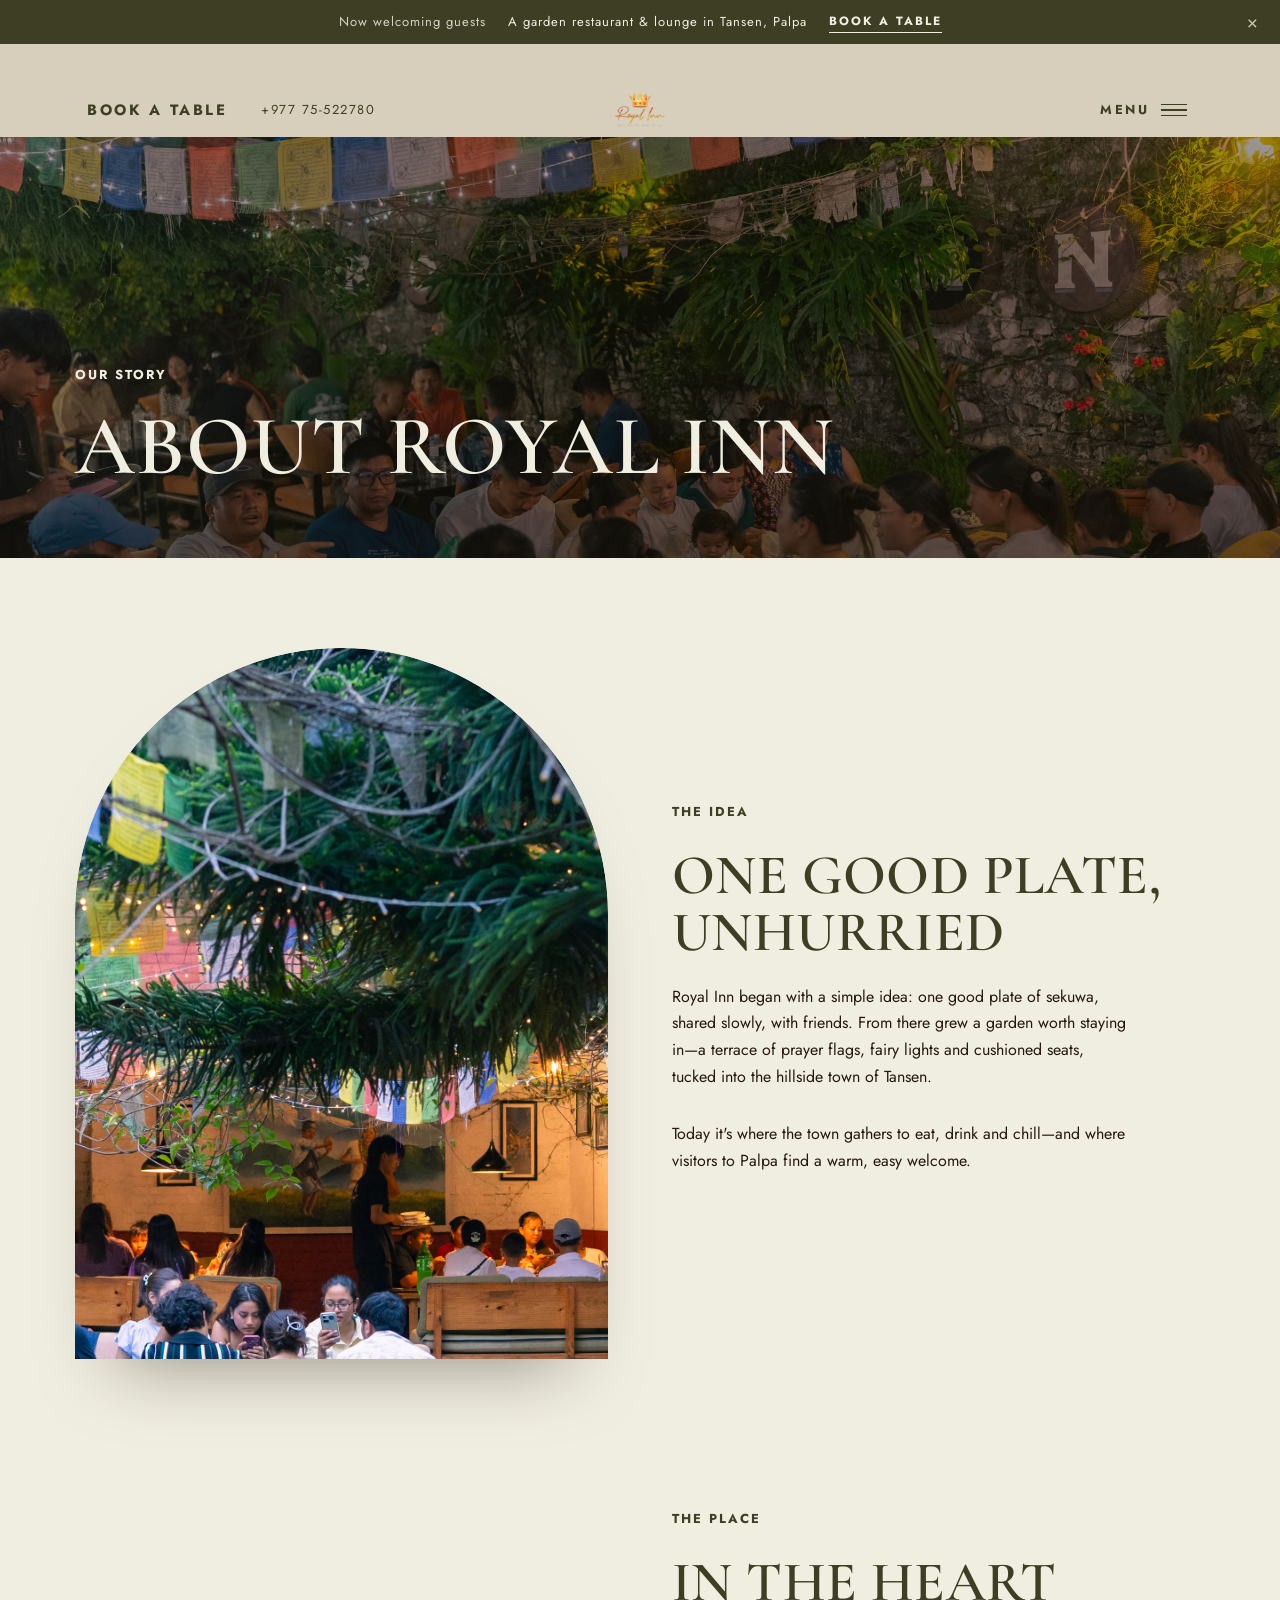
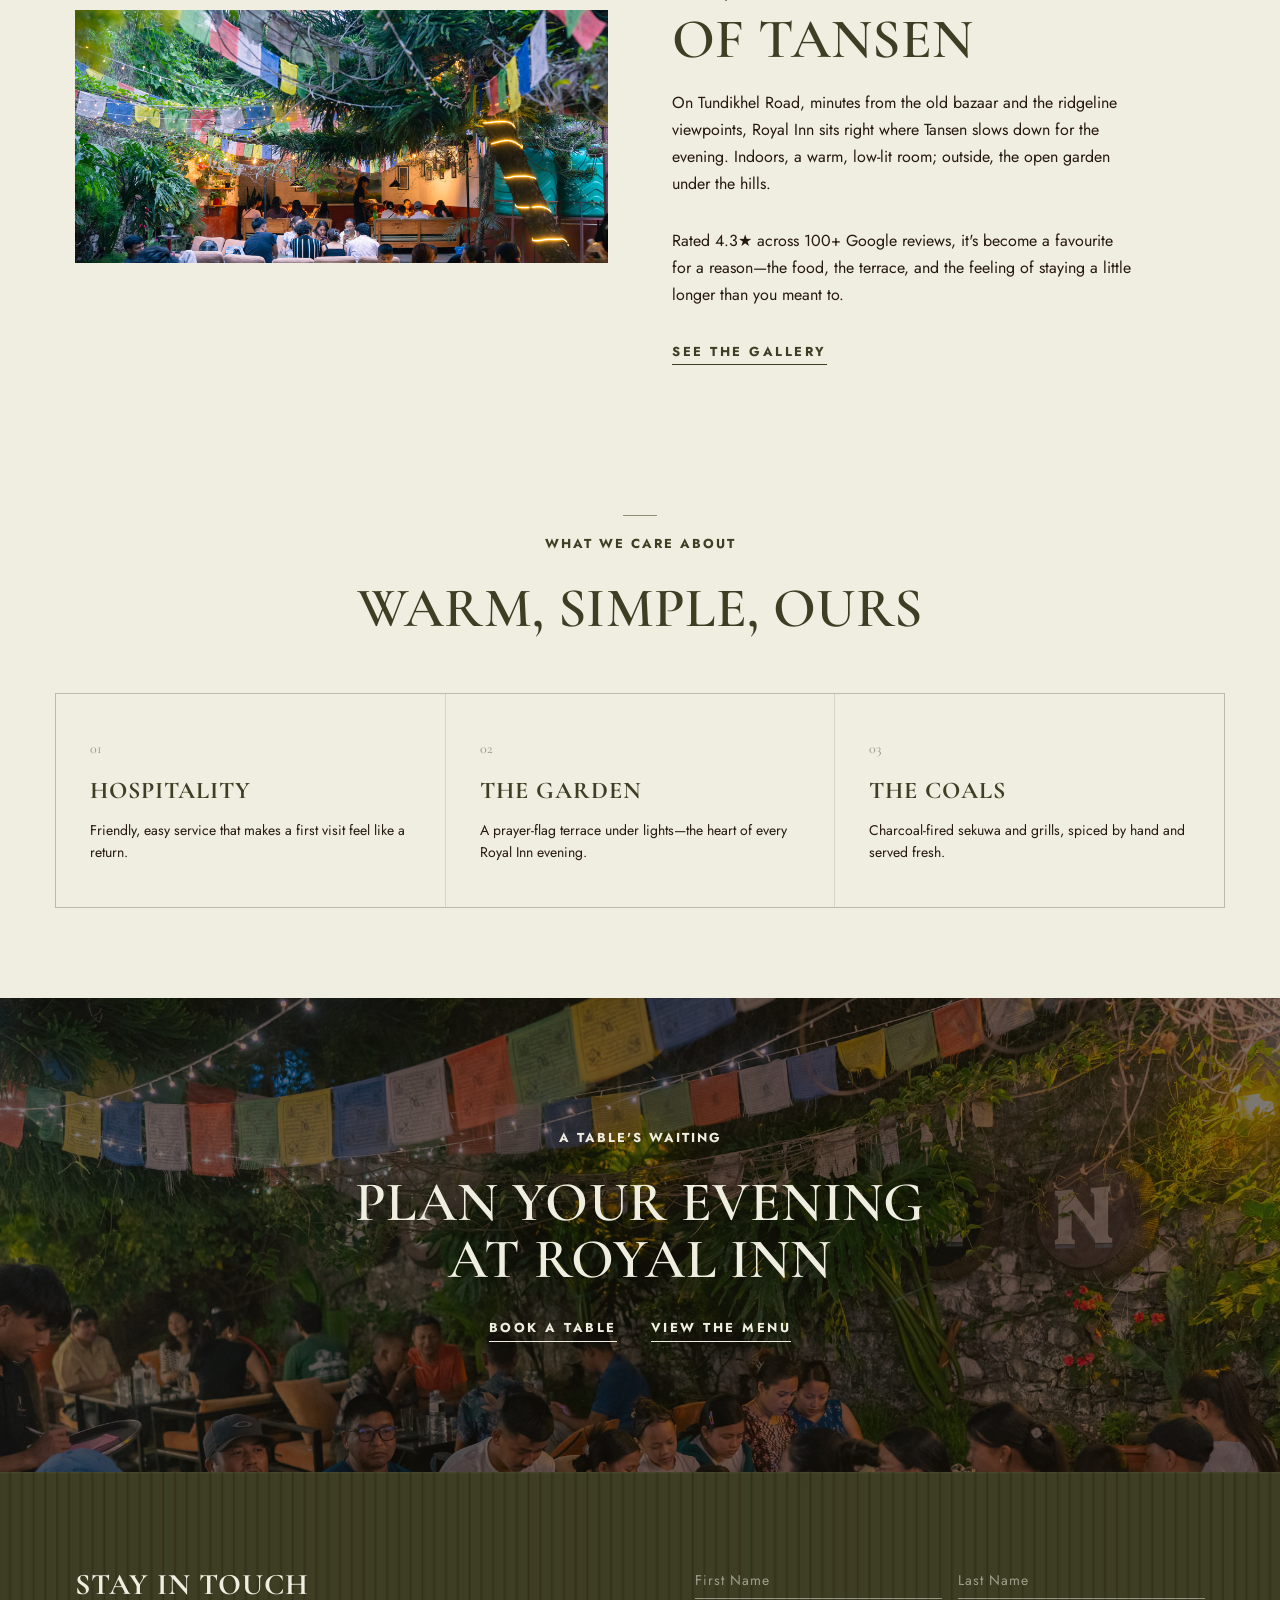
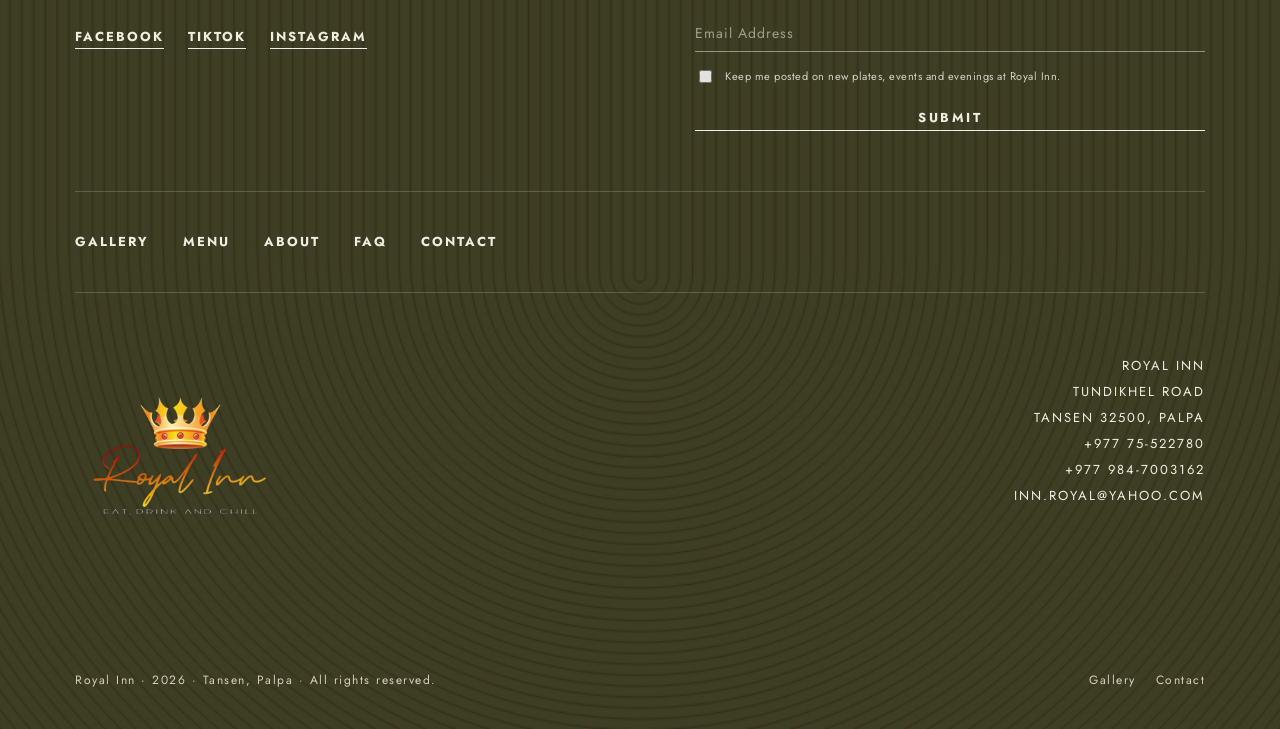
<file: about/index.html>
<!DOCTYPE html>
<html lang="en">
<head>
  <meta charset="UTF-8" />
  <meta name="viewport" content="width=device-width, initial-scale=1.0" />
  <title>About | Royal Inn | Tansen, Palpa</title>
  <meta name="description" content="The story of Royal Inn — a garden retreat in Tansen, Palpa. Charcoal-warm hospitality, a prayer-flag terrace, and the town's favourite gathering place." />
  <link rel="preconnect" href="https://fonts.googleapis.com" />
  <link rel="preconnect" href="https://fonts.gstatic.com" crossorigin />
  <link href="https://fonts.googleapis.com/css2?family=Cormorant+Garamond:ital,wght@0,400;0,500;0,600;0,700;1,400;1,500;1,600&family=Jost:wght@300;400;500;600;700&display=swap" rel="stylesheet" />
  <link rel="stylesheet" href="/styles.css?v=4" />
</head>
<body>
  <a class="skip-link" href="#main">Skip to content</a>

  <div class="announce" id="announce" role="region" aria-label="Announcement">
    <span class="announce__label">Now welcoming guests</span>
    <span class="announce__msg">A garden restaurant &amp; lounge in Tansen, Palpa</span>
    <a class="cta" href="/contact/">Book a Table</a>
    <button class="announce__close" id="announceClose" aria-label="Dismiss announcement">&times;</button>
  </div>

  <header class="header" id="header">
    <div class="header__inner">
      <div class="header__left">
        <a class="header__book" href="/contact/">Book a Table</a>
        <a class="header__phone" href="tel:+97775522780">+977 75-522780</a>
      </div>
      <div class="header__center">
        <a class="logo" href="/" aria-label="Royal Inn home"><img class="logo-img" src="/assets/brand/logo-mark.png" alt="Royal Inn — Eat, Drink and Chill" /></a>
      </div>
      <div class="header__right">
        <button class="menu-toggle" id="menuToggle" aria-expanded="false" aria-controls="navOverlay"><span>Menu</span><span class="menu-toggle__bars" aria-hidden="true"><span></span><span></span><span></span></span></button>
      </div>
    </div>
  </header>

  <nav class="nav-overlay" id="navOverlay" aria-label="Main navigation">
    <div class="nav-overlay__bg" aria-hidden="true"></div>
    <button class="nav-overlay__close" id="navClose"><span>Close</span> &times;</button>
    <img class="nav-overlay__logo" src="/assets/brand/logo-mark.png" alt="Royal Inn" />
    <ul class="nav-overlay__primary">
      <li><a href="/">Home</a></li>
      <li><a href="/gallery/">Gallery</a></li>
      <li><a href="/menu/">Menu</a></li>
      <li><a href="/about/">About</a></li>
      <li><a href="/faq/">FAQ</a></li>
      <li><a href="/contact/">Contact</a></li>
    </ul>
    <ul class="nav-overlay__secondary">
      <li><a href="/contact/">Book a Table</a></li>
      <li><a href="tel:+97775522780">+977 75-522780</a></li>
    </ul>
  </nav>

  <main id="main">
    <section class="page-hero">
      <div class="page-hero__bg ph"><img src="/assets/img/ri-terrace-2.jpg" alt="A full house on the Royal Inn terrace" /></div>
      <div class="page-hero__inner animate-fade">
        <p class="eyebrow">Our Story</p>
        <h1>About Royal Inn</h1>
      </div>
    </section>

    <section class="page-section">
      <div class="media-split">
        <div class="media-split__media animate-fade">
          <div class="reel-frame is-arch" style="aspect-ratio:3/4">
            <img src="/assets/img/ri-arch-1.jpg" alt="The prayer-flag terrace at dusk" style="width:100%;height:100%;object-fit:cover;border-radius:300px 300px 0 0" />
          </div>
        </div>
        <div class="media-split__text animate-fade">
          <p class="eyebrow eyebrow--dark">The Idea</p>
          <h2 class="h-display">One Good Plate,<br />Unhurried</h2>
          <p class="body-copy">Royal Inn began with a simple idea: one good plate of sekuwa, shared slowly, with friends. From there grew a garden worth staying in—a terrace of prayer flags, fairy lights and cushioned seats, tucked into the hillside town of Tansen.</p>
          <p class="body-copy">Today it's where the town gathers to eat, drink and chill—and where visitors to Palpa find a warm, easy welcome.</p>
        </div>
      </div>
    </section>

    <section class="page-section page-section--tight">
      <div class="media-split media-split--reverse">
        <div class="media-split__text animate-fade">
          <p class="eyebrow eyebrow--dark">The Place</p>
          <h2 class="h-display">In the Heart<br />of Tansen</h2>
          <p class="body-copy">On Tundikhel Road, minutes from the old bazaar and the ridgeline viewpoints, Royal Inn sits right where Tansen slows down for the evening. Indoors, a warm, low-lit room; outside, the open garden under the hills.</p>
          <p class="body-copy">Rated 4.3★ across 100+ Google reviews, it's become a favourite for a reason—the food, the terrace, and the feeling of staying a little longer than you meant to.</p>
          <a class="cta" href="/gallery/">See the Gallery</a>
        </div>
        <div class="media-split__media animate-fade">
          <img src="/assets/img/ri-terrace-1.jpg" alt="The garden terrace filled at dusk" style="width:100%;height:100%;object-fit:cover" />
        </div>
      </div>
    </section>

    <section class="page-section" id="values">
      <div class="section-head animate-fade">
        <p class="eyebrow eyebrow--dark">What We Care About</p>
        <h2 class="h-display">Warm, Simple, Ours</h2>
      </div>
      <div class="amenities-grid animate-fade">
        <div class="amenity"><div class="amenity__no">01</div><h3>Hospitality</h3><p>Friendly, easy service that makes a first visit feel like a return.</p></div>
        <div class="amenity"><div class="amenity__no">02</div><h3>The Garden</h3><p>A prayer-flag terrace under lights—the heart of every Royal Inn evening.</p></div>
        <div class="amenity"><div class="amenity__no">03</div><h3>The Coals</h3><p>Charcoal-fired sekuwa and grills, spiced by hand and served fresh.</p></div>
      </div>
    </section>

    <section class="cta-band">
      <div class="cta-band__bg" aria-hidden="true"><img src="/assets/img/ri-terrace-2.jpg" alt="" /></div>
      <div class="container">
        <p class="eyebrow">A Table's Waiting</p>
        <h2 class="h-display">Plan Your Evening<br />at Royal Inn</h2>
        <div class="cta-band__ctas">
          <a class="cta cta--light" href="/contact/">Book a Table</a>
          <a class="cta cta--light" href="/menu/">View the Menu</a>
        </div>
      </div>
    </section>
  </main>

  <footer class="footer" id="footer">
    <div class="footer__bg ph" style="background-image:url('/assets/img/footer-bg.jpg')" aria-hidden="true"></div>
    <div class="container">
      <div class="footer__top">
        <div>
          <h3>Stay in Touch</h3>
          <div class="footer__socials">
            <a href="https://www.facebook.com/inn.royal/" target="_blank" rel="noopener">Facebook <span class="sr-only">(opens in new window)</span></a>
            <a href="https://www.tiktok.com/@royalinn_restaurant" target="_blank" rel="noopener">TikTok <span class="sr-only">(opens in new window)</span></a>
            <a href="https://www.instagram.com/" target="_blank" rel="noopener">Instagram <span class="sr-only">(opens in new window)</span></a>
          </div>
        </div>
        <div>
          <form class="nl" aria-label="Newsletter sign-up">
            <div class="nl__row"><input type="text" placeholder="First Name" aria-label="First Name" /><input type="text" placeholder="Last Name" aria-label="Last Name" /></div>
            <input type="email" placeholder="Email Address" aria-label="Email Address" />
            <label class="nl__check"><input type="checkbox" /> <span>Keep me posted on new plates, events and evenings at Royal Inn.</span></label>
            <button type="submit" class="cta cta--light">Submit</button>
          </form>
        </div>
      </div>
      <nav class="footer__nav" aria-label="Footer"><a href="/gallery/">Gallery</a><a href="/menu/">Menu</a><a href="/about/">About</a><a href="/faq/">FAQ</a><a href="/contact/">Contact</a></nav>
      <div class="footer__brand">
        <a href="/" aria-label="Royal Inn home"><img class="footer__logo" src="/assets/brand/logo-mark.png" alt="Royal Inn — Eat, Drink and Chill" /></a>
        <address class="footer__address">ROYAL INN<br />TUNDIKHEL ROAD<br />TANSEN 32500, PALPA<br />+977 75-522780<br />+977 984-7003162<br />INN.ROYAL@YAHOO.COM</address>
      </div>
      <div class="footer__legal"><span>Royal Inn · 2026 · Tansen, Palpa · All rights reserved.</span><ul><li></li><li><a href="/gallery/">Gallery</a></li><li><a href="/contact/">Contact</a></li></ul></div>
    </div>
  </footer>

  <style>.sr-only{position:absolute;width:1px;height:1px;padding:0;margin:-1px;overflow:hidden;clip:rect(0,0,0,0);border:0}</style>
  <script src="/script.js?v=4"></script>
</body>
</html>
</file>
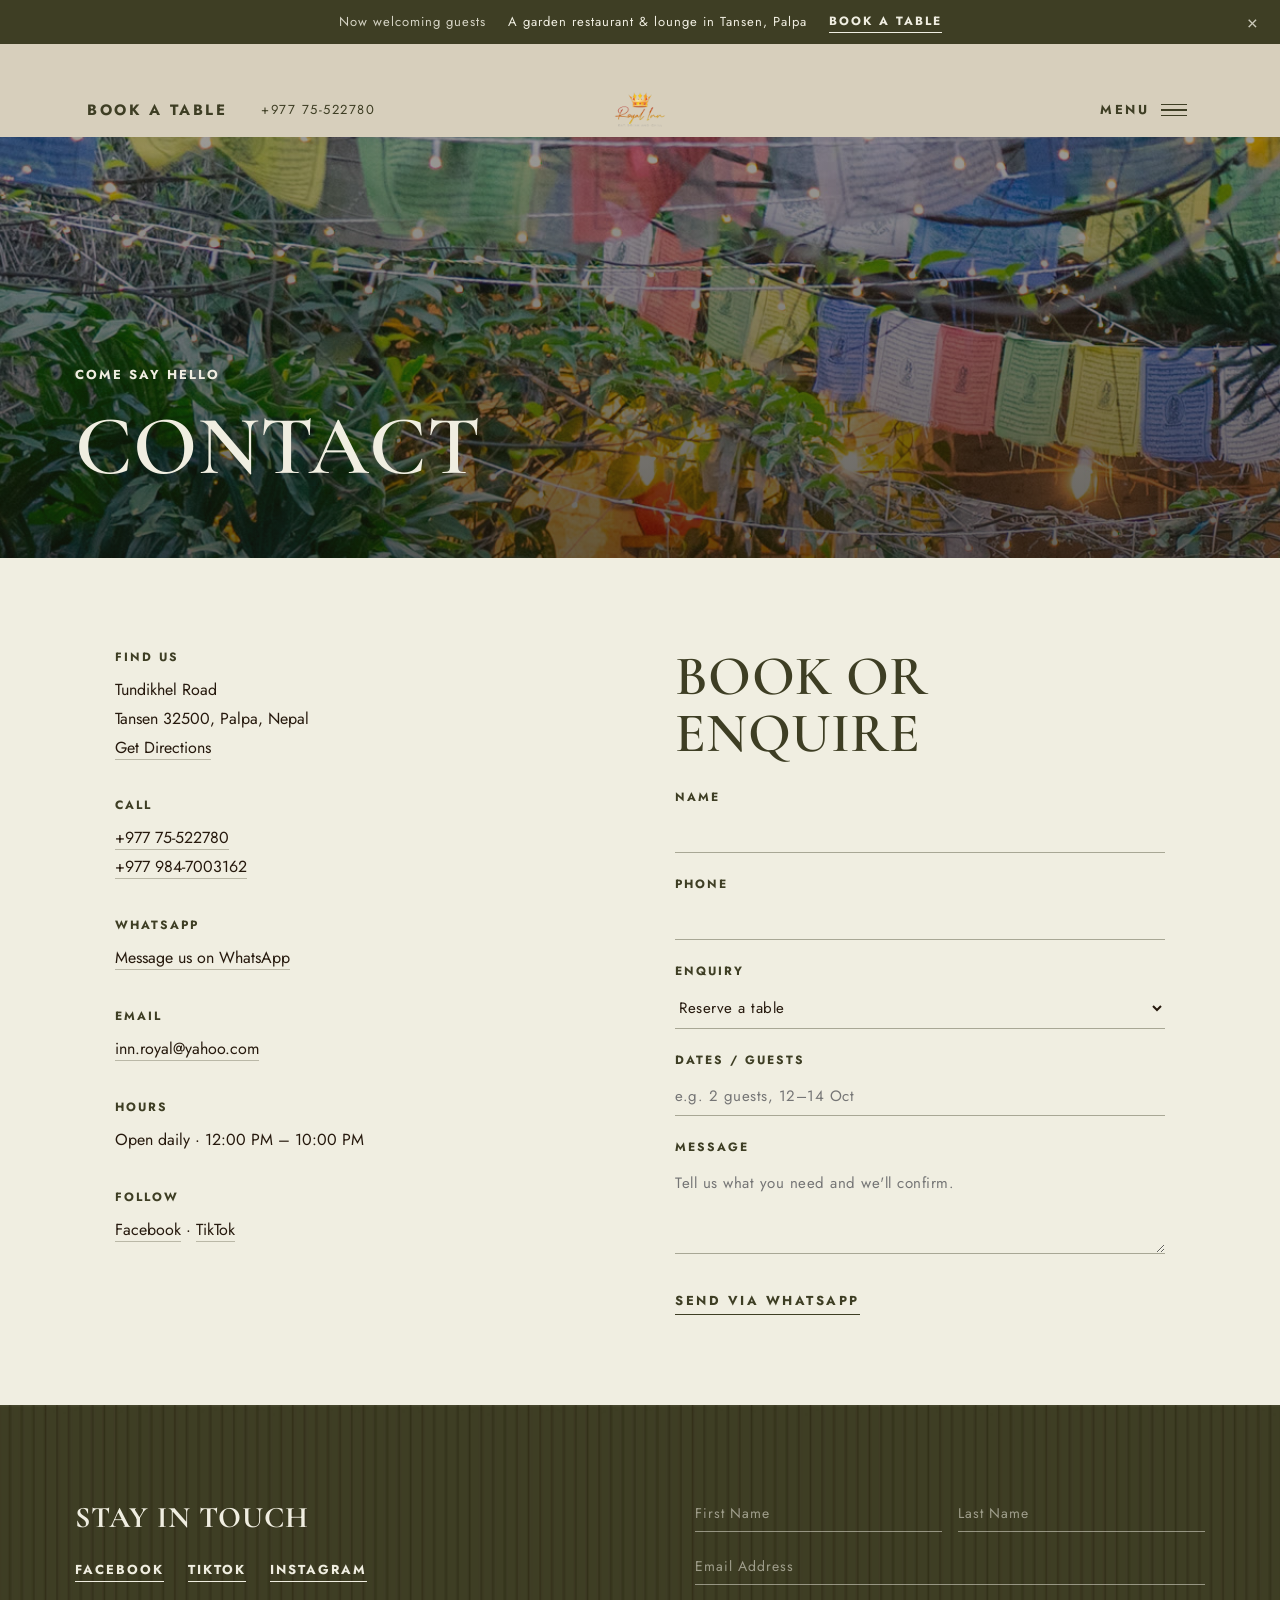
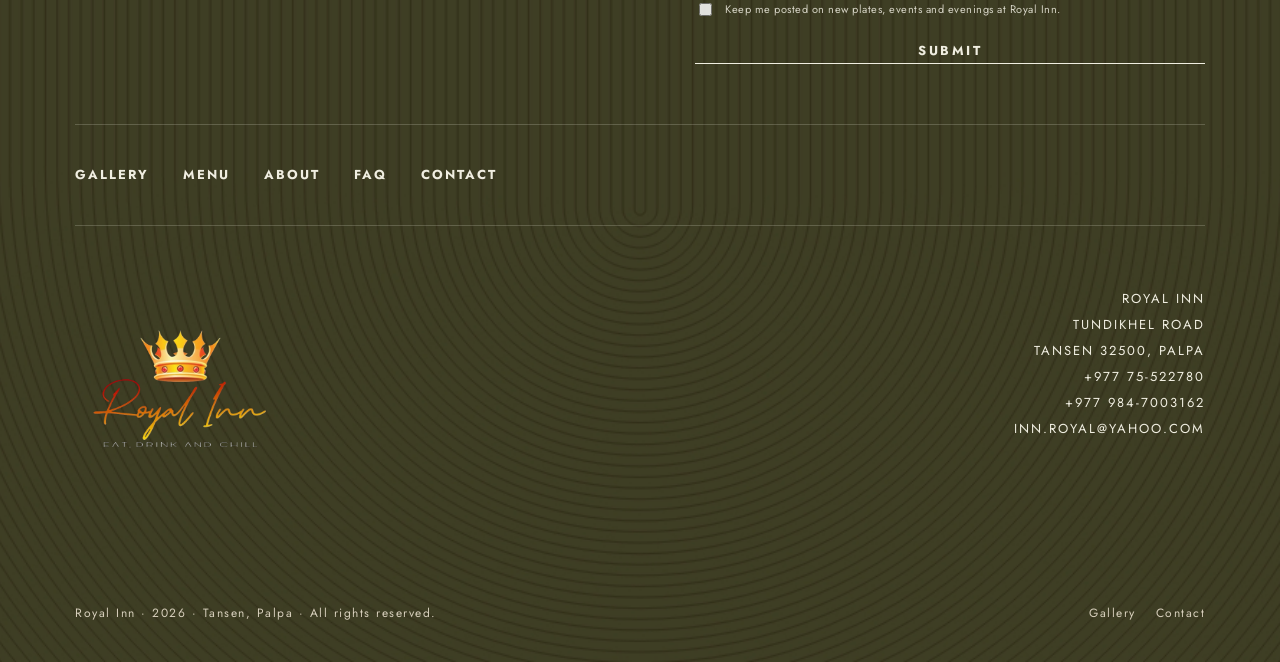
<file: contact/index.html>
<!DOCTYPE html>
<html lang="en">
<head>
  <meta charset="UTF-8" />
  <meta name="viewport" content="width=device-width, initial-scale=1.0" />
  <title>Contact &amp; Booking | Royal Inn | Tansen, Palpa</title>
  <meta name="description" content="Contact Royal Inn — Tundikhel Road, Tansen 32500, Palpa. Call, WhatsApp or email to book a table. Open daily 12:00 PM – 10:00 PM." />
  <link rel="preconnect" href="https://fonts.googleapis.com" />
  <link rel="preconnect" href="https://fonts.gstatic.com" crossorigin />
  <link href="https://fonts.googleapis.com/css2?family=Cormorant+Garamond:ital,wght@0,400;0,500;0,600;0,700;1,400;1,500;1,600&family=Jost:wght@300;400;500;600;700&display=swap" rel="stylesheet" />
  <link rel="stylesheet" href="/styles.css?v=4" />
</head>
<body>
  <a class="skip-link" href="#main">Skip to content</a>

  <div class="announce" id="announce" role="region" aria-label="Announcement">
    <span class="announce__label">Now welcoming guests</span>
    <span class="announce__msg">A garden restaurant &amp; lounge in Tansen, Palpa</span>
    <a class="cta" href="/contact/">Book a Table</a>
    <button class="announce__close" id="announceClose" aria-label="Dismiss announcement">&times;</button>
  </div>

  <header class="header" id="header">
    <div class="header__inner">
      <div class="header__left">
        <a class="header__book" href="/contact/">Book a Table</a>
        <a class="header__phone" href="tel:+97775522780">+977 75-522780</a>
      </div>
      <div class="header__center">
        <a class="logo" href="/" aria-label="Royal Inn home"><img class="logo-img" src="/assets/brand/logo-mark.png" alt="Royal Inn — Eat, Drink and Chill" /></a>
      </div>
      <div class="header__right">
        <button class="menu-toggle" id="menuToggle" aria-expanded="false" aria-controls="navOverlay"><span>Menu</span><span class="menu-toggle__bars" aria-hidden="true"><span></span><span></span><span></span></span></button>
      </div>
    </div>
  </header>

  <nav class="nav-overlay" id="navOverlay" aria-label="Main navigation">
    <div class="nav-overlay__bg" aria-hidden="true"></div>
    <button class="nav-overlay__close" id="navClose"><span>Close</span> &times;</button>
    <img class="nav-overlay__logo" src="/assets/brand/logo-mark.png" alt="Royal Inn" />
    <ul class="nav-overlay__primary">
      <li><a href="/">Home</a></li>
      <li><a href="/gallery/">Gallery</a></li>
      <li><a href="/menu/">Menu</a></li>
      <li><a href="/about/">About</a></li>
      <li><a href="/faq/">FAQ</a></li>
      <li><a href="/contact/">Contact</a></li>
    </ul>
    <ul class="nav-overlay__secondary">
      <li><a href="/contact/">Book a Table</a></li>
      <li><a href="tel:+97775522780">+977 75-522780</a></li>
    </ul>
  </nav>

  <main id="main">
    <section class="page-hero">
      <div class="page-hero__bg ph"><img src="/assets/img/ri-arch-3.jpg" alt="Cushioned seating under the Royal Inn canopy" /></div>
      <div class="page-hero__inner animate-fade">
        <p class="eyebrow">Come Say Hello</p>
        <h1>Contact</h1>
      </div>
    </section>

    <div class="page-section">
      <div class="container">
        <div class="contact-grid">
          <div class="contact-info animate-fade">
            <div class="block">
              <div class="label">Find Us</div>
              <div class="value">Tundikhel Road<br />Tansen 32500, Palpa, Nepal<br />
                <a href="https://www.google.com/maps/dir/?api=1&destination=Royal+Inn+Tansen+Palpa+Nepal" target="_blank" rel="noopener">Get Directions</a></div>
            </div>
            <div class="block">
              <div class="label">Call</div>
              <div class="value"><a href="tel:+97775522780">+977 75-522780</a><br /><a href="tel:+9779847003162">+977 984-7003162</a></div>
            </div>
            <div class="block">
              <div class="label">WhatsApp</div>
              <div class="value"><a href="https://wa.me/9779847003162" target="_blank" rel="noopener">Message us on WhatsApp</a></div>
            </div>
            <div class="block">
              <div class="label">Email</div>
              <div class="value"><a href="mailto:inn.royal@yahoo.com">inn.royal@yahoo.com</a></div>
            </div>
            <div class="block">
              <div class="label">Hours</div>
              <div class="value">Open daily · 12:00 PM – 10:00 PM</div>
            </div>
            <div class="block">
              <div class="label">Follow</div>
              <div class="value"><a href="https://www.facebook.com/inn.royal/" target="_blank" rel="noopener">Facebook</a> · <a href="https://www.tiktok.com/@royalinn_restaurant" target="_blank" rel="noopener">TikTok</a></div>
            </div>
          </div>

          <div class="contact-form animate-fade">
            <h2 class="h-display" style="margin-bottom:26px">Book or Enquire</h2>
            <form id="contactForm" aria-label="Contact Royal Inn">
              <div class="field"><label for="cname">Name</label><input type="text" id="cname" name="name" autocomplete="name" /></div>
              <div class="field"><label for="cphone">Phone</label><input type="tel" id="cphone" name="phone" autocomplete="tel" /></div>
              <div class="field"><label for="ctype">Enquiry</label>
                <select id="ctype" name="type">
                  <option>Reserve a table</option><option>Event or celebration</option><option>General enquiry</option>
                </select>
              </div>
              <div class="field"><label for="cdates">Dates / Guests</label><input type="text" id="cdates" name="dates" placeholder="e.g. 2 guests, 12–14 Oct" /></div>
              <div class="field"><label for="cmsg">Message</label><textarea id="cmsg" name="message" placeholder="Tell us what you need and we'll confirm."></textarea></div>
              <button type="submit" class="cta">Send via WhatsApp</button>
            </form>
          </div>
        </div>
      </div>
    </div>
  </main>

  <footer class="footer" id="footer">
    <div class="footer__bg ph" style="background-image:url('/assets/img/footer-bg.jpg')" aria-hidden="true"></div>
    <div class="container">
      <div class="footer__top">
        <div>
          <h3>Stay in Touch</h3>
          <div class="footer__socials">
            <a href="https://www.facebook.com/inn.royal/" target="_blank" rel="noopener">Facebook <span class="sr-only">(opens in new window)</span></a>
            <a href="https://www.tiktok.com/@royalinn_restaurant" target="_blank" rel="noopener">TikTok <span class="sr-only">(opens in new window)</span></a>
            <a href="https://www.instagram.com/" target="_blank" rel="noopener">Instagram <span class="sr-only">(opens in new window)</span></a>
          </div>
        </div>
        <div>
          <form class="nl" aria-label="Newsletter sign-up">
            <div class="nl__row"><input type="text" placeholder="First Name" aria-label="First Name" /><input type="text" placeholder="Last Name" aria-label="Last Name" /></div>
            <input type="email" placeholder="Email Address" aria-label="Email Address" />
            <label class="nl__check"><input type="checkbox" /> <span>Keep me posted on new plates, events and evenings at Royal Inn.</span></label>
            <button type="submit" class="cta cta--light">Submit</button>
          </form>
        </div>
      </div>
      <nav class="footer__nav" aria-label="Footer"><a href="/gallery/">Gallery</a><a href="/menu/">Menu</a><a href="/about/">About</a><a href="/faq/">FAQ</a><a href="/contact/">Contact</a></nav>
      <div class="footer__brand">
        <a href="/" aria-label="Royal Inn home"><img class="footer__logo" src="/assets/brand/logo-mark.png" alt="Royal Inn — Eat, Drink and Chill" /></a>
        <address class="footer__address">ROYAL INN<br />TUNDIKHEL ROAD<br />TANSEN 32500, PALPA<br />+977 75-522780<br />+977 984-7003162<br />INN.ROYAL@YAHOO.COM</address>
      </div>
      <div class="footer__legal"><span>Royal Inn · 2026 · Tansen, Palpa · All rights reserved.</span><ul><li></li><li><a href="/gallery/">Gallery</a></li><li><a href="/contact/">Contact</a></li></ul></div>
    </div>
  </footer>

  <style>.sr-only{position:absolute;width:1px;height:1px;padding:0;margin:-1px;overflow:hidden;clip:rect(0,0,0,0);border:0}</style>
  <script src="/script.js?v=4"></script>
  <script>
    var cf = document.getElementById('contactForm');
    if (cf) cf.addEventListener('submit', function (e) {
      e.preventDefault();
      var name=(document.getElementById('cname').value||'').trim();
      var phone=(document.getElementById('cphone').value||'').trim();
      var type=document.getElementById('ctype').value;
      var dates=(document.getElementById('cdates').value||'').trim();
      var msg=(document.getElementById('cmsg').value||'').trim();
      var text='Hi Royal Inn! '+(name?"I'm "+name+'. ':'')+'Enquiry: '+type+'. '+(dates?dates+'. ':'')+(msg?msg+' ':'')+(phone?'('+phone+')':'');
      window.open('https://wa.me/9779847003162?text='+encodeURIComponent(text),'_blank','noopener');
    });
  </script>
</body>
</html>
</file>
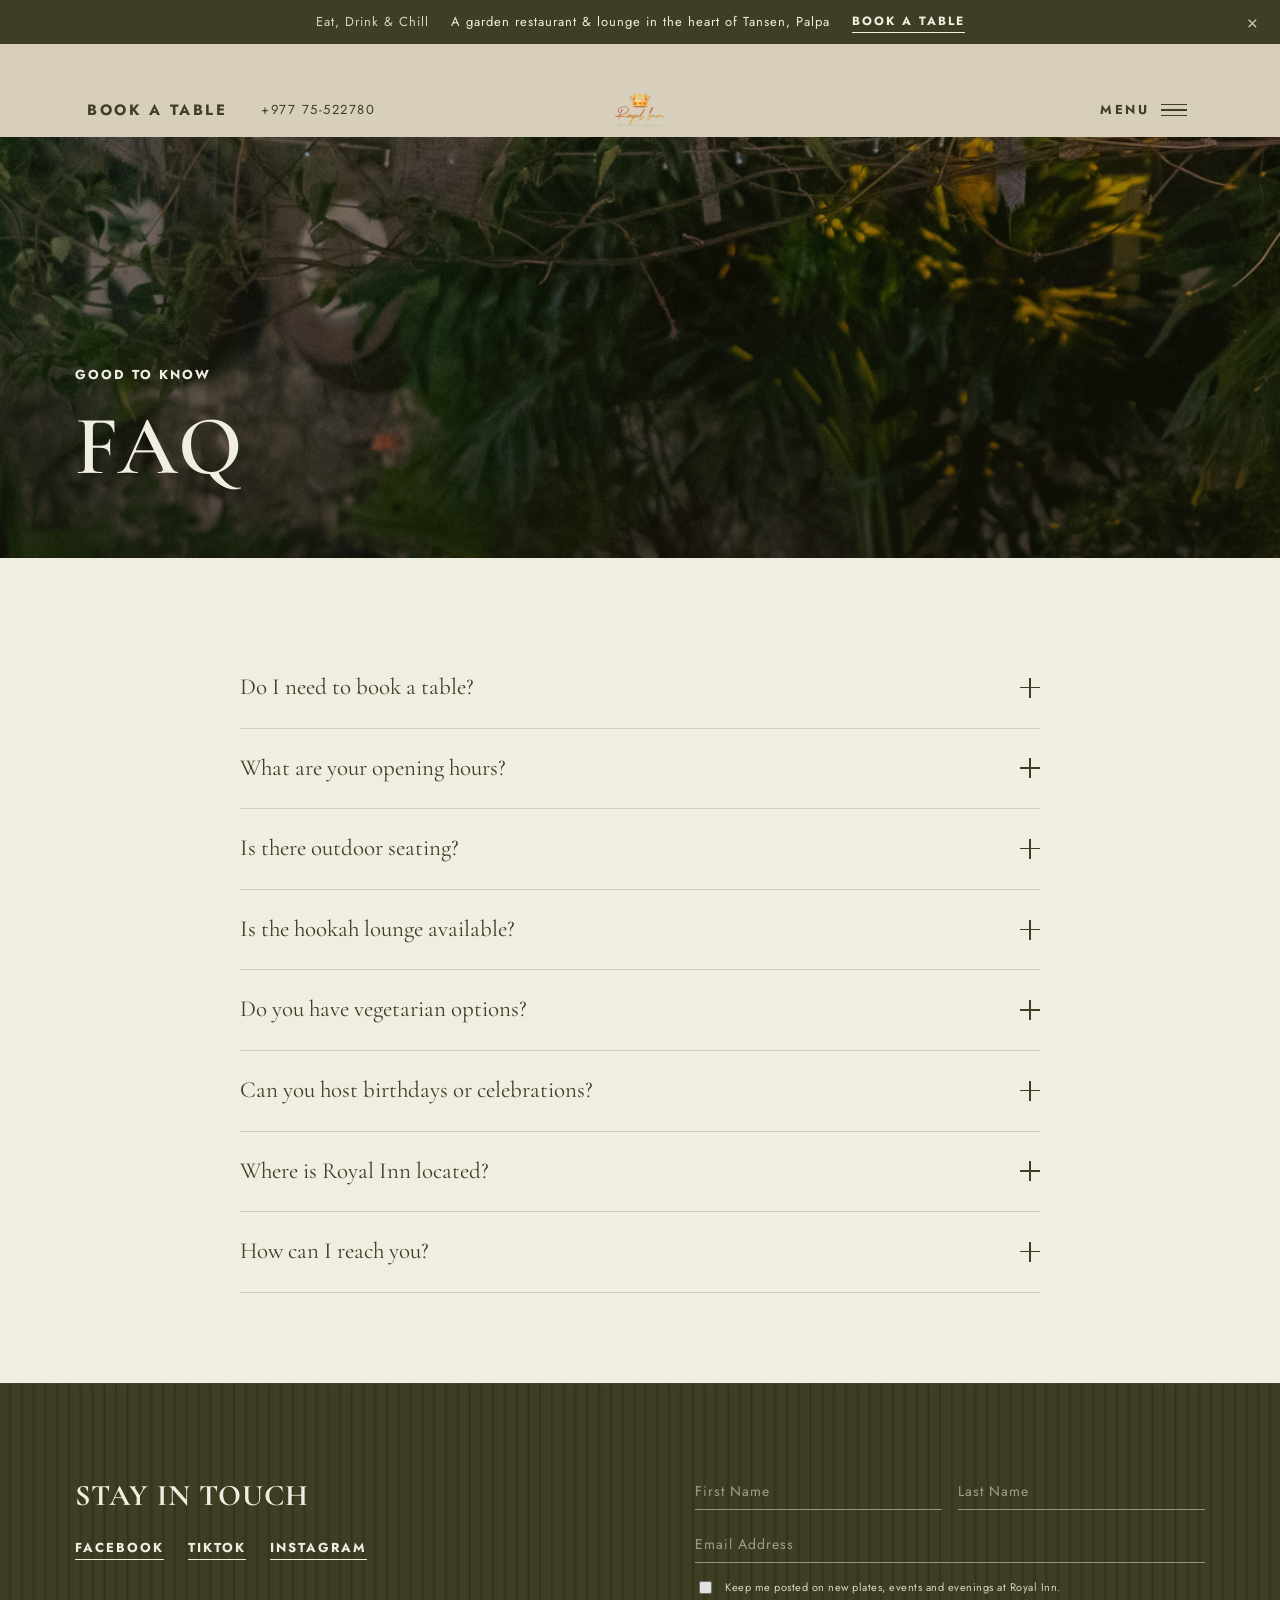
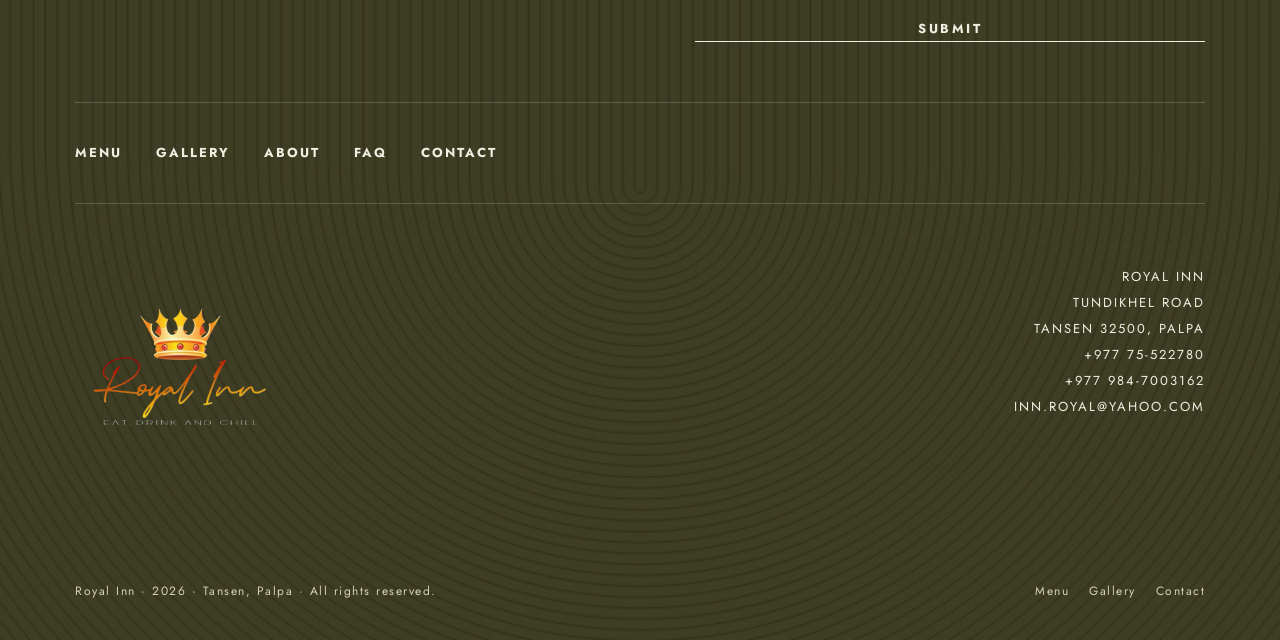
<file: faq/index.html>
<!DOCTYPE html>
<html lang="en">
<head>
  <meta charset="UTF-8" />
  <meta name="viewport" content="width=device-width, initial-scale=1.0" />
  <title>FAQ | Royal Inn | Tansen, Palpa</title>
  <meta name="description" content="Answers about Royal Inn — booking a table, opening hours, outdoor seating, the hookah lounge, vegetarian options, celebrations, location and contact." />
  <link rel="preconnect" href="https://fonts.googleapis.com" />
  <link rel="preconnect" href="https://fonts.gstatic.com" crossorigin />
  <link href="https://fonts.googleapis.com/css2?family=Cormorant+Garamond:ital,wght@0,400;0,500;0,600;0,700;1,400;1,500;1,600&family=Jost:wght@300;400;500;600;700&display=swap" rel="stylesheet" />
  <link rel="stylesheet" href="/styles.css?v=4" />
</head>
<body>
  <a class="skip-link" href="#main">Skip to content</a>

  <div class="announce" id="announce" role="region" aria-label="Announcement">
    <span class="announce__label">Eat, Drink &amp; Chill</span>
    <span class="announce__msg">A garden restaurant &amp; lounge in the heart of Tansen, Palpa</span>
    <a class="cta" href="/contact/">Book a Table</a>
    <button class="announce__close" id="announceClose" aria-label="Dismiss announcement">&times;</button>
  </div>

  <header class="header" id="header">
    <div class="header__inner">
      <div class="header__left">
        <a class="header__book" href="/contact/">Book a Table</a>
        <a class="header__phone" href="tel:+97775522780">+977 75-522780</a>
      </div>
      <div class="header__center">
        <a class="logo" href="/" aria-label="Royal Inn home"><img class="logo-img" src="/assets/brand/logo-mark.png" alt="Royal Inn — Eat, Drink and Chill" /></a>
      </div>
      <div class="header__right">
        <button class="menu-toggle" id="menuToggle" aria-expanded="false" aria-controls="navOverlay"><span>Menu</span><span class="menu-toggle__bars" aria-hidden="true"><span></span><span></span><span></span></span></button>
      </div>
    </div>
  </header>

  <nav class="nav-overlay" id="navOverlay" aria-label="Main navigation">
    <div class="nav-overlay__bg" aria-hidden="true"></div>
    <button class="nav-overlay__close" id="navClose"><span>Close</span> &times;</button>
    <img class="nav-overlay__logo" src="/assets/brand/logo-mark.png" alt="Royal Inn" />
    <ul class="nav-overlay__primary">
      <li><a href="/">Home</a></li>
      <li><a href="/menu/">Menu</a></li>
      <li><a href="/gallery/">Gallery</a></li>
      <li><a href="/about/">About</a></li>
      <li><a href="/faq/">FAQ</a></li>
      <li><a href="/contact/">Contact</a></li>
    </ul>
    <ul class="nav-overlay__secondary">
      <li><a href="/contact/">Book a Table</a></li>
      <li><a href="tel:+97775522780">+977 75-522780</a></li>
    </ul>
  </nav>

  <main id="main">
    <section class="page-hero">
      <div class="page-hero__bg ph"><img src="/assets/img/ri-arch-2.jpg" alt="An evening on the Royal Inn terrace" /></div>
      <div class="page-hero__inner animate-fade">
        <p class="eyebrow">Good to Know</p>
        <h1>FAQ</h1>
      </div>
    </section>

    <div class="page-section">
      <div class="container">
        <div class="faq animate-fade">
          <div class="faq__item">
            <button class="faq__q" aria-expanded="false">Do I need to book a table? <span class="plus" aria-hidden="true"></span></button>
            <div class="faq__a"><div class="faq__a-inner">Walk-ins are always welcome. For weekend evenings, larger groups or a terrace table, we recommend reserving ahead so we can hold the right spot—it takes under a minute here on the site.</div></div>
          </div>
          <div class="faq__item">
            <button class="faq__q" aria-expanded="false">What are your opening hours? <span class="plus" aria-hidden="true"></span></button>
            <div class="faq__a"><div class="faq__a-inner">Every day, 12:00 PM to 10:00 PM—kitchen, bar and lounge all running throughout.</div></div>
          </div>
          <div class="faq__item">
            <button class="faq__q" aria-expanded="false">Is there outdoor seating? <span class="plus" aria-hidden="true"></span></button>
            <div class="faq__a"><div class="faq__a-inner">Yes—alongside our warm indoor room we have an open-air garden terrace under prayer flags and lights, our most popular seating on clear evenings.</div></div>
          </div>
          <div class="faq__item">
            <button class="faq__q" aria-expanded="false">Is the hookah lounge available? <span class="plus" aria-hidden="true"></span></button>
            <div class="faq__a"><div class="faq__a-inner">Yes. Royal Inn is widely regarded as the best hookah in Tansen, with classic and premium flavours served through the day and evening.</div></div>
          </div>
          <div class="faq__item">
            <button class="faq__q" aria-expanded="false">Do you have vegetarian options? <span class="plus" aria-hidden="true"></span></button>
            <div class="faq__a"><div class="faq__a-inner">We do—momo, rice, sizzlers and sides. Let us know when you book and we'll steer the table vegetarian.</div></div>
          </div>
          <div class="faq__item">
            <button class="faq__q" aria-expanded="false">Can you host birthdays or celebrations? <span class="plus" aria-hidden="true"></span></button>
            <div class="faq__a"><div class="faq__a-inner">Absolutely—it's one of our favourite things. Tell us the occasion when you book (cake, flowers, a reserved corner, hookah ready on arrival) and we'll take care of the rest.</div></div>
          </div>
          <div class="faq__item">
            <button class="faq__q" aria-expanded="false">Where is Royal Inn located? <span class="plus" aria-hidden="true"></span></button>
            <div class="faq__a"><div class="faq__a-inner">On Tundikhel Road in central Tansen, Palpa—easy to reach from anywhere in town, and a short walk from the old bazaar and viewpoints. Tap "Get Directions" on the home page.</div></div>
          </div>
          <div class="faq__item">
            <button class="faq__q" aria-expanded="false">How can I reach you? <span class="plus" aria-hidden="true"></span></button>
            <div class="faq__a"><div class="faq__a-inner">Call +977 75-522780 or +977 984-7003162, message us on WhatsApp, or email inn.royal@yahoo.com. Full details on the <a href="/contact/" style="border-bottom:1px solid currentColor">Contact</a> page.</div></div>
          </div>
        </div>
      </div>
    </div>
  </main>

  <footer class="footer" id="footer">
    <div class="footer__bg ph" style="background-image:url('/assets/img/footer-bg.jpg')" aria-hidden="true"></div>
    <div class="container">
      <div class="footer__top">
        <div>
          <h3>Stay in Touch</h3>
          <div class="footer__socials">
            <a href="https://www.facebook.com/inn.royal/" target="_blank" rel="noopener">Facebook <span class="sr-only">(opens in new window)</span></a>
            <a href="https://www.tiktok.com/@royalinn_restaurant" target="_blank" rel="noopener">TikTok <span class="sr-only">(opens in new window)</span></a>
            <a href="https://www.instagram.com/" target="_blank" rel="noopener">Instagram <span class="sr-only">(opens in new window)</span></a>
          </div>
        </div>
        <div>
          <form class="nl" aria-label="Newsletter sign-up">
            <div class="nl__row"><input type="text" placeholder="First Name" aria-label="First Name" /><input type="text" placeholder="Last Name" aria-label="Last Name" /></div>
            <input type="email" placeholder="Email Address" aria-label="Email Address" />
            <label class="nl__check"><input type="checkbox" /> <span>Keep me posted on new plates, events and evenings at Royal Inn.</span></label>
            <button type="submit" class="cta cta--light">Submit</button>
          </form>
        </div>
      </div>
      <nav class="footer__nav" aria-label="Footer"><a href="/menu/">Menu</a><a href="/gallery/">Gallery</a><a href="/about/">About</a><a href="/faq/">FAQ</a><a href="/contact/">Contact</a></nav>
      <div class="footer__brand">
        <a href="/" aria-label="Royal Inn home"><img class="footer__logo" src="/assets/brand/logo-mark.png" alt="Royal Inn — Eat, Drink and Chill" /></a>
        <address class="footer__address">ROYAL INN<br />TUNDIKHEL ROAD<br />TANSEN 32500, PALPA<br />+977 75-522780<br />+977 984-7003162<br />INN.ROYAL@YAHOO.COM</address>
      </div>
      <div class="footer__legal"><span>Royal Inn · 2026 · Tansen, Palpa · All rights reserved.</span><ul><li><a href="/menu/">Menu</a></li><li><a href="/gallery/">Gallery</a></li><li><a href="/contact/">Contact</a></li></ul></div>
    </div>
  </footer>

  <style>.sr-only{position:absolute;width:1px;height:1px;padding:0;margin:-1px;overflow:hidden;clip:rect(0,0,0,0);border:0}</style>
  <script src="/script.js?v=4"></script>
</body>
</html>
</file>
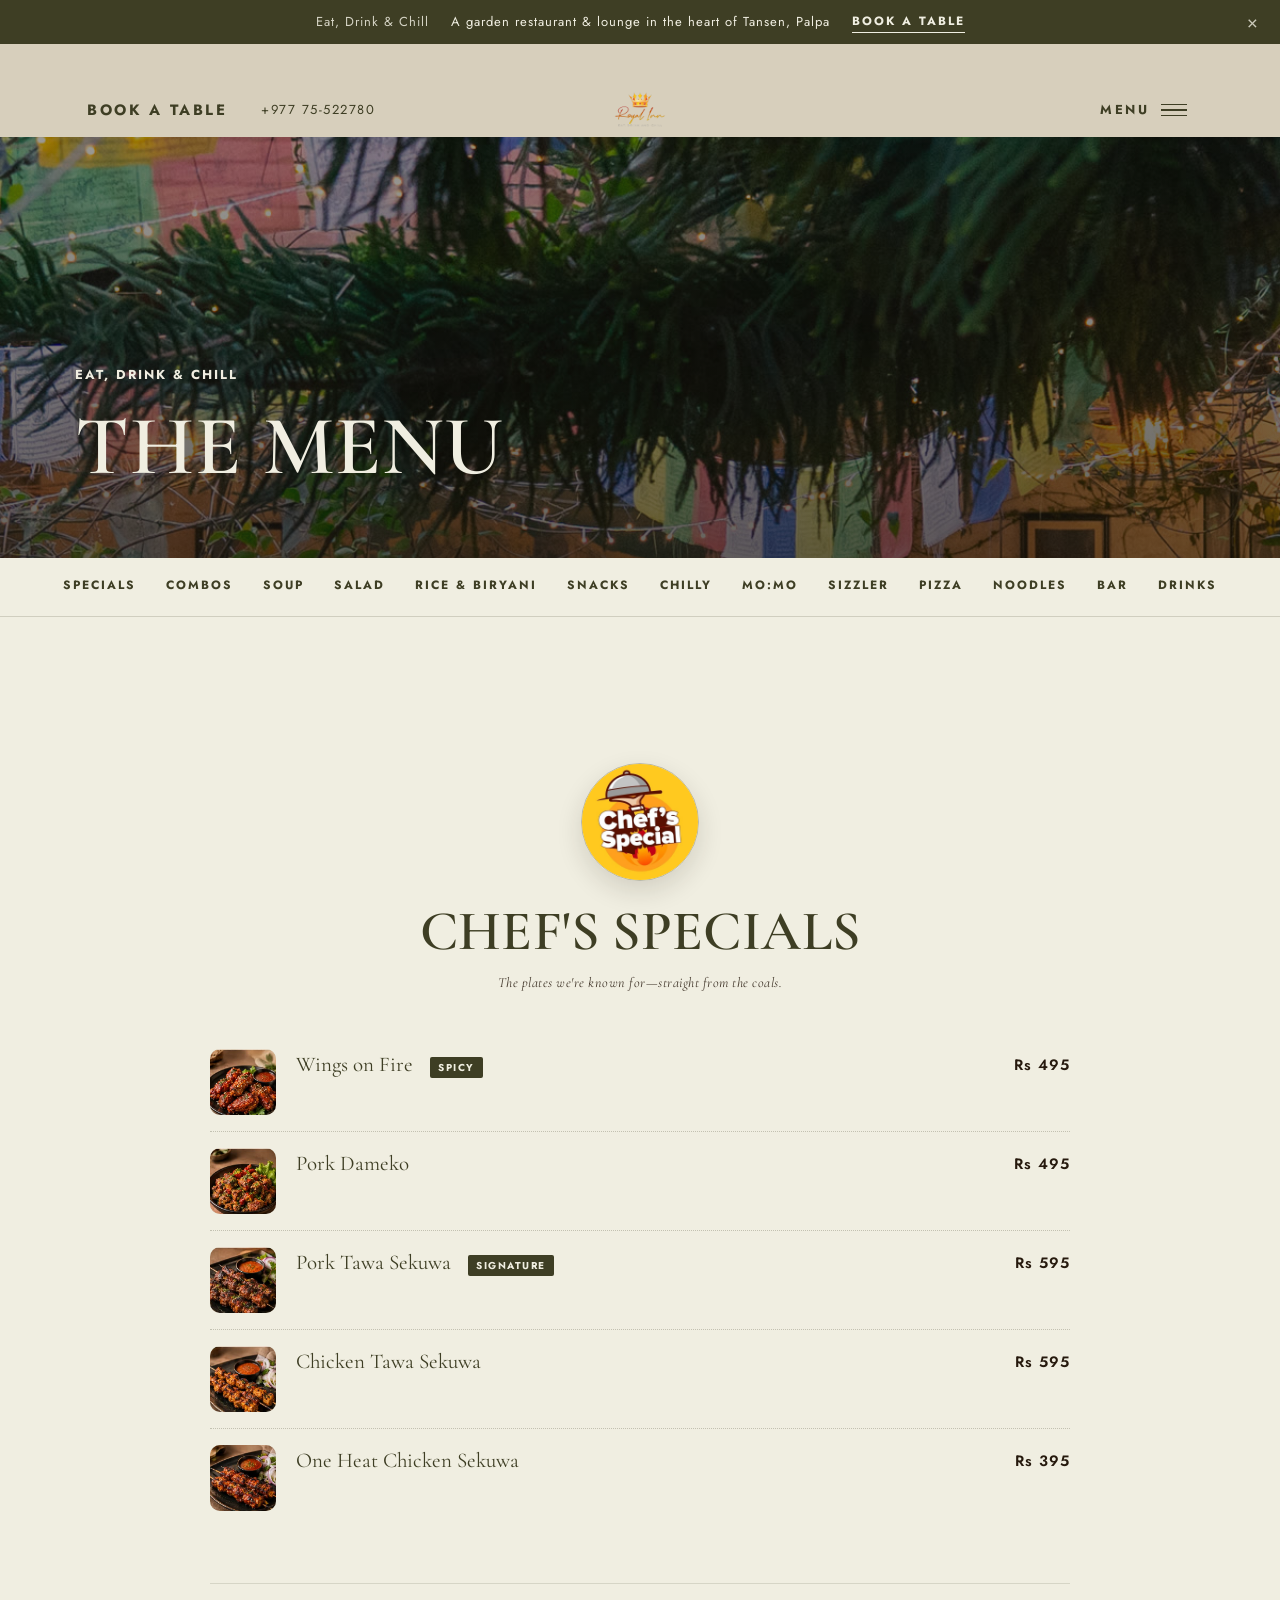
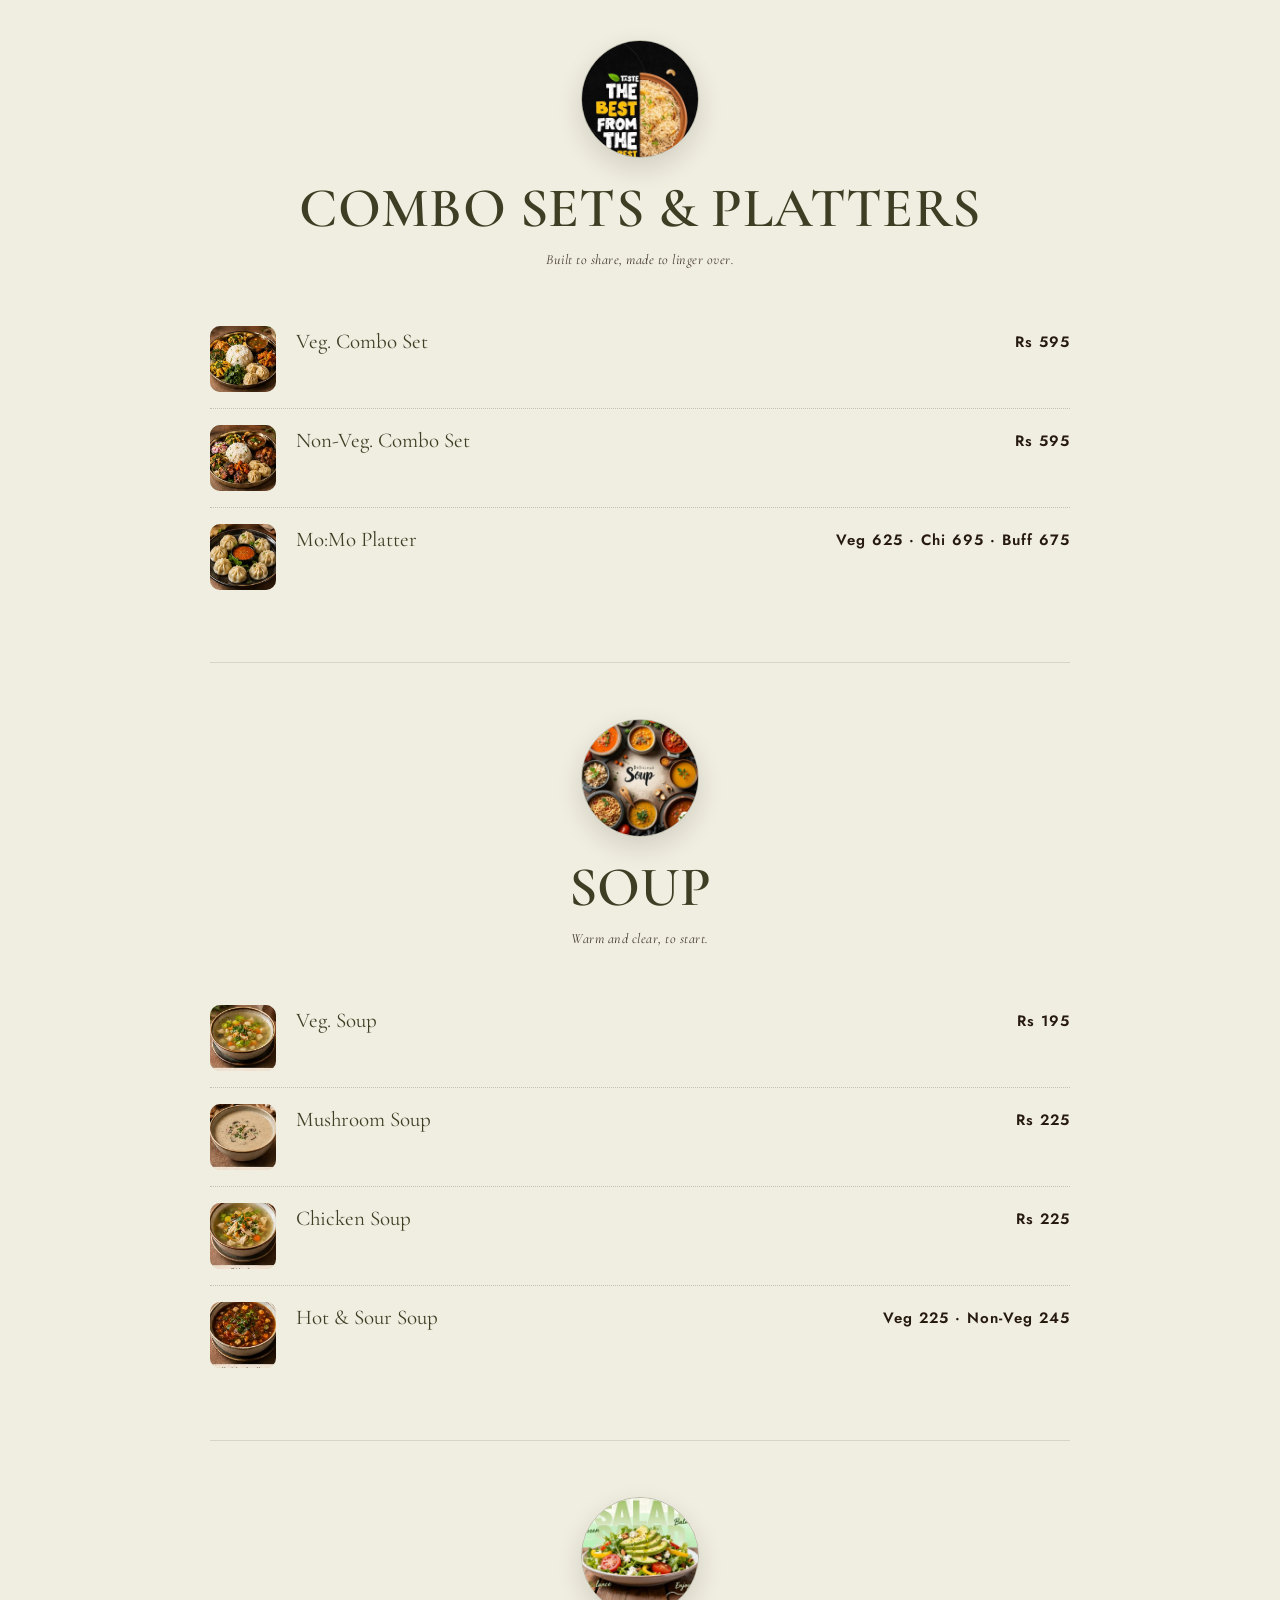
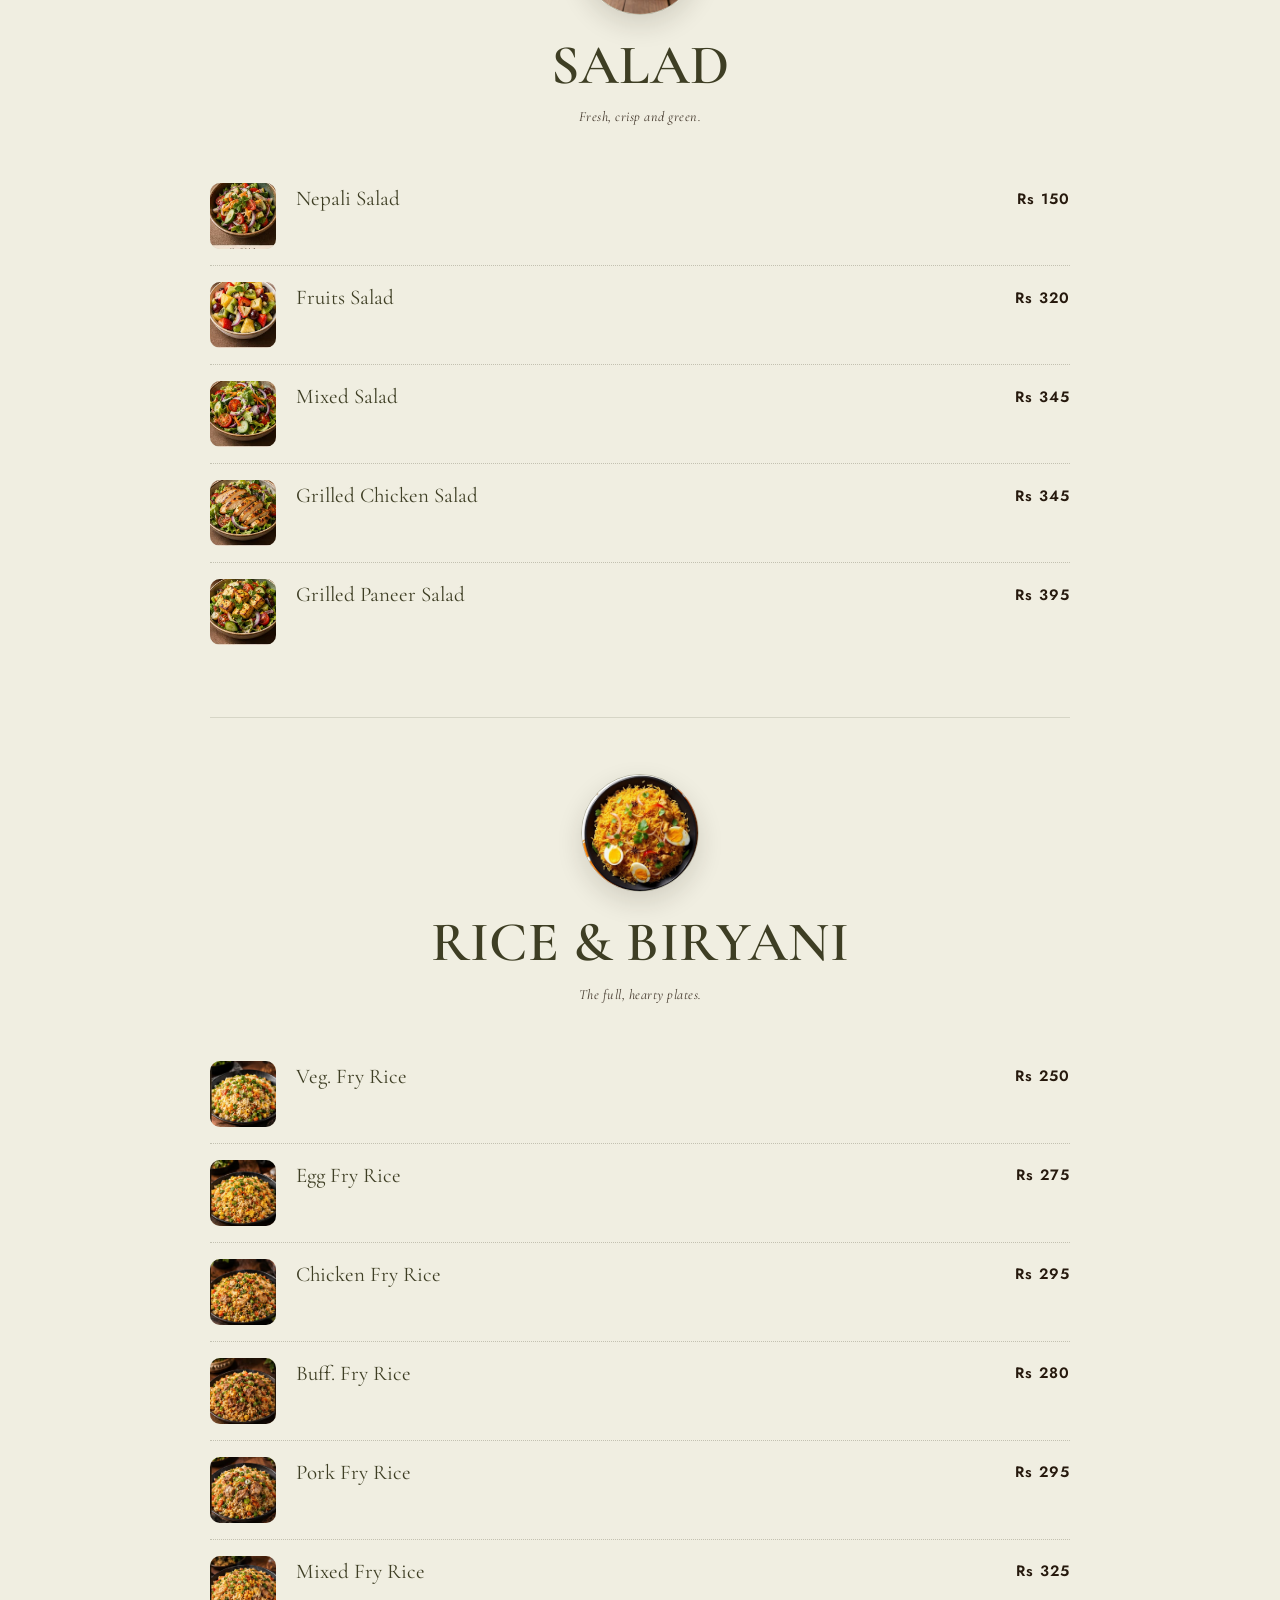
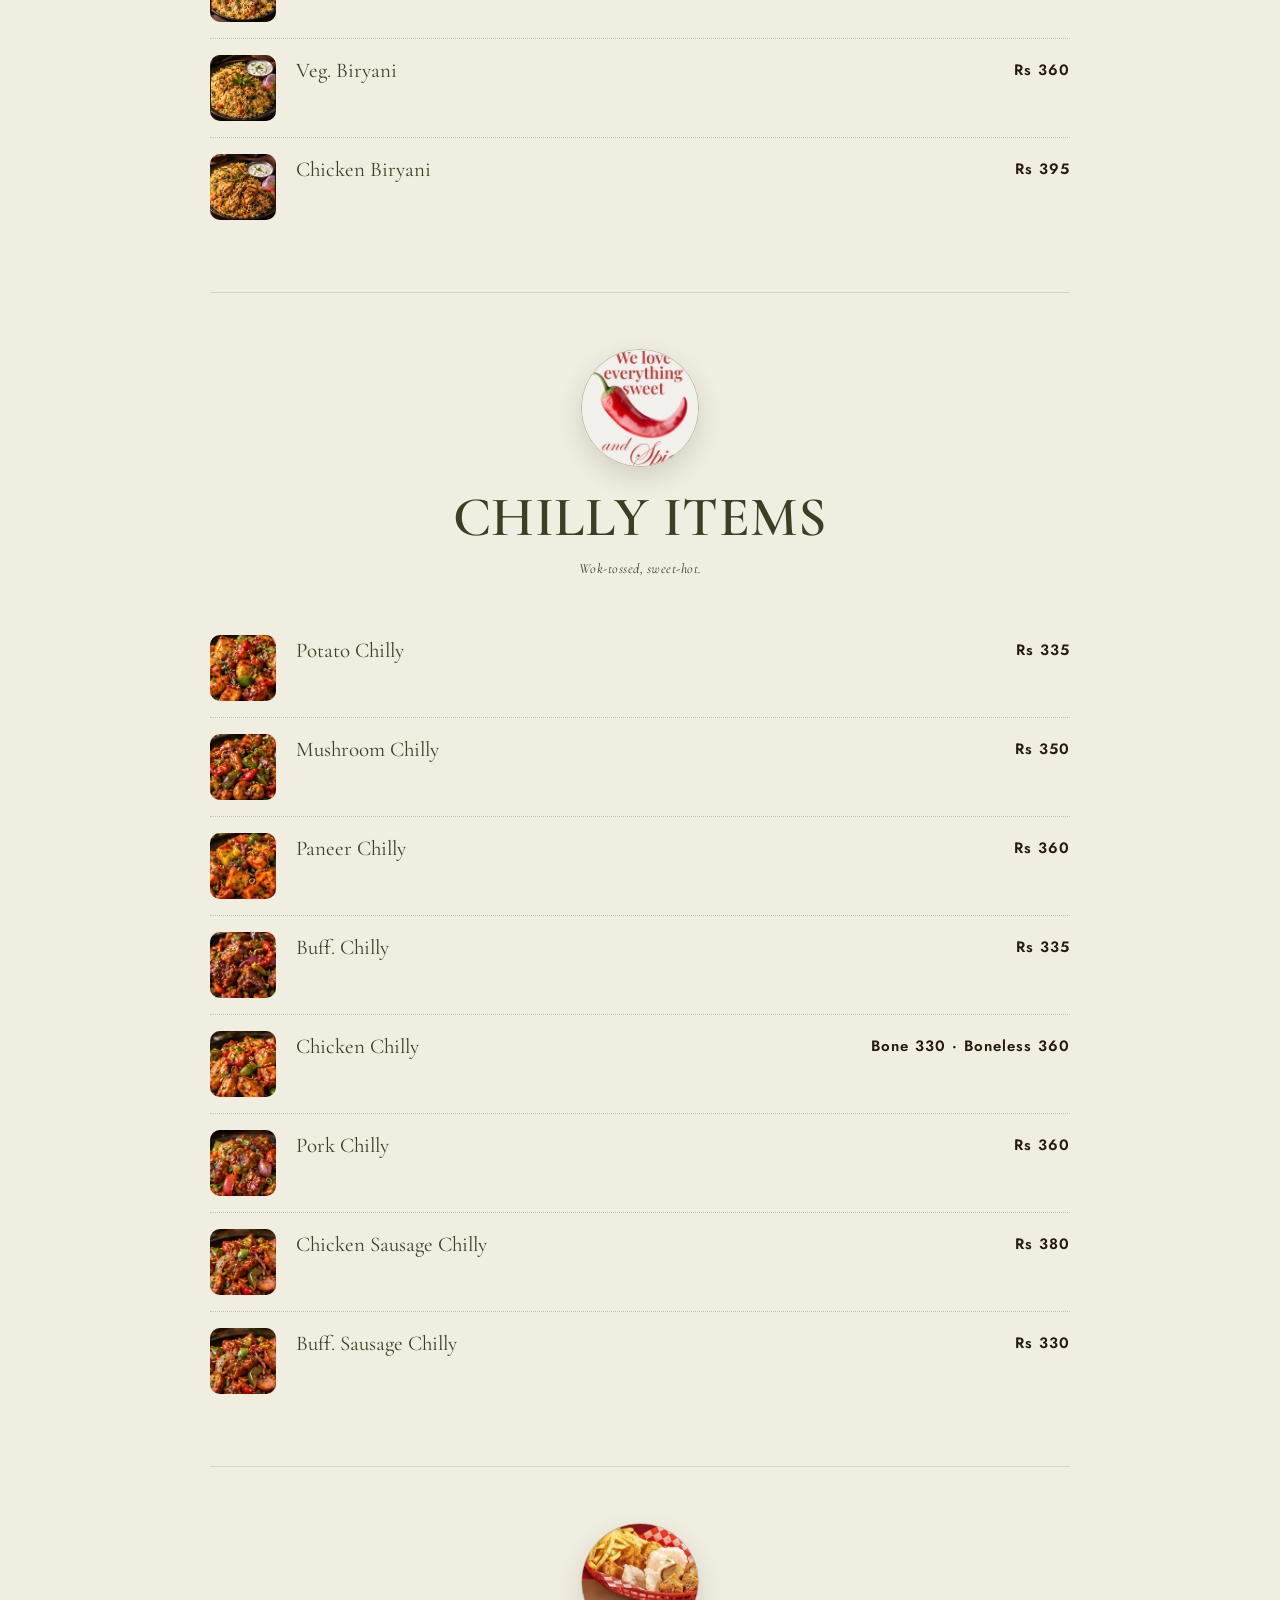
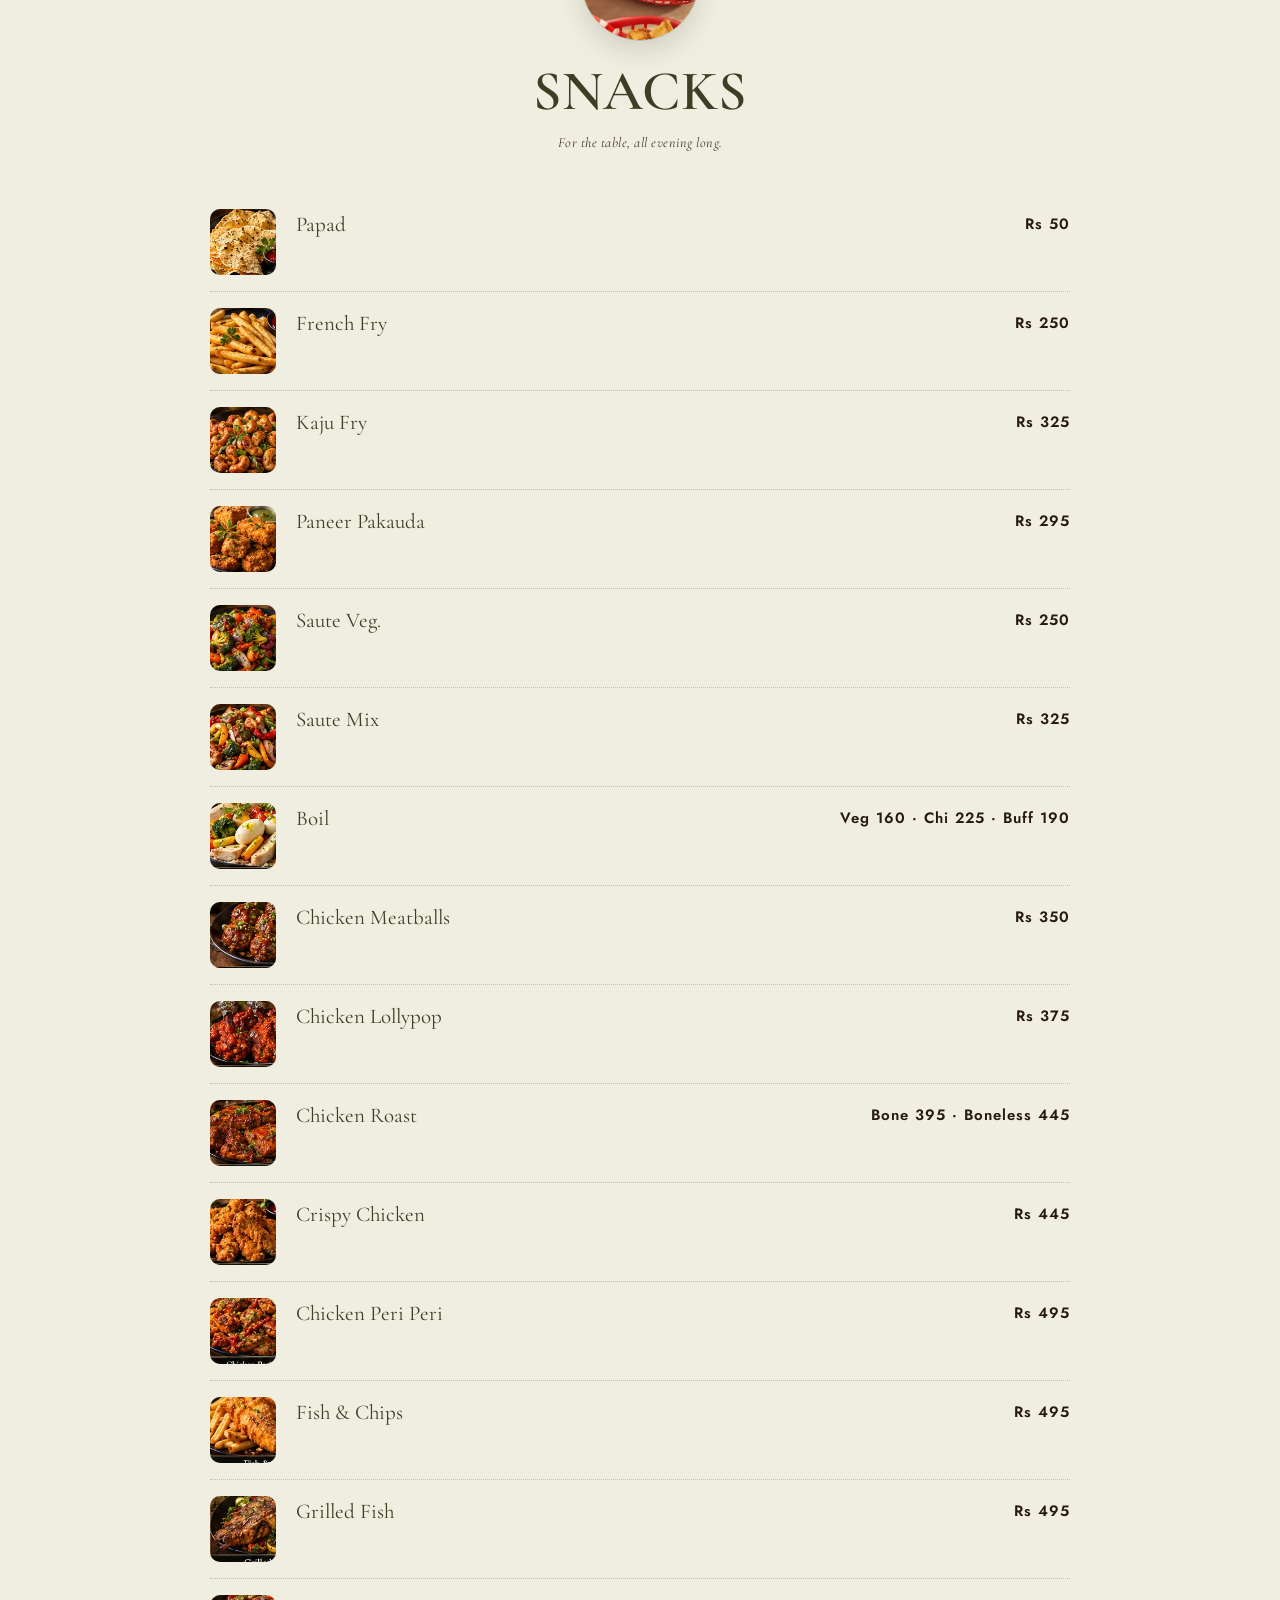
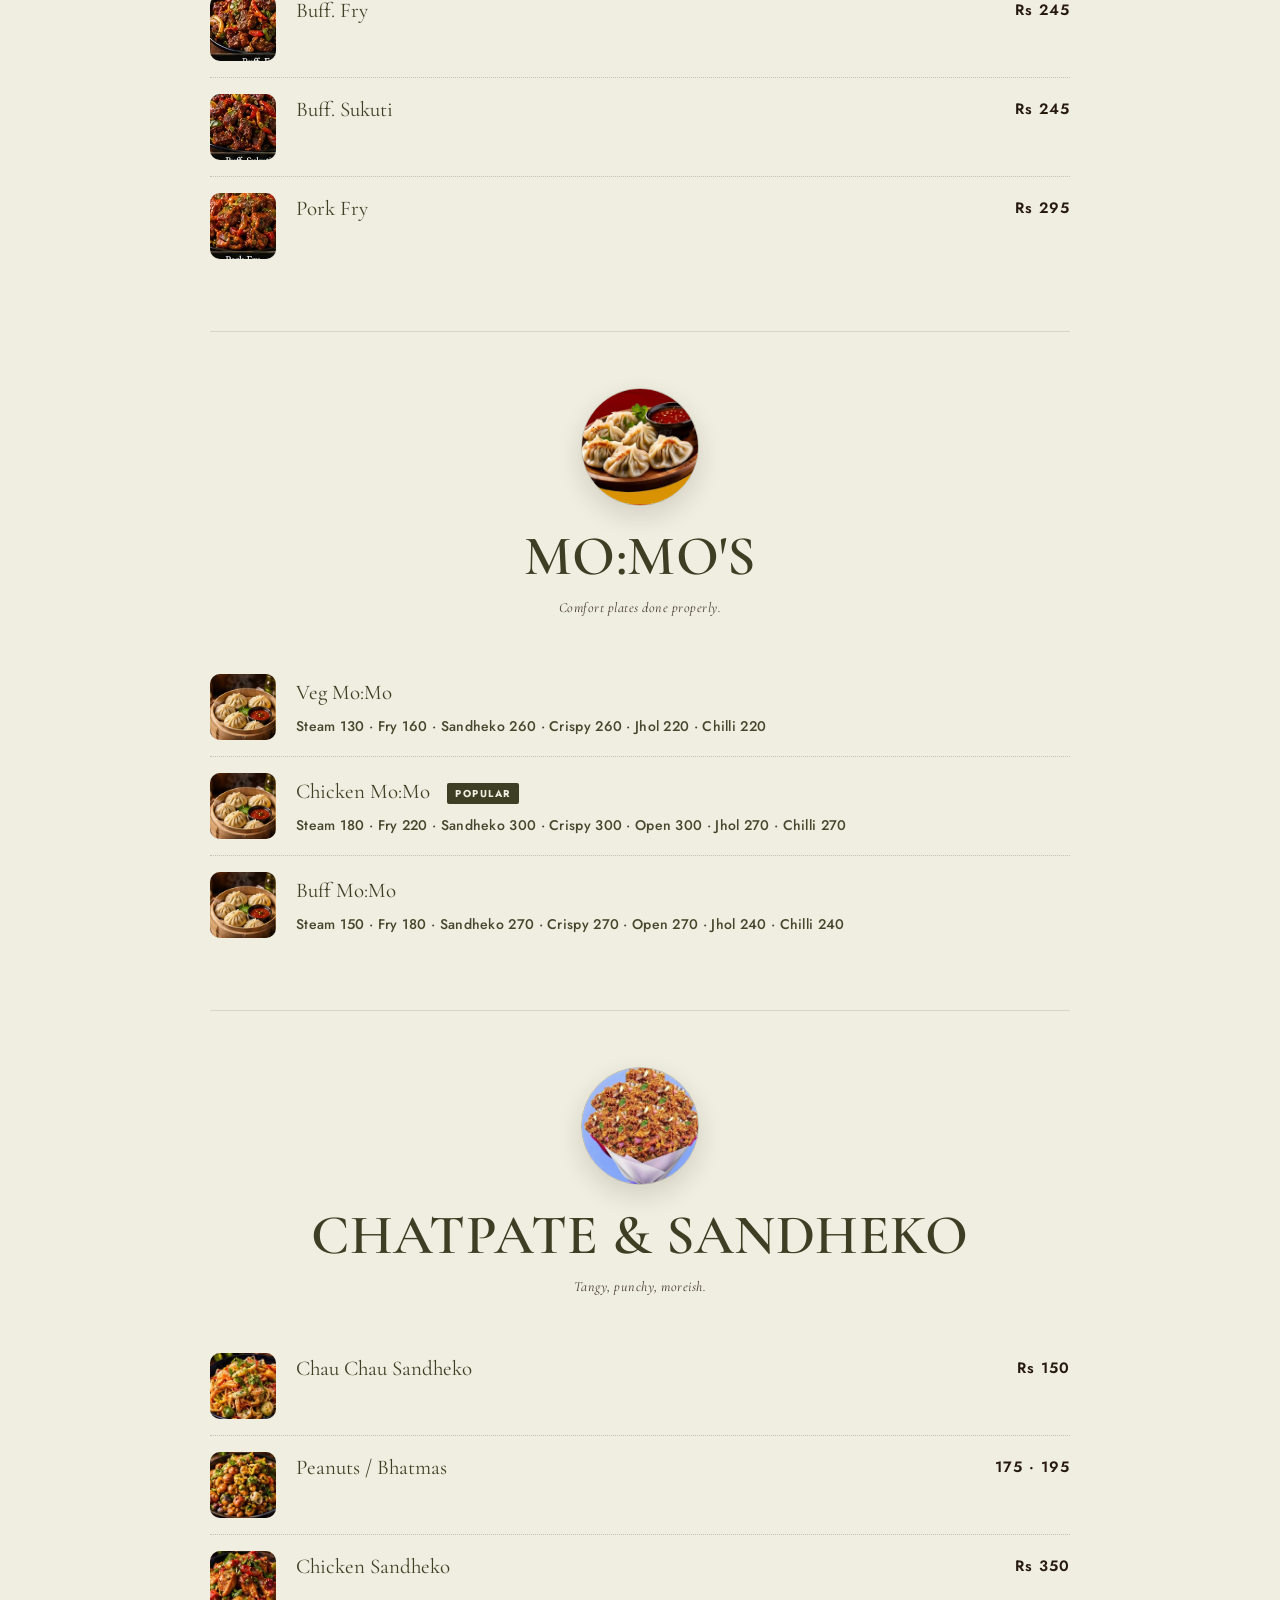
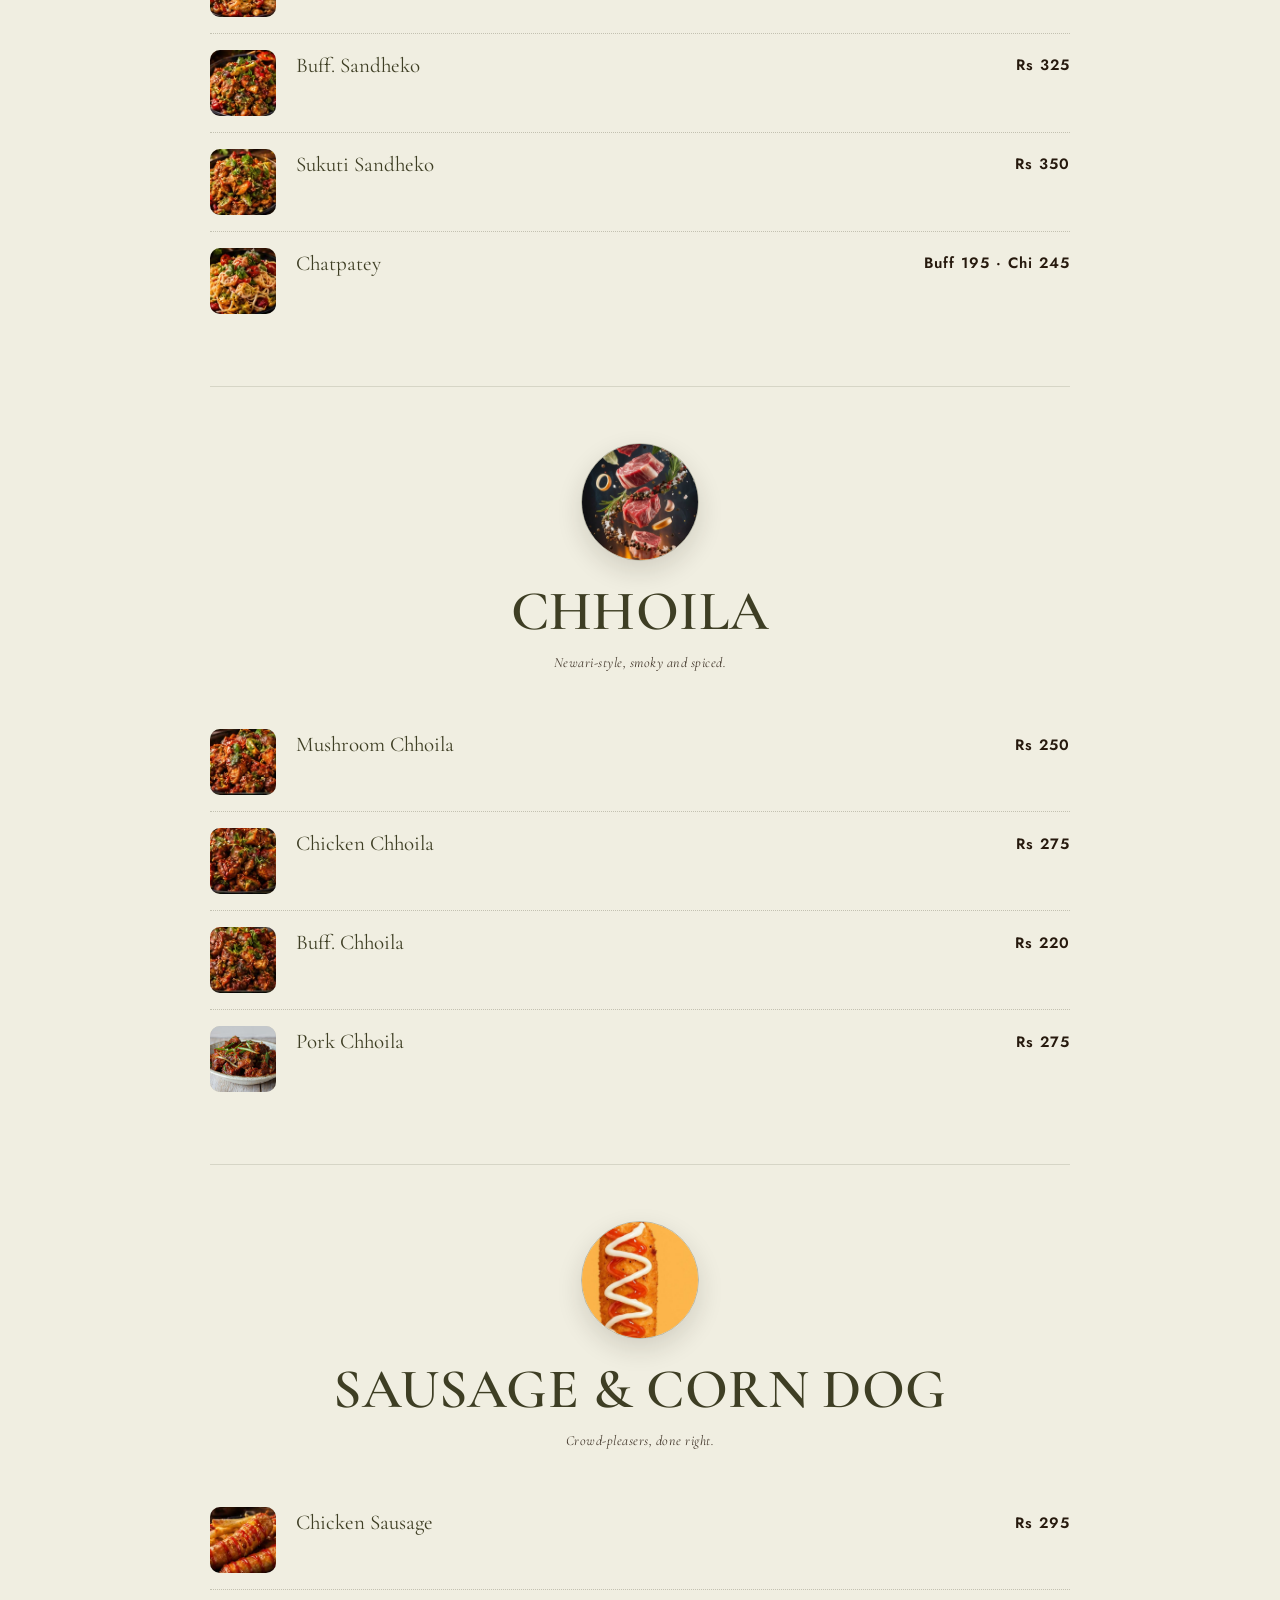
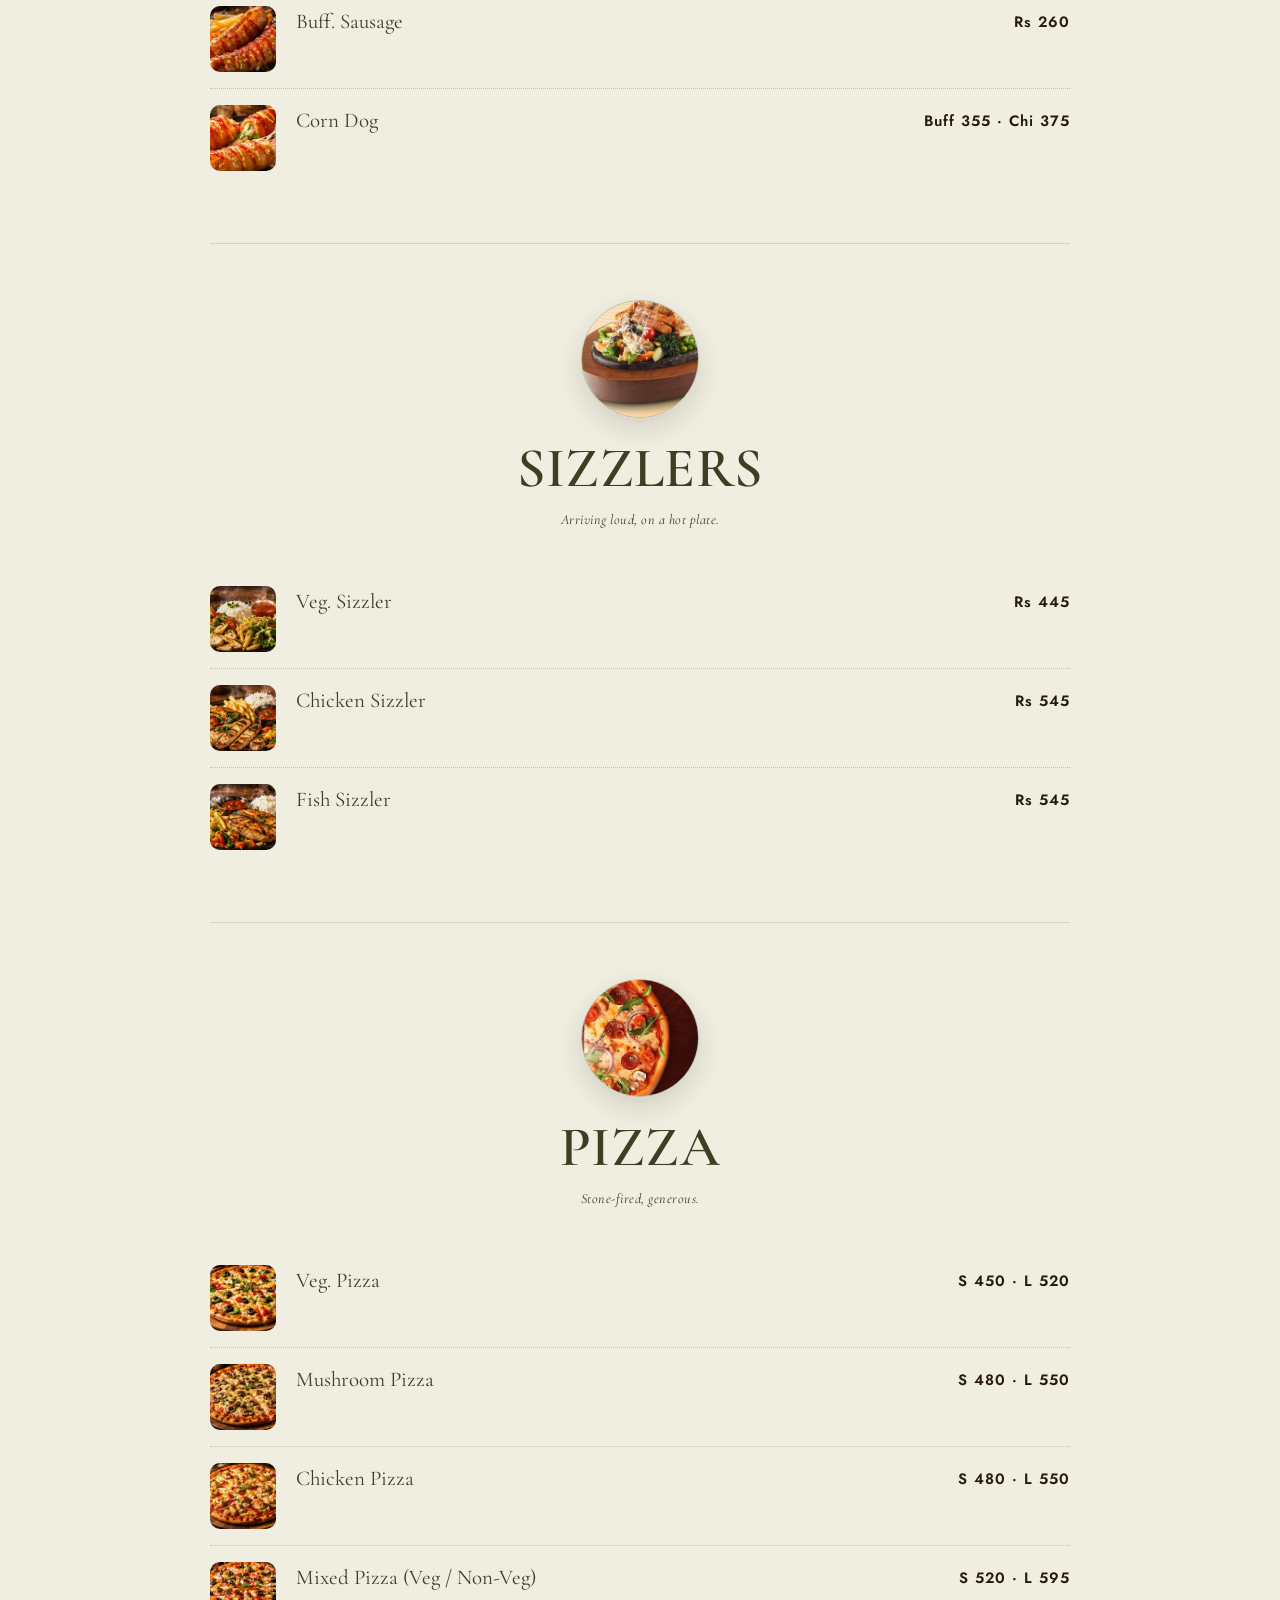
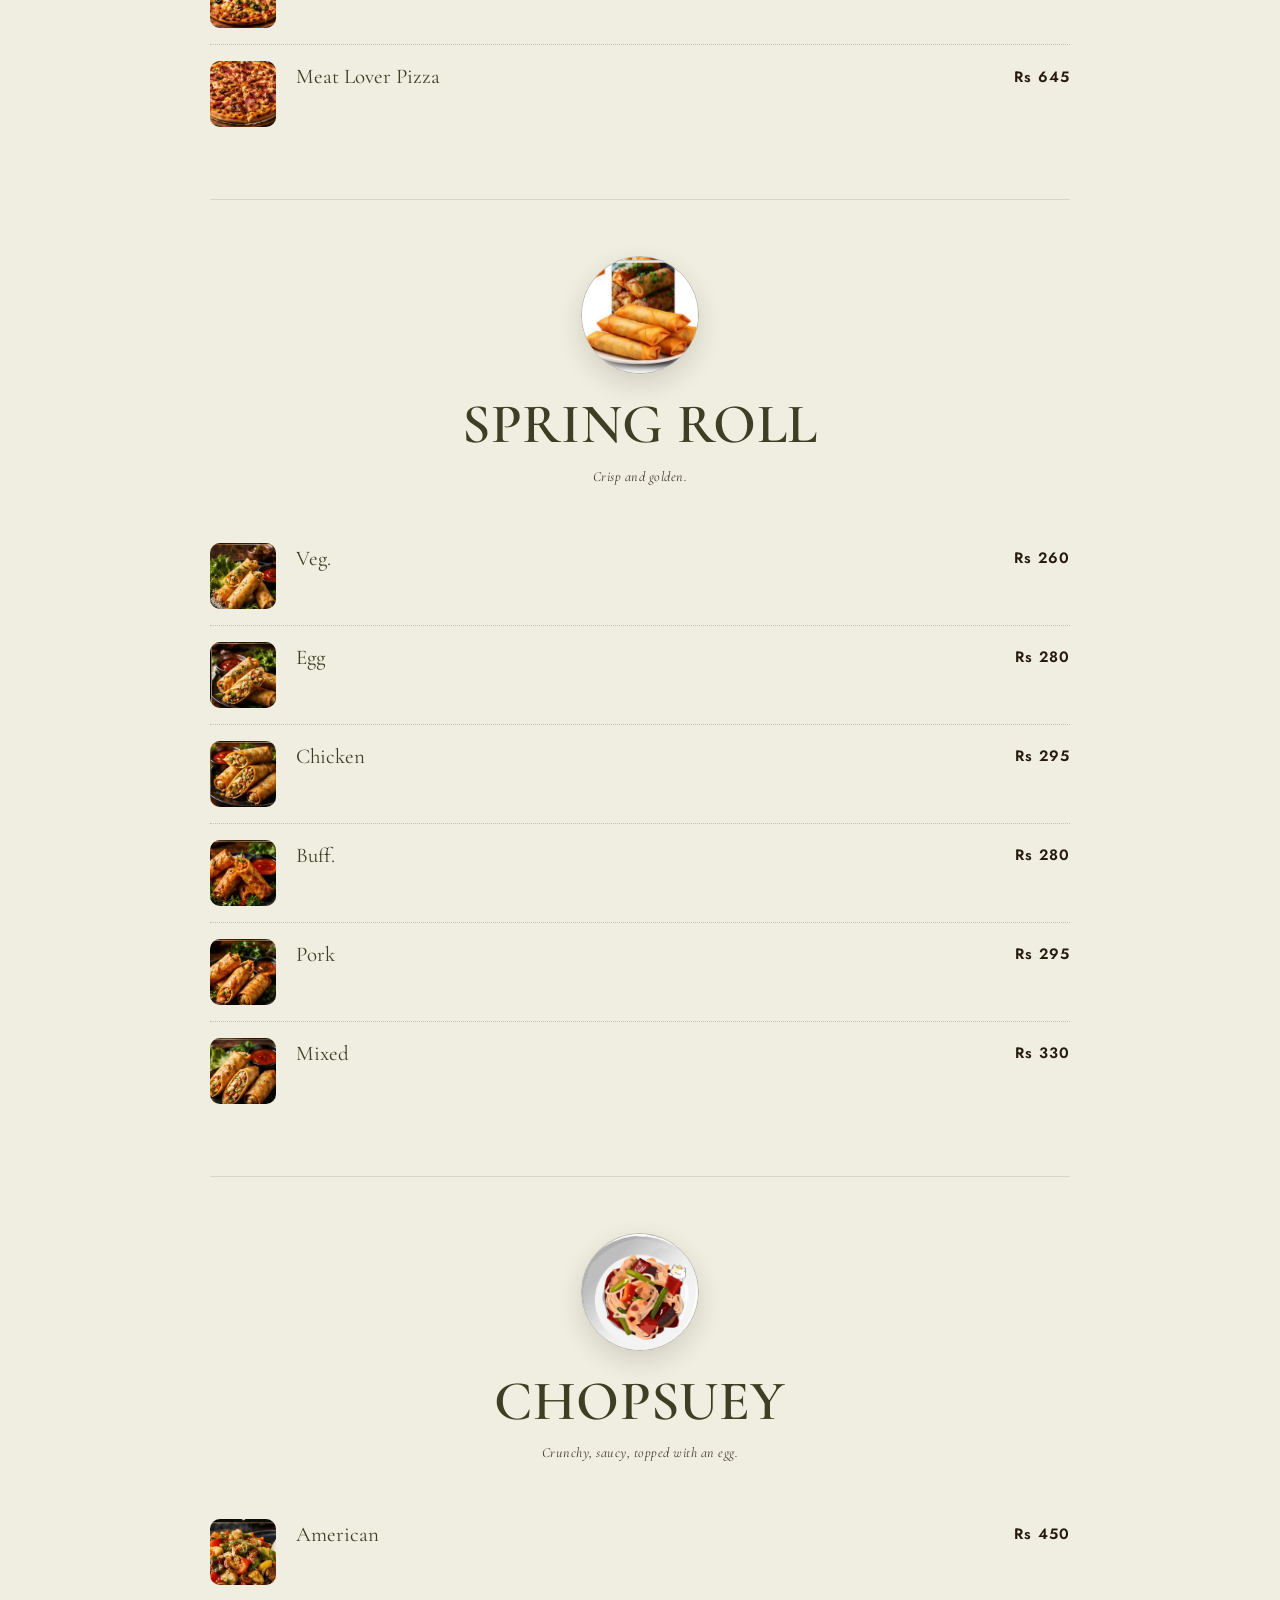
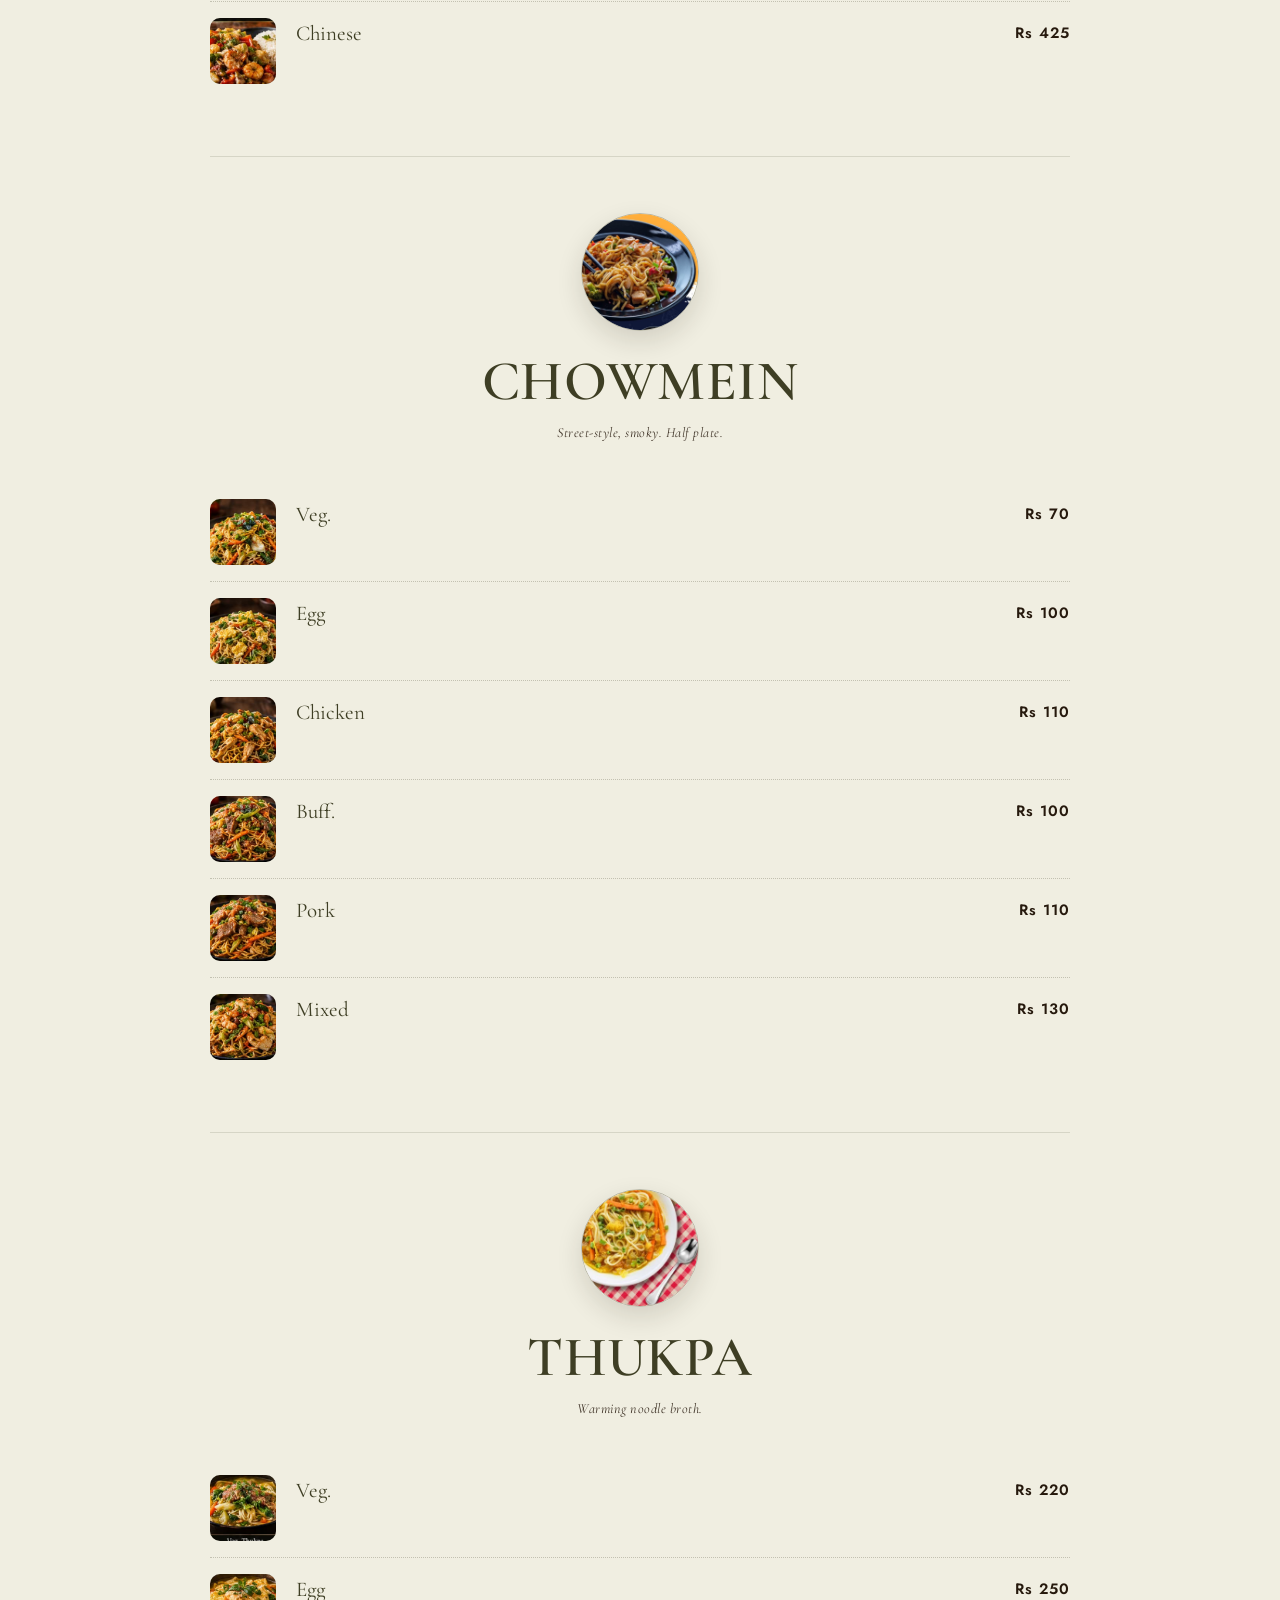
<file: menu/index.html>
<!DOCTYPE html>
<html lang="en">
<head>
  <meta charset="UTF-8" />
  <meta name="viewport" content="width=device-width, initial-scale=1.0" />
  <title>Menu &amp; Dining | Royal Inn | Tansen, Palpa</title>
  <meta name="description" content="The full Royal Inn menu — specials, sekuwa & grills, momo, sizzlers, pizza, chowmein, chilly, snacks, biryani, the bar and drinks, in Tansen, Palpa." />
  <link rel="preconnect" href="https://fonts.googleapis.com" />
  <link rel="preconnect" href="https://fonts.gstatic.com" crossorigin />
  <link href="https://fonts.googleapis.com/css2?family=Cormorant+Garamond:ital,wght@0,400;0,500;0,600;0,700;1,400;1,500;1,600&family=Jost:wght@300;400;500;600;700&display=swap" rel="stylesheet" />
  <link rel="stylesheet" href="/styles.css?v=4" />
</head>
<body>
  <a class="skip-link" href="#main">Skip to content</a>

  <div class="announce" id="announce" role="region" aria-label="Announcement">
    <span class="announce__label">Eat, Drink &amp; Chill</span>
    <span class="announce__msg">A garden restaurant &amp; lounge in the heart of Tansen, Palpa</span>
    <a class="cta" href="/contact/">Book a Table</a>
    <button class="announce__close" id="announceClose" aria-label="Dismiss announcement">&times;</button>
  </div>

  <header class="header" id="header">
    <div class="header__inner">
      <div class="header__left">
        <a class="header__book" href="/contact/">Book a Table</a>
        <a class="header__phone" href="tel:+97775522780">+977 75-522780</a>
      </div>
      <div class="header__center">
        <a class="logo" href="/" aria-label="Royal Inn home"><img class="logo-img" src="/assets/brand/logo-mark.png" alt="Royal Inn — Eat, Drink and Chill" /></a>
      </div>
      <div class="header__right">
        <button class="menu-toggle" id="menuToggle" aria-expanded="false" aria-controls="navOverlay"><span>Menu</span><span class="menu-toggle__bars" aria-hidden="true"><span></span><span></span><span></span></span></button>
      </div>
    </div>
  </header>

  <nav class="nav-overlay" id="navOverlay" aria-label="Main navigation">
    <div class="nav-overlay__bg" aria-hidden="true"></div>
    <button class="nav-overlay__close" id="navClose"><span>Close</span> &times;</button>
    <img class="nav-overlay__logo" src="/assets/brand/logo-mark.png" alt="Royal Inn" />
    <ul class="nav-overlay__primary">
      <li><a href="/">Home</a></li>
      <li><a href="/menu/">Menu</a></li>
      <li><a href="/gallery/">Gallery</a></li>
      <li><a href="/about/">About</a></li>
      <li><a href="/faq/">FAQ</a></li>
      <li><a href="/contact/">Contact</a></li>
    </ul>
    <ul class="nav-overlay__secondary">
      <li><a href="/contact/">Book a Table</a></li>
      <li><a href="tel:+97775522780">+977 75-522780</a></li>
    </ul>
  </nav>

  <main id="main">
    <section class="page-hero">
      <div class="page-hero__bg ph"><img src="/assets/img/ri-arch-1.jpg" alt="Royal Inn garden terrace at dusk" /></div>
      <div class="page-hero__inner animate-fade">
        <p class="eyebrow">Eat, Drink &amp; Chill</p>
        <h1>The Menu</h1>
      </div>
    </section>

    <nav class="menu-nav" id="menuNavList" aria-label="Menu sections">
      <a href="#specials">Specials</a>
      <a href="#combo">Combos</a>
      <a href="#soup">Soup</a>
      <a href="#salad">Salad</a>
      <a href="#rice">Rice &amp; Biryani</a>
      <a href="#snacks">Snacks</a>
      <a href="#chilly">Chilly</a>
      <a href="#momo">Mo:Mo</a>
      <a href="#sizzler">Sizzler</a>
      <a href="#pizza">Pizza</a>
      <a href="#chowmein">Noodles</a>
      <a href="#liquor">Bar</a>
      <a href="#beverage">Drinks</a>
    </nav>

    <div class="page-section">
      <div class="container" id="menuRoot">

        <section class="menu-section" id="specials">
          <div class="menu-section__head">
            <img class="menu-section__img" src="/assets/img/chefs-special-logo.jpg" alt="Chef's Special" />
            <h2 class="h-display">Chef's Specials</h2><p class="menu-section__blurb">The plates we're known for—straight from the coals.</p>
          </div>
          <div class="menu-item"><div class="menu-item__name">Wings on Fire <span class="menu-item__tag">Spicy</span></div><div class="menu-item__price">Rs 495</div></div>
          <div class="menu-item"><div class="menu-item__name">Pork Dameko</div><div class="menu-item__price">Rs 495</div></div>
          <div class="menu-item"><div class="menu-item__name">Pork Tawa Sekuwa <span class="menu-item__tag">Signature</span></div><div class="menu-item__price">Rs 595</div></div>
          <div class="menu-item"><div class="menu-item__name">Chicken Tawa Sekuwa</div><div class="menu-item__price">Rs 595</div></div>
          <div class="menu-item"><div class="menu-item__name">One Heat Chicken Sekuwa</div><div class="menu-item__price">Rs 395</div></div>
        </section>

        <section class="menu-section" id="combo">
          <div class="menu-section__head">
            <img class="menu-section__img" src="/assets/img/combo-logo.jpg" alt="Combo Sets & Platters" />
            <h2 class="h-display">Combo Sets &amp; Platters</h2><p class="menu-section__blurb">Built to share, made to linger over.</p>
          </div>
          <div class="menu-item"><div class="menu-item__name">Veg. Combo Set</div><div class="menu-item__price">Rs 595</div></div>
          <div class="menu-item"><div class="menu-item__name">Non-Veg. Combo Set</div><div class="menu-item__price">Rs 595</div></div>
          <div class="menu-item"><div class="menu-item__name">Mo:Mo Platter</div><div class="menu-item__price menu-item__price--multi">Veg 625 · Chi 695 · Buff 675</div></div>
        </section>

        <section class="menu-section" id="soup">
          <div class="menu-section__head">
            <img class="menu-section__img" src="/assets/img/soup-logo.jpg" alt="Delicious Soup" />
            <h2 class="h-display">Soup</h2><p class="menu-section__blurb">Warm and clear, to start.</p>
          </div>
          <div class="menu-item"><div class="menu-item__name">Veg. Soup</div><div class="menu-item__price">Rs 195</div></div>
          <div class="menu-item"><div class="menu-item__name">Mushroom Soup</div><div class="menu-item__price">Rs 225</div></div>
          <div class="menu-item"><div class="menu-item__name">Chicken Soup</div><div class="menu-item__price">Rs 225</div></div>
          <div class="menu-item"><div class="menu-item__name">Hot &amp; Sour Soup</div><div class="menu-item__price menu-item__price--multi">Veg 225 · Non-Veg 245</div></div>
        </section>

        <section class="menu-section" id="salad">
          <div class="menu-section__head">
            <img class="menu-section__img" src="/assets/img/salad-logo.jpg" alt="Fresh Salad" />
            <h2 class="h-display">Salad</h2><p class="menu-section__blurb">Fresh, crisp and green.</p>
          </div>
          <div class="menu-item"><div class="menu-item__name">Nepali Salad</div><div class="menu-item__price">Rs 150</div></div>
          <div class="menu-item"><div class="menu-item__name">Fruits Salad</div><div class="menu-item__price">Rs 320</div></div>
          <div class="menu-item"><div class="menu-item__name">Mixed Salad</div><div class="menu-item__price">Rs 345</div></div>
          <div class="menu-item"><div class="menu-item__name">Grilled Chicken Salad</div><div class="menu-item__price">Rs 345</div></div>
          <div class="menu-item"><div class="menu-item__name">Grilled Paneer Salad</div><div class="menu-item__price">Rs 395</div></div>
        </section>

        <section class="menu-section" id="rice">
          <div class="menu-section__head">
            <img class="menu-section__img" src="/assets/img/rice-logo.jpg" alt="Premium Biryani" />
            <h2 class="h-display">Rice &amp; Biryani</h2><p class="menu-section__blurb">The full, hearty plates.</p>
          </div>
          <div class="menu-item"><div class="menu-item__name">Veg. Fry Rice</div><div class="menu-item__price">Rs 250</div></div>
          <div class="menu-item"><div class="menu-item__name">Egg Fry Rice</div><div class="menu-item__price">Rs 275</div></div>
          <div class="menu-item"><div class="menu-item__name">Chicken Fry Rice</div><div class="menu-item__price">Rs 295</div></div>
          <div class="menu-item"><div class="menu-item__name">Buff. Fry Rice</div><div class="menu-item__price">Rs 280</div></div>
          <div class="menu-item"><div class="menu-item__name">Pork Fry Rice</div><div class="menu-item__price">Rs 295</div></div>
          <div class="menu-item"><div class="menu-item__name">Mixed Fry Rice</div><div class="menu-item__price">Rs 325</div></div>
          <div class="menu-item"><div class="menu-item__name">Veg. Biryani</div><div class="menu-item__price">Rs 360</div></div>
          <div class="menu-item"><div class="menu-item__name">Chicken Biryani</div><div class="menu-item__price">Rs 395</div></div>
        </section>

        <section class="menu-section" id="chilly">
          <div class="menu-section__head">
            <img class="menu-section__img" src="/assets/img/chilly-logo.jpg" alt="Sweet & Spicy" />
            <h2 class="h-display">Chilly Items</h2><p class="menu-section__blurb">Wok-tossed, sweet-hot.</p>
          </div>
          <div class="menu-item"><div class="menu-item__name">Potato Chilly</div><div class="menu-item__price">Rs 335</div></div>
          <div class="menu-item"><div class="menu-item__name">Mushroom Chilly</div><div class="menu-item__price">Rs 350</div></div>
          <div class="menu-item"><div class="menu-item__name">Paneer Chilly</div><div class="menu-item__price">Rs 360</div></div>
          <div class="menu-item"><div class="menu-item__name">Buff. Chilly</div><div class="menu-item__price">Rs 335</div></div>
          <div class="menu-item"><div class="menu-item__name">Chicken Chilly</div><div class="menu-item__price menu-item__price--multi">Bone 330 · Boneless 360</div></div>
          <div class="menu-item"><div class="menu-item__name">Pork Chilly</div><div class="menu-item__price">Rs 360</div></div>
          <div class="menu-item"><div class="menu-item__name">Chicken Sausage Chilly</div><div class="menu-item__price">Rs 380</div></div>
          <div class="menu-item"><div class="menu-item__name">Buff. Sausage Chilly</div><div class="menu-item__price">Rs 330</div></div>
        </section>

        <section class="menu-section" id="snacks">
          <div class="menu-section__head">
            <img class="menu-section__img" src="/assets/img/snacks-logo.jpg" alt="Snack Platters" />
            <h2 class="h-display">Snacks</h2><p class="menu-section__blurb">For the table, all evening long.</p>
          </div>
          <div class="menu-item"><div class="menu-item__name">Papad</div><div class="menu-item__price">Rs 50</div></div>
          <div class="menu-item"><div class="menu-item__name">French Fry</div><div class="menu-item__price">Rs 250</div></div>
          <div class="menu-item"><div class="menu-item__name">Kaju Fry</div><div class="menu-item__price">Rs 325</div></div>
          <div class="menu-item"><div class="menu-item__name">Paneer Pakauda</div><div class="menu-item__price">Rs 295</div></div>
          <div class="menu-item"><div class="menu-item__name">Saute Veg.</div><div class="menu-item__price">Rs 250</div></div>
          <div class="menu-item"><div class="menu-item__name">Saute Mix</div><div class="menu-item__price">Rs 325</div></div>
          <div class="menu-item"><div class="menu-item__name">Boil</div><div class="menu-item__price menu-item__price--multi">Veg 160 · Chi 225 · Buff 190</div></div>
          <div class="menu-item"><div class="menu-item__name">Chicken Meatballs</div><div class="menu-item__price">Rs 350</div></div>
          <div class="menu-item"><div class="menu-item__name">Chicken Lollypop</div><div class="menu-item__price">Rs 375</div></div>
          <div class="menu-item"><div class="menu-item__name">Chicken Roast</div><div class="menu-item__price menu-item__price--multi">Bone 395 · Boneless 445</div></div>
          <div class="menu-item"><div class="menu-item__name">Crispy Chicken</div><div class="menu-item__price">Rs 445</div></div>
          <div class="menu-item"><div class="menu-item__name">Chicken Peri Peri</div><div class="menu-item__price">Rs 495</div></div>
          <div class="menu-item"><div class="menu-item__name">Fish &amp; Chips</div><div class="menu-item__price">Rs 495</div></div>
          <div class="menu-item"><div class="menu-item__name">Grilled Fish</div><div class="menu-item__price">Rs 495</div></div>
          <div class="menu-item"><div class="menu-item__name">Buff. Fry</div><div class="menu-item__price">Rs 245</div></div>
          <div class="menu-item"><div class="menu-item__name">Buff. Sukuti</div><div class="menu-item__price">Rs 245</div></div>
          <div class="menu-item"><div class="menu-item__name">Pork Fry</div><div class="menu-item__price">Rs 295</div></div>
        </section>

        <section class="menu-section" id="momo">
          <div class="menu-section__head">
            <img class="menu-section__img" src="/assets/img/momo-logo.jpg" alt="Delicious Mo:Mo" />
            <h2 class="h-display">Mo:Mo's</h2><p class="menu-section__blurb">Comfort plates done properly.</p>
          </div>
          <div class="menu-item menu-item--matrix"><div class="menu-item__name">Veg Mo:Mo</div><div class="menu-item__note">Steam 130 · Fry 160 · Sandheko 260 · Crispy 260 · Jhol 220 · Chilli 220</div></div>
          <div class="menu-item menu-item--matrix"><div class="menu-item__name">Chicken Mo:Mo <span class="menu-item__tag">Popular</span></div><div class="menu-item__note">Steam 180 · Fry 220 · Sandheko 300 · Crispy 300 · Open 300 · Jhol 270 · Chilli 270</div></div>
          <div class="menu-item menu-item--matrix"><div class="menu-item__name">Buff Mo:Mo</div><div class="menu-item__note">Steam 150 · Fry 180 · Sandheko 270 · Crispy 270 · Open 270 · Jhol 240 · Chilli 240</div></div>
        </section>

        <section class="menu-section" id="sandheko">
          <div class="menu-section__head">
            <img class="menu-section__img" src="/assets/img/chatpate-logo.jpg" alt="Chatpate & Sandheko" />
            <h2 class="h-display">Chatpate &amp; Sandheko</h2><p class="menu-section__blurb">Tangy, punchy, moreish.</p>
          </div>
          <div class="menu-item"><div class="menu-item__name">Chau Chau Sandheko</div><div class="menu-item__price">Rs 150</div></div>
          <div class="menu-item"><div class="menu-item__name">Peanuts / Bhatmas</div><div class="menu-item__price menu-item__price--multi">175 · 195</div></div>
          <div class="menu-item"><div class="menu-item__name">Chicken Sandheko</div><div class="menu-item__price">Rs 350</div></div>
          <div class="menu-item"><div class="menu-item__name">Buff. Sandheko</div><div class="menu-item__price">Rs 325</div></div>
          <div class="menu-item"><div class="menu-item__name">Sukuti Sandheko</div><div class="menu-item__price">Rs 350</div></div>
          <div class="menu-item"><div class="menu-item__name">Chatpatey</div><div class="menu-item__price menu-item__price--multi">Buff 195 · Chi 245</div></div>
        </section>

        <section class="menu-section" id="chhoila">
          <div class="menu-section__head">
            <img class="menu-section__img" src="/assets/img/chhoila-logo.jpg" alt="Chhoila" />
            <h2 class="h-display">Chhoila</h2><p class="menu-section__blurb">Newari-style, smoky and spiced.</p>
          </div>
          <div class="menu-item"><div class="menu-item__name">Mushroom Chhoila</div><div class="menu-item__price">Rs 250</div></div>
          <div class="menu-item"><div class="menu-item__name">Chicken Chhoila</div><div class="menu-item__price">Rs 275</div></div>
          <div class="menu-item"><div class="menu-item__name">Buff. Chhoila</div><div class="menu-item__price">Rs 220</div></div>
          <div class="menu-item"><div class="menu-item__name">Pork Chhoila</div><div class="menu-item__price">Rs 275</div></div>
        </section>

        <section class="menu-section" id="sausage">
          <div class="menu-section__head">
            <img class="menu-section__img" src="/assets/img/sausage-logo.jpg" alt="Sausage & Corn Dog" />
            <h2 class="h-display">Sausage &amp; Corn Dog</h2><p class="menu-section__blurb">Crowd-pleasers, done right.</p>
          </div>
          <div class="menu-item"><div class="menu-item__name">Chicken Sausage</div><div class="menu-item__price">Rs 295</div></div>
          <div class="menu-item"><div class="menu-item__name">Buff. Sausage</div><div class="menu-item__price">Rs 260</div></div>
          <div class="menu-item"><div class="menu-item__name">Corn Dog</div><div class="menu-item__price menu-item__price--multi">Buff 355 · Chi 375</div></div>
        </section>

        <section class="menu-section" id="sizzler">
          <div class="menu-section__head">
            <img class="menu-section__img" src="/assets/img/sizzler-logo.jpg" alt="Sizzlers" />
            <h2 class="h-display">Sizzlers</h2><p class="menu-section__blurb">Arriving loud, on a hot plate.</p>
          </div>
          <div class="menu-item"><div class="menu-item__name">Veg. Sizzler</div><div class="menu-item__price">Rs 445</div></div>
          <div class="menu-item"><div class="menu-item__name">Chicken Sizzler</div><div class="menu-item__price">Rs 545</div></div>
          <div class="menu-item"><div class="menu-item__name">Fish Sizzler</div><div class="menu-item__price">Rs 545</div></div>
        </section>

        <section class="menu-section" id="pizza">
          <div class="menu-section__head">
            <img class="menu-section__img" src="/assets/img/pizza-logo.jpg" alt="Pizza" />
            <h2 class="h-display">Pizza</h2><p class="menu-section__blurb">Stone-fired, generous.</p>
          </div>
          <div class="menu-item"><div class="menu-item__name">Veg. Pizza</div><div class="menu-item__price menu-item__price--multi">S 450 · L 520</div></div>
          <div class="menu-item"><div class="menu-item__name">Mushroom Pizza</div><div class="menu-item__price menu-item__price--multi">S 480 · L 550</div></div>
          <div class="menu-item"><div class="menu-item__name">Chicken Pizza</div><div class="menu-item__price menu-item__price--multi">S 480 · L 550</div></div>
          <div class="menu-item"><div class="menu-item__name">Mixed Pizza (Veg / Non-Veg)</div><div class="menu-item__price menu-item__price--multi">S 520 · L 595</div></div>
          <div class="menu-item"><div class="menu-item__name">Meat Lover Pizza</div><div class="menu-item__price">Rs 645</div></div>
        </section>

        <section class="menu-section" id="springroll">
          <div class="menu-section__head">
            <img class="menu-section__img" src="/assets/img/springroll-logo.jpg" alt="Spring Rolls" />
            <h2 class="h-display">Spring Roll</h2><p class="menu-section__blurb">Crisp and golden.</p>
          </div>
          <div class="menu-item"><div class="menu-item__name">Veg.</div><div class="menu-item__price">Rs 260</div></div>
          <div class="menu-item"><div class="menu-item__name">Egg</div><div class="menu-item__price">Rs 280</div></div>
          <div class="menu-item"><div class="menu-item__name">Chicken</div><div class="menu-item__price">Rs 295</div></div>
          <div class="menu-item"><div class="menu-item__name">Buff.</div><div class="menu-item__price">Rs 280</div></div>
          <div class="menu-item"><div class="menu-item__name">Pork</div><div class="menu-item__price">Rs 295</div></div>
          <div class="menu-item"><div class="menu-item__name">Mixed</div><div class="menu-item__price">Rs 330</div></div>
        </section>

        <section class="menu-section" id="chopsuey">
          <div class="menu-section__head">
            <img class="menu-section__img" src="/assets/img/chopsuey-logo.jpg" alt="Chop Suey" />
            <h2 class="h-display">Chopsuey</h2><p class="menu-section__blurb">Crunchy, saucy, topped with an egg.</p>
          </div>
          <div class="menu-item"><div class="menu-item__name">American</div><div class="menu-item__price">Rs 450</div></div>
          <div class="menu-item"><div class="menu-item__name">Chinese</div><div class="menu-item__price">Rs 425</div></div>
        </section>

        <section class="menu-section" id="chowmein">
          <div class="menu-section__head">
            <img class="menu-section__img" src="/assets/img/chowmein-logo.jpg" alt="Chow Mein" />
            <h2 class="h-display">Chowmein</h2><p class="menu-section__blurb">Street-style, smoky. <em>Half plate.</em></p>
          </div>
          <div class="menu-item"><div class="menu-item__name">Veg.</div><div class="menu-item__price">Rs 70</div></div>
          <div class="menu-item"><div class="menu-item__name">Egg</div><div class="menu-item__price">Rs 100</div></div>
          <div class="menu-item"><div class="menu-item__name">Chicken</div><div class="menu-item__price">Rs 110</div></div>
          <div class="menu-item"><div class="menu-item__name">Buff.</div><div class="menu-item__price">Rs 100</div></div>
          <div class="menu-item"><div class="menu-item__name">Pork</div><div class="menu-item__price">Rs 110</div></div>
          <div class="menu-item"><div class="menu-item__name">Mixed</div><div class="menu-item__price">Rs 130</div></div>
        </section>

        <section class="menu-section" id="thukpa">
          <div class="menu-section__head">
            <img class="menu-section__img" src="/assets/img/thukpa-logo.jpg" alt="Thukpa" />
            <h2 class="h-display">Thukpa</h2><p class="menu-section__blurb">Warming noodle broth.</p>
          </div>
          <div class="menu-item"><div class="menu-item__name">Veg.</div><div class="menu-item__price">Rs 220</div></div>
          <div class="menu-item"><div class="menu-item__name">Egg</div><div class="menu-item__price">Rs 250</div></div>
          <div class="menu-item"><div class="menu-item__name">Chicken</div><div class="menu-item__price">Rs 275</div></div>
          <div class="menu-item"><div class="menu-item__name">Buff.</div><div class="menu-item__price">Rs 250</div></div>
          <div class="menu-item"><div class="menu-item__name">Pork</div><div class="menu-item__price">Rs 275</div></div>
          <div class="menu-item"><div class="menu-item__name">Mixed</div><div class="menu-item__price">Rs 295</div></div>
        </section>

        <section class="menu-section" id="burger">
          <div class="menu-section__head">
            <img class="menu-section__img" src="/assets/img/burger-logo.jpg" alt="Burger" />
            <h2 class="h-display">Burger</h2><p class="menu-section__blurb">Stacked and satisfying.</p>
          </div>
          <div class="menu-item"><div class="menu-item__name">Veg. Burger</div><div class="menu-item__price">Rs 250</div></div>
          <div class="menu-item"><div class="menu-item__name">Chicken Burger</div><div class="menu-item__price">Rs 295</div></div>
        </section>

        <section class="menu-section" id="spaghetti">
          <div class="menu-section__head">
            <img class="menu-section__img" src="/assets/img/spaghetti-logo.jpg" alt="Spaghetti" />
            <h2 class="h-display">Spaghetti</h2><p class="menu-section__blurb">Twirled to order.</p>
          </div>
          <div class="menu-item"><div class="menu-item__name">Aglio Olio</div><div class="menu-item__price">Rs 210</div></div>
          <div class="menu-item"><div class="menu-item__name">Bolognese</div><div class="menu-item__price">Rs 350</div></div>
          <div class="menu-item"><div class="menu-item__name">Carbonara</div><div class="menu-item__price">Rs 350</div></div>
          <div class="menu-item"><div class="menu-item__name">Kima Noodles</div><div class="menu-item__price menu-item__price--multi">Buff 275 · Chi 295</div></div>
        </section>

        <section class="menu-section" id="liquor">
          <div class="menu-section__head">
            <img class="menu-section__img" src="/assets/img/bar-logo.jpg" alt="The Bar" />
            <h2 class="h-display">The Bar</h2><p class="menu-section__blurb">Poured to order. <em>Qtr · Full.</em></p>
          </div>
          <div class="menu-item"><div class="menu-item__name">Black Chimney</div><div class="menu-item__price menu-item__price--multi">1150 · 4350</div></div>
          <div class="menu-item"><div class="menu-item__name">Gorkhas &amp; Guns</div><div class="menu-item__price menu-item__price--multi">1050 · 3950</div></div>
          <div class="menu-item"><div class="menu-item__name">Old Durbar</div><div class="menu-item__price menu-item__price--multi">950 · 3650</div></div>
          <div class="menu-item"><div class="menu-item__name">Signature Red</div><div class="menu-item__price menu-item__price--multi">925 · 3595</div></div>
          <div class="menu-item"><div class="menu-item__name">8848 Vodka</div><div class="menu-item__price menu-item__price--multi">795 · 2950</div></div>
          <div class="menu-item"><div class="menu-item__name">Ruslan Vodka</div><div class="menu-item__price menu-item__price--multi">750 · 2795</div></div>
          <div class="menu-item"><div class="menu-item__name">Khukri Rum</div><div class="menu-item__price menu-item__price--multi">750 · 2795</div></div>
          <div class="menu-item"><div class="menu-item__name">Black / Golden Oak</div><div class="menu-item__price menu-item__price--multi">545/445 · 1995/1650</div></div>
          <div class="menu-item"><div class="menu-item__name">Blue Dimond Gin</div><div class="menu-item__price menu-item__price--multi">445 · 1650</div></div>
          <div class="menu-item"><div class="menu-item__name">Tuborg Gold Beer</div><div class="menu-item__price">Rs 575</div></div>
          <div class="menu-item"><div class="menu-item__name">Gorkha Strong Beer</div><div class="menu-item__price">Rs 475</div></div>
          <div class="menu-item"><div class="menu-item__name">Gorkha 8 Small</div><div class="menu-item__price">Rs 250</div></div>
          <div class="menu-item"><div class="menu-item__name">Big Master Wine</div><div class="menu-item__price">Rs 1195</div></div>
          <div class="menu-item"><div class="menu-item__name">Apple Cider</div><div class="menu-item__price">Rs 295</div></div>
        </section>

        <section class="menu-section" id="beverage">
          <div class="menu-section__head">
            <img class="menu-section__img" src="/assets/img/beverage-logo.jpg" alt="Beverage" />
            <h2 class="h-display">Beverage</h2><p class="menu-section__blurb">Hot and comforting.</p>
          </div>
          <div class="menu-item"><div class="menu-item__name">Tea</div><div class="menu-item__price menu-item__price--multi">Black 30 · Milk 50 · Lemon 40</div></div>
          <div class="menu-item"><div class="menu-item__name">Coffee</div><div class="menu-item__price menu-item__price--multi">Black 60 · Milk 80 · Cold 195</div></div>
          <div class="menu-item"><div class="menu-item__name">Hot Lemon with Ginger &amp; Honey</div><div class="menu-item__price">Rs 90</div></div>
          <div class="menu-item"><div class="menu-item__name">Hot Chocolate</div><div class="menu-item__price">Rs 170</div></div>
        </section>

        <section class="menu-section" id="cold">
          <div class="menu-section__head">
            <img class="menu-section__img" src="/assets/img/shot-bar-3.jpg" alt="" />
            <h2 class="h-display">Cold Drinks</h2><p class="menu-section__blurb">Cold, sweet and refreshing.</p>
          </div>
          <div class="menu-item"><div class="menu-item__name">Coke / Fanta / Sprite</div><div class="menu-item__price">Rs 80</div></div>
          <div class="menu-item"><div class="menu-item__name">Milk Shake</div><div class="menu-item__price menu-item__price--multi">Plain 175 · Fruit 195 · Choc 220</div></div>
          <div class="menu-item"><div class="menu-item__name">Lassi</div><div class="menu-item__price menu-item__price--multi">Plain 175 · Banana 195 · Choc 220</div></div>
          <div class="menu-item"><div class="menu-item__name">Juice</div><div class="menu-item__note">Pomegranate · Pineapple · Cranberry · Mixed Fruit</div><div class="menu-item__price">Rs 195</div></div>
          <div class="menu-item"><div class="menu-item__name">Lemon Sprite</div><div class="menu-item__price">Rs 140</div></div>
          <div class="menu-item"><div class="menu-item__name">225 ml Jumbo (Coke / Fanta / Sprite)</div><div class="menu-item__price">Rs 395</div></div>
        </section>

        <section class="menu-section" id="smoke">
          <div class="menu-section__head">
            <img class="menu-section__img" src="/assets/img/hookah-logo.jpg" alt="Hookah & Smoke" />
            <h2 class="h-display">Hookah &amp; Smoke</h2><p class="menu-section__blurb">Widely rated the best in Tansen.</p>
          </div>
          <div class="menu-item"><div class="menu-item__name">Hookah</div><div class="menu-item__note">Premium flavoured shisha, smooth and relaxing.</div><div class="menu-item__price">Rs 495</div></div>
          <div class="menu-item"><div class="menu-item__name">Surya Cig.</div><div class="menu-item__price">Rs 30</div></div>
          <div class="menu-item"><div class="menu-item__name">Shikhar Ice</div><div class="menu-item__price">Rs 25</div></div>
        </section>

        <p class="menu-note">Prices in NPR (Rs). Menu and prices as of the latest print—ask your server for today's specials and seasonal plates.</p>
      </div>
    </div>
  </main>

  <footer class="footer" id="footer">
    <div class="footer__bg ph" style="background-image:url('/assets/img/footer-bg.jpg')" aria-hidden="true"></div>
    <div class="container">
      <div class="footer__top">
        <div>
          <h3>Stay in Touch</h3>
          <div class="footer__socials">
            <a href="https://www.facebook.com/inn.royal/" target="_blank" rel="noopener">Facebook <span class="sr-only">(opens in new window)</span></a>
            <a href="https://www.tiktok.com/@royalinn_restaurant" target="_blank" rel="noopener">TikTok <span class="sr-only">(opens in new window)</span></a>
            <a href="https://www.instagram.com/" target="_blank" rel="noopener">Instagram <span class="sr-only">(opens in new window)</span></a>
          </div>
        </div>
        <div>
          <form class="nl" aria-label="Newsletter sign-up">
            <div class="nl__row"><input type="text" placeholder="First Name" aria-label="First Name" /><input type="text" placeholder="Last Name" aria-label="Last Name" /></div>
            <input type="email" placeholder="Email Address" aria-label="Email Address" />
            <label class="nl__check"><input type="checkbox" /> <span>Keep me posted on new plates, events and evenings at Royal Inn.</span></label>
            <button type="submit" class="cta cta--light">Submit</button>
          </form>
        </div>
      </div>
      <nav class="footer__nav" aria-label="Footer"><a href="/menu/">Menu</a><a href="/gallery/">Gallery</a><a href="/about/">About</a><a href="/faq/">FAQ</a><a href="/contact/">Contact</a></nav>
      <div class="footer__brand">
        <a href="/" aria-label="Royal Inn home"><img class="footer__logo" src="/assets/brand/logo-mark.png" alt="Royal Inn — Eat, Drink and Chill" /></a>
        <address class="footer__address">ROYAL INN<br />TUNDIKHEL ROAD<br />TANSEN 32500, PALPA<br />+977 75-522780<br />+977 984-7003162<br />INN.ROYAL@YAHOO.COM</address>
      </div>
      <div class="footer__legal"><span>Royal Inn · 2026 · Tansen, Palpa · All rights reserved.</span><ul><li><a href="/menu/">Menu</a></li><li><a href="/gallery/">Gallery</a></li><li><a href="/contact/">Contact</a></li></ul></div>
    </div>
  </footer>

  <style>.sr-only{position:absolute;width:1px;height:1px;padding:0;margin:-1px;overflow:hidden;clip:rect(0,0,0,0);border:0}</style>
  <script src="/script.js?v=4"></script>
  <script>
  /* The menu can be edited from the admin panel (Cloudflare backend). When the
     backend is reachable and has menu data, this replaces the hardcoded
     sections below with the live data. If the backend is unreachable or has no
     menu yet, the static sections below remain as the fallback — so local
     preview (node server.mjs) still works untouched.
     Set API to your deployed Worker URL (see backend/BACKEND-SETUP.md). */
  var API = 'https://royalinn-gallery.royalinn-palpa.workers.dev';
  (function () {
    var root = document.getElementById('menuRoot');
    if (!root) return;
    fetch(API + '/api/menu').then(function (r) {
      if (!r.ok) throw new Error('bad response');
      return r.json();
    }).then(function (sections) {
      if (!Array.isArray(sections) || !sections.length) return;
      var nav = document.getElementById('menuNavList');
      var note = root.querySelector('.menu-note');
      var stale = Array.prototype.slice.call(root.querySelectorAll('.menu-section'));
      function build(s) {
        var sec = document.createElement('section');
        sec.className = 'menu-section';
        sec.id = s.slug;
        var head = document.createElement('div');
        head.className = 'menu-section__head';
        if (s.img) {
          var img = document.createElement('img');
          img.className = 'menu-section__img';
          img.src = s.img; img.alt = s.title;
          head.appendChild(img);
        }
        var h = document.createElement('h2');
        h.className = 'h-display'; h.textContent = s.title;
        head.appendChild(h);
        if (s.blurb) {
          var p = document.createElement('p');
          p.className = 'menu-section__blurb'; p.textContent = s.blurb;
          head.appendChild(p);
        }
        sec.appendChild(head);
        (s.items || []).forEach(function (it) {
          var div = document.createElement('div');
          div.className = 'menu-item' + (it.matrix ? ' menu-item--matrix' : '');
          var name = document.createElement('div');
          name.className = 'menu-item__name'; name.textContent = it.name;
          (it.tags || []).forEach(function (t) {
            var tg = document.createElement('span');
            tg.className = 'menu-item__tag'; tg.textContent = t;
            name.appendChild(tg);
          });
          div.appendChild(name);
          if (it.note) {
            var nt = document.createElement('div');
            nt.className = 'menu-item__note'; nt.textContent = it.note;
            div.appendChild(nt);
          }
          if (!it.matrix && it.price) {
            var pr = document.createElement('div');
            pr.className = 'menu-item__price'; pr.textContent = it.price;
            div.appendChild(pr);
          }
          sec.appendChild(div);
        });
        return sec;
      }
      if (nav) {
        nav.innerHTML = '';
        sections.forEach(function (s) {
          var a = document.createElement('a');
          a.href = '#' + s.slug; a.textContent = s.title;
          nav.appendChild(a);
        });
      }
      sections.forEach(function (s) { root.insertBefore(build(s), note); });
      stale.forEach(function (el) { el.remove(); });
      if (window.applyDishPhotos) window.applyDishPhotos();
    }).catch(function () {});
  })();
  </script>
  <script>
  /* Per-item dish photos. Drop files in /assets/menu/<name>.jpg and they appear.
     Each item is mapped to a dish slug below. Until a file exists, a tasteful
     placeholder box shows. See /assets/menu/README.txt for the full list.
     Exposed as window.applyDishPhotos() so it can be re-run after the menu
     re-renders from the backend. */
  window.applyDishPhotos = function () {
    var MAP = {
      specials: { 'wings on fire':'wings-on-fire', 'pork dameko':'pork-dameko', 'pork tawa sekuwa':'pork-tawa-sekuwa', 'chicken tawa sekuwa':'chicken-tawa-sekuwa', 'one heat chicken sekuwa':'chicken-sekuwa' },
      combo: { 'veg. combo set':'veg-combo', 'non-veg. combo set':'nonveg-combo', 'mo:mo platter':'momo-platter' },
      soup: { 'veg. soup':'veg-soup', 'mushroom soup':'mushroom-soup', 'chicken soup':'chicken-soup', 'hot & sour soup':'hot-sour-soup' },
      salad: { 'nepali salad':'nepali-salad', 'fruits salad':'fruit-salad', 'mixed salad':'mixed-salad', 'grilled chicken salad':'grilled-chicken-salad', 'grilled paneer salad':'grilled-paneer-salad' },
      rice: { 'veg. fry rice':'veg-fry-rice','egg fry rice':'egg-fry-rice','chicken fry rice':'chicken-fry-rice','buff. fry rice':'buff-fry-rice','pork fry rice':'pork-fry-rice','mixed fry rice':'mixed-fry-rice','veg. biryani':'veg-biryani','chicken biryani':'chicken-biryani', _default:'fry-rice' },
      chilly: { 'potato chilly':'chilly-potato', 'mushroom chilly':'chilly-mushroom', 'paneer chilly':'chilly-paneer', 'buff. chilly':'chilly-buff', 'chicken chilly':'chilly-chicken', 'pork chilly':'chilly-pork', 'chicken sausage chilly':'chilly-sausage', 'buff. sausage chilly':'chilly-sausage' },
      snacks: { 'papad':'papad', 'french fry':'french-fry', 'kaju fry':'kaju-fry', 'paneer pakauda':'paneer-pakauda', 'saute veg':'saute-veg', 'saute mix':'saute-mix', 'boil':'boil', 'chicken meatballs':'chicken-meatballs', 'chicken lollypop':'chicken-lollypop', 'chicken roast':'chicken-roast', 'crispy chicken':'crispy-chicken', 'chicken peri peri':'chicken-peri-peri', 'fish & chips':'fish-chips', 'grilled fish':'grilled-fish', 'buff. fry':'buff-fry', 'buff. sukuti':'buff-sukuti', 'pork fry':'pork-fry' },
      momo: { _default:'momo' },
      sandheko: { 'chau chau sandheko':'chowchow-sandheko', 'peanuts / bhatmas':'peanuts', 'chicken sandheko':'chicken-sandheko', 'buff. sandheko':'buff-sandheko', 'sukuti sandheko':'sukuti-sandheko', 'chatpatey':'chatpate' },
      chhoila: { 'mushroom chhoila':'mushroom-chhoila', 'chicken chhoila':'chicken-chhoila', 'buff. chhoila':'buff-chhoila', 'pork chhoila':'pork-chhoila' },
      sausage: { 'chicken sausage':'chicken-sausage', 'buff. sausage':'buff-sausage', 'corn dog':'corn-dog' },
      sizzler: { 'veg. sizzler':'sizzler-veg','chicken sizzler':'sizzler-chicken','fish sizzler':'sizzler-fish' },
      pizza: { 'veg. pizza':'pizza-veg','mushroom pizza':'pizza-mushroom','chicken pizza':'pizza-chicken','mixed pizza (veg / non-veg)':'pizza-mixed','meat lover pizza':'pizza-meat-lover', _default:'pizza-chicken' },
      springroll: { 'veg':'springroll-veg','egg':'springroll-egg','chicken':'springroll-chicken','buff':'springroll-buff','pork':'springroll-pork','mixed':'springroll-mixed' },
      chopsuey: { 'american':'chopsuey-american','chinese':'chopsuey-chinese' },
      chowmein: { 'veg':'chowmein-veg','egg':'chowmein-egg','chicken':'chowmein-chicken','buff':'chowmein-buff','pork':'chowmein-pork','mixed':'chowmein-mixed' },
      thukpa: { 'veg':'thukpa-veg','egg':'thukpa-egg','chicken':'thukpa-chicken','buff':'thukpa-buff','pork':'thukpa-pork','mixed':'thukpa-mixed' },
      burger: { 'veg. burger':'veg-burger', 'chicken burger':'chicken-burger' },
      spaghetti: { 'aglio olio':'spaghetti-aglio', 'bolognese':'spaghetti-bolognese', 'carbonara':'spaghetti-carbonara', 'kima noodles':'kima-noodles' },
      liquor: { 'black chimney':'black-chimney', 'gorkhas & guns':'gorkhas-guns', 'old durbar':'old-durbar', 'signature red':'signature-red', '8848 vodka':'8848-vodka', 'ruslan vodka':'ruslan-vodka', 'khukri rum':'khukri-rum', 'black / golden oak':'black-golden-oak', 'blue dimond gin':'blue-dimond-gin', 'tuborg gold beer':'tuborg-gold-beer', 'gorkha strong beer':'gorkha-strong-beer', 'gorkha 8 small':'gorkha-8-small', 'big master wine':'big-master-wine', 'apple cider':'apple-cider' },
      beverage: { 'tea':'tea', 'coffee':'coffee', 'hot lemon with ginger & honey':'hot-lemon', 'hot chocolate':'hot-chocolate' },
      cold: { 'coke / fanta / sprite':'soft-drink', 'milk shake':'milk-shake', 'lassi':'lassi', 'juice':'juice', 'lemon sprite':'lemon-soda', '225 ml jumbo (coke / fanta / sprite)':'jumbo' },
      smoke: { 'hookah':'hookah', 'surya cig':'surya-cig', 'shikhar ice':'shikhar-ice' }
    };
    function slugName(el) {
      var t = (el.childNodes[0] ? el.childNodes[0].textContent : el.textContent) || '';
      return t.trim().toLowerCase().replace(/\s+/g,' ').replace(/[.,]$/,'').replace(/\.$/,'');
    }
    document.querySelectorAll('.menu-section').forEach(function (sec) {
      var conf = MAP[sec.id]; if (!conf) return;
      sec.querySelectorAll('.menu-item').forEach(function (item) {
        var nameEl = item.querySelector('.menu-item__name'); if (!nameEl) return;
        var key = slugName(nameEl), file = null;
        if (conf[key]) file = conf[key];
        else if (conf._rules) { for (var i=0;i<conf._rules.length;i++){ if(conf._rules[i][0].test(key)){ file=conf._rules[i][1]; break; } } }
        if (!file && conf._default) file = conf._default;
        var thumb = document.createElement('div');
        thumb.className = 'menu-item__thumb';
        if (file) {
          var img = document.createElement('img');
          img.loading = 'lazy'; img.alt = ''; img.src = '/assets/menu/' + file + '.jpg';
          img.addEventListener('error', function () { img.remove(); });
          thumb.appendChild(img);
        }
        item.insertBefore(thumb, item.firstChild);
        item.classList.add('has-thumb');
      });
    });
  };
  window.applyDishPhotos();
  </script>
</body>
</html>
</file>
<file: styles.css>
/* =========================================================================
   RIVET HOUSE — design system
   Reverse-engineered from rivethouse.com's real computed styles.
   Hand-written CSS so the tokens are exact. No framework.
   ========================================================================= */

:root {
  /* Colour */
  --cream:  #F0EEE1;   /* page background; text on dark/photo sections */
  --tan:    #D7CFBC;   /* fixed header bar, muted footer links */
  --olive:  #3E3E24;   /* headings, primary UI text on light */
  --brown:  #26190D;   /* body copy, secondary headings */
  --white:  #FFFFFF;   /* booking widget text */

  /* Type */
  --font-display: 'Cormorant Garamond', Georgia, 'Times New Roman', serif;
  --font-body:    'Jost', system-ui, -apple-system, sans-serif;

  /* Layout */
  --container: 1170px;
  --gutter: 20px;
  --header-h: 93px;
  --ann-h: 44px;
}

/* ------------------------------- reset -------------------------------- */
*, *::before, *::after { box-sizing: border-box; }
html { -webkit-text-size-adjust: 100%; scroll-behavior: smooth; }
body {
  margin: 0;
  background: var(--cream);
  color: var(--brown);
  font-family: var(--font-body);
  font-size: 16px;
  font-weight: 400;
  line-height: 1.5;
  -webkit-font-smoothing: antialiased;
  text-rendering: optimizeLegibility;
  overflow-x: hidden;
}
img { display: block; max-width: 100%; height: auto; }
a { color: inherit; text-decoration: none; }
button { font: inherit; color: inherit; cursor: pointer; }
ul { list-style: none; margin: 0; padding: 0; }
h1, h2, h3, h4, p { margin: 0; }

/* --------------------------- shared helpers --------------------------- */
.container {
  width: 100%;
  max-width: var(--container);
  margin: 0 auto;
  padding: 0 var(--gutter);
}

/* Eyebrow / kicker: Raleway 13px 700, 2px tracking, uppercase */
.eyebrow {
  font-size: 13px;
  font-weight: 700;
  letter-spacing: 2px;
  text-transform: uppercase;
  color: var(--cream);
  margin: 0 0 26px;
}
.eyebrow--dark { color: var(--olive); }

/* Section heading: Didot 40px uppercase, line-height 1.0, olive */
.h-display {
  font-family: var(--font-display);
  font-weight: 600;
  font-size: 42px;
  line-height: 1.02;
  text-transform: uppercase;
  color: var(--olive);
  letter-spacing: 1px;
}
/* Alt section heading: Raleway 25px uppercase, line-height 1.15, brown */
.h-alt {
  font-family: var(--font-body);
  font-weight: 600;
  font-size: 25px;
  line-height: 1.15;
  text-transform: uppercase;
  color: var(--brown);
  letter-spacing: 1px;
}

/* Body copy variants */
.body-copy { font-size: 16px; line-height: 1.5; }
.body-upper {           /* uppercase letterspaced editorial body */
  font-size: 13px;
  line-height: 2.0;
  letter-spacing: 2px;
  text-transform: uppercase;
}

/* THE global CTA rule: bare uppercase text link + 1px underline. No fill. */
.cta {
  display: inline-block;
  font-family: var(--font-body);
  font-size: 13px;
  font-weight: 700;
  letter-spacing: 2.5px;
  text-transform: uppercase;
  color: var(--olive);
  background: none;
  border: 0;
  border-radius: 0;
  padding: 0 0 3px;
  border-bottom: 1px solid currentColor;
  transition: letter-spacing .35s ease, border-color .35s ease, opacity .35s ease;
}
.cta:hover { letter-spacing: 3.2px; border-color: transparent; }
.cta--light { color: var(--cream); }

/* The signature ARCH shape */
.arch {
  border-radius: 350px 350px 0 0;
  object-fit: cover;
  overflow: hidden;
}

/* Themed photo placeholder (used until real images load / are dropped in) */
.ph {
  background-color: var(--olive);
  background-image:
    linear-gradient(135deg, rgba(62,62,36,.9), rgba(38,25,13,.9)),
    repeating-linear-gradient(45deg, rgba(240,238,225,.04) 0 2px, transparent 2px 9px);
  background-size: cover;
  background-position: center;
}

/* Skip link */
.skip-link {
  position: absolute;
  left: -9999px;
  top: 0;
  background: var(--olive);
  color: var(--cream);
  padding: 12px 18px;
  z-index: 2000;
}
.skip-link:focus { left: 8px; top: 8px; }

/* ========================== 0 · PRELOADER ============================= */
.preloader {
  position: fixed;
  inset: 0;
  z-index: 3000;
  background: var(--cream);
  display: grid;
  place-items: center;
  transition: opacity .8s ease;
}
.preloader.is-hidden { opacity: 0; pointer-events: none; }

/* ======================= 1 · ANNOUNCEMENT BAR ======================== */
.announce {
  position: fixed;
  top: 0; left: 0; right: 0;
  z-index: 1100;
  height: var(--ann-h);
  background: var(--olive);
  color: var(--cream);
  display: flex;
  align-items: center;
  justify-content: center;
  gap: 22px;
  font-size: 13px;
  letter-spacing: 1px;
  padding: 0 48px;
}
.announce__label { font-weight: 400; opacity: .85; text-transform: none; }
.announce__msg { font-weight: 400; }
.announce .cta {
  color: var(--cream);
  font-size: 12px;
  letter-spacing: 2px;
  padding-bottom: 2px;
}
.announce__close {
  position: absolute;
  right: 16px;
  background: none;
  border: 0;
  color: var(--cream);
  font-size: 18px;
  line-height: 1;
  opacity: .8;
}
.announce__close:hover { opacity: 1; }
body.announce-dismissed .announce { display: none; }

/* ========================== 2 · HEADER =============================== */
.header {
  position: fixed;
  top: var(--ann-h);
  left: 0; right: 0;
  z-index: 1000;
  height: var(--header-h);
  background: var(--tan);
  padding: 36px 0;
  transition: top .3s ease;
}
body.announce-dismissed .header { top: 0; }
.header__inner {
  max-width: var(--container);
  margin: 0 auto;
  padding: 0 32px;
  height: 100%;
  display: grid;
  grid-template-columns: 1fr auto 1fr;
  align-items: center;
}
.header__left { display: flex; align-items: center; gap: 34px; }
.header__book {
  font-family: var(--font-body);
  font-size: 15px;
  font-weight: 700;
  letter-spacing: 2.5px;
  text-transform: uppercase;
  color: var(--olive);
}
.header__phone {
  font-size: 13px;
  letter-spacing: 1.5px;
  color: var(--olive);
}
.header__center { display: flex; justify-content: center; }
.header__right { display: flex; justify-content: flex-end; }

/* Hamburger labelled "Menu" */
.menu-toggle {
  display: inline-flex;
  align-items: center;
  gap: 12px;
  background: none;
  border: 0;
  color: var(--olive);
  font-size: 13px;
  font-weight: 700;
  letter-spacing: 2.5px;
  text-transform: uppercase;
}
.menu-toggle__bars { display: inline-flex; flex-direction: column; gap: 4px; }
.menu-toggle__bars span {
  width: 26px; height: 1.5px; background: var(--olive); display: block;
}

/* Logo lockup */
.logo { display: inline-flex; flex-direction: column; align-items: center; color: var(--olive); }
.emblem { width: 34px; height: auto; margin-bottom: 6px; color: inherit; }
.logo__word {
  font-family: var(--font-display);
  font-weight: 500;
  font-size: 26px;
  line-height: .92;
  letter-spacing: 6px;
  text-transform: uppercase;
  padding-left: 6px; /* offset the letter-spacing */
}
.logo__sub {
  font-size: 10px;
  letter-spacing: 5px;
  text-transform: uppercase;
  margin-top: 3px;
  padding-left: 5px;
}
.logo__endorse {
  font-size: 7px;
  letter-spacing: 3px;
  text-transform: uppercase;
  margin-top: 4px;
  opacity: .75;
}
.logo--light { color: var(--cream); }
.logo--lg .logo__word { font-size: 52px; letter-spacing: 12px; }
.logo--lg .logo__sub { font-size: 15px; letter-spacing: 9px; }
.logo--lg .logo__endorse { font-size: 9px; letter-spacing: 4px; }
.logo--lg .emblem { width: 58px; }
/* Extra-large footer wordmark */
.logo--xl { align-items: flex-start; }
.logo--xl .logo__word { font-size: 78px; letter-spacing: 14px; line-height: .9; padding-left: 8px; }
.logo--xl .logo__sub { font-size: 22px; letter-spacing: 16px; margin-top: 4px; padding-left: 8px; }
.logo--xl .logo__endorse { font-size: 11px; letter-spacing: 5px; margin-top: 8px; padding-left: 8px; }
.logo--xl .emblem { width: 64px; margin-bottom: 14px; }

/* ======================= NAV OVERLAY ================================= */
.nav-overlay {
  position: fixed;
  inset: 0;
  z-index: 2500;
  background: var(--olive);
  color: var(--cream);
  display: flex;
  flex-direction: column;
  justify-content: center;
  align-items: center;
  gap: 6px;
  opacity: 0;
  visibility: hidden;
  transform: translateY(-16px);
  transition: opacity .5s ease, transform .5s ease, visibility .5s;
}
.nav-overlay.is-open { opacity: 1; visibility: visible; transform: none; }
.nav-overlay__bg {
  position: absolute; inset: 0; z-index: -1;
  background: url('assets/img/menu-bg.jpg') center/cover no-repeat;
  opacity: .18;
}
.nav-overlay__emblem { width: 52px; color: var(--cream); margin-bottom: 26px; }
.nav-overlay__close {
  position: absolute;
  top: 34px; right: 40px;
  background: none; border: 0;
  color: var(--cream);
  font-size: 13px; font-weight: 700; letter-spacing: 2.5px; text-transform: uppercase;
  display: inline-flex; align-items: center; gap: 10px;
}
.nav-overlay__primary { text-align: center; margin: 0 0 34px; }
.nav-overlay__primary li { margin: 10px 0; }
.nav-overlay__primary a {
  font-family: var(--font-display);
  font-size: 34px;
  line-height: 1.2;
  text-transform: uppercase;
  letter-spacing: 2px;
  transition: opacity .3s ease;
}
.nav-overlay__primary a:hover { opacity: .6; }
.nav-overlay__secondary { display: flex; gap: 26px; flex-wrap: wrap; justify-content: center; }
.nav-overlay__secondary a {
  font-size: 12px; font-weight: 700; letter-spacing: 2.5px; text-transform: uppercase;
  opacity: .85; transition: opacity .3s ease;
}
.nav-overlay__secondary a:hover { opacity: 1; }
body.nav-open { overflow: hidden; }

/* ============================ 3 · HERO =============================== */
.hero {
  position: relative;
  min-height: 100vh;
  display: flex;
  align-items: flex-end;
  color: var(--cream);
  overflow: hidden;
}
.hero__media { position: absolute; inset: 0; z-index: 0; }
.hero__media img,
.hero__media video { width: 100%; height: 100%; object-fit: cover; }
.hero__media::after {
  content: "";
  position: absolute; inset: 0;
  background: linear-gradient(to bottom, rgba(20,16,8,.15) 0%, rgba(20,16,8,.05) 45%, rgba(20,16,8,.55) 100%);
}
.hero__inner {
  position: relative;
  z-index: 2;
  width: 100%;
  max-width: var(--container);
  margin: 0 auto;
  padding: 0 var(--gutter) 60px;
  display: flex;
  flex-direction: column;
  align-items: center;
}

/* Booking widget */
.booking {
  width: 100%;
  max-width: 980px;
  background: rgba(38, 25, 13, .55);
  backdrop-filter: blur(6px);
  border: 1px solid rgba(240,238,225,.25);
  padding: 30px 34px 34px;
  color: var(--white);
  text-align: center;
}
.booking__title {
  font-family: var(--font-display);
  font-style: italic;
  font-size: 32px;
  color: var(--white);
  margin-bottom: 22px;
  font-weight: 500;
}
.booking__row {
  display: flex;
  align-items: flex-end;
  gap: 0;
  flex-wrap: wrap;
}
.booking__field {
  flex: 1 1 0;
  min-width: 150px;
  text-align: left;
  padding: 0 18px;
  border-right: 1px solid rgba(240,238,225,.25);
}
.booking__field:last-of-type { border-right: 0; }
.booking__field label {
  display: block;
  font-size: 11px;
  font-weight: 700;
  letter-spacing: 2px;
  text-transform: uppercase;
  opacity: .8;
  margin-bottom: 8px;
}
.booking__field input,
.booking__field select {
  width: 100%;
  background: transparent;
  border: 0;
  border-bottom: 1px solid rgba(240,238,225,.5);
  color: var(--white);
  font-family: var(--font-body);
  font-size: 15px;
  padding: 6px 0;
  letter-spacing: 1px;
}
.booking__field select { -webkit-appearance: none; appearance: none; }
.booking__field option { color: #222; }
.booking__field input::placeholder { color: rgba(240,238,225,.6); }
.booking__submit {
  flex: 0 0 auto;
  padding-left: 22px;
}
.booking .cta { color: var(--cream); font-size: 13px; }

/* Condé Nast circular badge */
.badge {
  position: absolute;
  right: 40px;
  bottom: 150px;
  z-index: 3;
  width: 200px; height: 200px;
  border-radius: 50%;
  border: 1px solid rgba(240,238,225,.7);
  color: var(--cream);
  display: grid;
  place-items: center;
  text-align: center;
  padding: 26px;
  background: rgba(38,25,13,.25);
  backdrop-filter: blur(2px);
}
.badge span {
  font-size: 10px;
  letter-spacing: 2px;
  text-transform: uppercase;
  line-height: 1.7;
}
.badge b { font-family: var(--font-display); font-size: 15px; display: block; margin: 6px 0; letter-spacing: 1px; }

/* ========================= 4 · INTRO BLOCK =========================== */
.intro-content {
  position: relative;
  padding: 100px 0 50px;
  color: var(--cream);
  text-align: center;
  background: var(--brown);
}
.intro-content__bg { position: absolute; inset: 0; z-index: 0; }
.intro-content__bg::after { content: ""; position: absolute; inset: 0; background: rgba(20,16,8,.5); }
.intro-content .container { position: relative; z-index: 2; max-width: 900px; }
.intro-content .h-hero {
  font-family: var(--font-display);
  font-style: italic;
  font-weight: 600;
  font-size: 82px;
  line-height: 1.0;
  text-transform: uppercase;
  margin: 4px 0 30px;
  letter-spacing: 1px;
}
.intro-content .body-upper { max-width: 760px; margin: 0 auto; opacity: .95; }

/* ============= PARALLAX GROUPS (Elevated Escape / Spa) ============== */
.group {
  position: relative;
  min-height: 620px;
  display: flex;
  align-items: center;
  color: var(--cream);
  text-align: center;
  overflow: hidden;
}
.group__bg {
  position: absolute; inset: -1px 0;
  background-size: cover;
  background-position: center;
  background-attachment: fixed;   /* parallax */
  z-index: 0;
}
.group__bg::after { content: ""; position: absolute; inset: 0; background: rgba(20,16,8,.45); }
.group .container { position: relative; z-index: 2; max-width: 820px; }
.group .body-copy { max-width: 660px; margin: 22px auto 30px; }
.group__heading { margin-bottom: 10px; }

/* Elevated Escape — 3-slide crossfade */
.group-one { display: block; padding: 0; min-height: 0; overflow: visible; }
.escape-slides { position: relative; width: 100%; min-height: 640px; }
.escape-slide {
  position: absolute; inset: 0;
  display: flex; align-items: center; justify-content: center;
  text-align: center; color: var(--cream);
  opacity: 0; transition: opacity 1.1s ease;
  pointer-events: none;
}
.escape-slide.is-active { opacity: 1; pointer-events: auto; }
.escape-slide .container { max-width: 820px; }
.escape-slide .body-copy { max-width: 640px; margin: 22px auto 0; }
.escape-dots {
  position: relative; z-index: 3;
  display: flex; gap: 12px; justify-content: center;
  margin-top: -46px; padding-bottom: 40px;
}
.escape-dots button {
  width: 8px; height: 8px; border-radius: 50%;
  background: transparent; border: 1px solid var(--cream); padding: 0;
  transition: background .3s ease;
}
.escape-dots button.is-active { background: var(--cream); }

/* ======================= 6 · ARCH CAROUSEL ========================== */
.slider-block { padding: 50px 0 100px; }
.slider-block .container { display: flex; flex-direction: column; align-items: center; }
.slider {
  position: relative;
  width: 504px;
  max-width: 88vw;
}
.slider__track { position: relative; height: 800px; max-height: 78vh; }
.slider__slide {
  position: absolute; inset: 0;
  opacity: 0;
  transition: opacity .8s ease;
}
.slider__slide.is-active { opacity: 1; }
.slider__slide img,
.slider__slide .ph {
  width: 100%; height: 100%;
  border-radius: 350px 350px 0 0;
  object-fit: cover;
}
.slider__dots { display: flex; gap: 12px; justify-content: center; margin-top: 26px; }
.slider__dots button {
  width: 8px; height: 8px; border-radius: 50%;
  background: transparent; border: 1px solid var(--olive); padding: 0;
  transition: background .3s ease;
}
.slider__dots button.is-active { background: var(--olive); }

/* ========================= 7 · DINING QUAD ========================== */
.single-quad { margin-top: 40px; }
.single-quad .quad {
  display: grid;
  grid-template-columns: 1.1fr 1fr;
  align-items: center;
  gap: 60px;
}
.single-quad .quad__media { height: 560px; }
.single-quad .quad__media img,
.single-quad .quad__media .ph { width: 100%; height: 100%; object-fit: cover; }
.single-quad .quad__text { padding-right: 20px; }
.brand-logo { height: 70px; width: auto; margin-bottom: 20px; }
.single-quad .quad__text .body-copy { margin: 22px 0 30px; max-width: 460px; color: var(--brown); }

/* ======================= 8 · ROOMS OVERVIEW ========================= */
.rooms-overview { padding-top: 40px; }
.rooms-overview .quad {
  display: grid;
  grid-template-columns: 1fr 1.1fr;
  align-items: center;
  gap: 60px;
}
.rooms-overview .quad__text { order: 1; }
.rooms-overview .quad__media { order: 2; height: 620px; }
.rooms-overview .quad__media img,
.rooms-overview .quad__media .ph { width: 100%; height: 100%; object-fit: cover; }
.rooms-overview .quad__text .body-copy { margin: 22px 0 30px; max-width: 460px; }

/* ======================= 10 · PACKAGES ============================== */
.two-img-quad { margin-top: 80px; }
.two-img-quad .container { display: grid; grid-template-columns: 1fr 1fr; gap: 50px; align-items: end; }
.two-img-quad .pkg-imgs { display: flex; gap: 20px; align-items: flex-end; }
.two-img-quad .pkg-imgs .box { flex: 1; }
.two-img-quad .pkg-imgs .box--tall { height: 520px; }
.two-img-quad .pkg-imgs .box--short { height: 400px; }
.two-img-quad .pkg-imgs img,
.two-img-quad .pkg-imgs .ph { width: 100%; height: 100%; object-fit: cover; }
.two-img-quad .pkg-text .h-alt { margin-bottom: 22px; }
.two-img-quad .pkg-text .body-copy { max-width: 420px; margin-bottom: 30px; }

/* ======================= 11 · LOCATION (full-bleed map) ============= */
.location-quad {
  margin-top: 80px;
  position: relative;
  display: grid;
  grid-template-columns: 1.35fr 1fr;
  align-items: center;
  min-height: 620px;
}
.location-map {
  align-self: stretch;
  background-color: var(--cream);
  background-size: cover;
  background-position: center;
}
.location-text { padding: 40px 70px; }
.location-text .h-display { margin-bottom: 6px; }
.location-text .body-copy { margin: 22px 0 30px; max-width: 460px; }

/* ======================= 12 · GALLERY MARQUEE ======================= */
.gallery-block { margin-top: 80px; padding-bottom: 40px; text-align: center; }
.gallery-block .h-alt { margin-bottom: 34px; }
.marquee {
  display: block;
  position: relative;
  overflow: hidden;
  border-top: 1px solid rgba(62,62,36,.25);
  border-bottom: 1px solid rgba(62,62,36,.25);
  padding: 26px 0;
}
.marquee__track {
  display: flex;
  width: max-content;
  gap: 60px;
  animation: marquee 24s linear infinite;
}
.marquee:hover .marquee__track { animation-play-state: paused; }
.marquee span {
  font-family: var(--font-display);
  font-size: 40px;
  text-transform: uppercase;
  letter-spacing: 3px;
  color: var(--olive);
  white-space: nowrap;
  display: inline-flex;
  align-items: center;
  gap: 60px;
}
.marquee span::after { content: "•"; font-size: 18px; opacity: .4; }
@keyframes marquee { from { transform: translateX(0); } to { transform: translateX(-50%); } }

/* ============================ 13 · FOOTER =========================== */
.footer {
  position: relative;
  min-height: 740px;
  color: var(--cream);
  background: var(--olive);
  padding: 90px 0 40px;
  overflow: hidden;
}
.footer__bg { position: absolute; inset: 0; z-index: 0; background-color: var(--olive); }
.footer__bg::after { content: ""; position: absolute; inset: 0; background: rgba(62,62,36,.2); }
.footer .container { position: relative; z-index: 2; }
.footer__top {
  display: grid;
  grid-template-columns: 1.1fr 1fr;
  gap: 60px;
  padding-bottom: 60px;
  border-bottom: 1px solid rgba(240,238,225,.2);
}
.footer h3 { font-family: var(--font-display); font-size: 30px; text-transform: uppercase; letter-spacing: 1px; margin-bottom: 20px; }
.footer__socials { display: flex; gap: 24px; margin-bottom: 8px; }
.footer__socials a { font-size: 13px; font-weight: 700; letter-spacing: 2px; text-transform: uppercase; border-bottom: 1px solid currentColor; padding-bottom: 2px; }

/* newsletter */
.nl { display: grid; gap: 16px; }
.nl__row { display: flex; gap: 16px; }
.nl input[type="text"], .nl input[type="email"] {
  flex: 1;
  background: transparent;
  border: 0;
  border-bottom: 1px solid rgba(240,238,225,.5);
  color: var(--cream);
  font-family: var(--font-body);
  font-size: 14px;
  letter-spacing: 1px;
  padding: 8px 0;
}
.nl input::placeholder { color: rgba(240,238,225,.55); }
.nl__check { display: flex; gap: 10px; align-items: flex-start; font-size: 11px; letter-spacing: .5px; line-height: 1.5; opacity: .85; }
.nl__check input { margin-top: 2px; }
.nl .cta { color: var(--cream); margin-top: 6px; align-self: start; }

.footer__nav {
  display: flex;
  gap: 34px;
  flex-wrap: wrap;
  padding: 40px 0;
  border-bottom: 1px solid rgba(240,238,225,.2);
}
.footer__nav a { font-size: 13px; font-weight: 700; letter-spacing: 2px; text-transform: uppercase; }

.footer__brand {
  display: flex;
  justify-content: space-between;
  align-items: flex-start;
  gap: 40px;
  padding: 60px 0;
}
.footer__address {
  font-style: normal;
  text-align: right;
  font-size: 13px;
  letter-spacing: 2px;
  line-height: 2.0;
  text-transform: uppercase;
}

.footer__family {
  display: flex;
  gap: 46px 54px;
  flex-wrap: wrap;
  justify-content: center;
  align-items: center;
  padding: 46px 0;
  border-top: 1px solid rgba(240,238,225,.2);
  border-bottom: 1px solid rgba(240,238,225,.2);
}
.footer__family img { height: 58px; width: auto; opacity: .85; transition: opacity .3s ease; }
.footer__family img:hover { opacity: 1; }

.footer__legal {
  display: flex;
  justify-content: space-between;
  flex-wrap: wrap;
  gap: 18px;
  padding-top: 26px;
  font-size: 12px;
  letter-spacing: 1.5px;
  color: var(--tan);
}
.footer__legal a { color: var(--tan); }
.footer__legal ul { display: flex; gap: 20px; flex-wrap: wrap; }

/* ============================ MOTION ================================ */
.animate-fade { opacity: 0; transform: translateY(28px); transition: opacity .8s ease-out, transform .8s ease-out; }
.animate-fade.is-in { opacity: 1; transform: none; }
@media (prefers-reduced-motion: reduce) {
  .animate-fade { opacity: 1 !important; transform: none !important; transition: none; }
  .group__bg { background-attachment: scroll; }
  .marquee__track { animation: none; }
  html { scroll-behavior: auto; }
}

/* ========================== RESPONSIVE ============================== */
@media (max-width: 1024px) {
  :root { --header-h: 64px; }
  .header { padding: 16px 0; }
  .header__inner { padding: 0 18px; }
  .header__phone { display: none; }

  .intro-content .h-hero { font-size: clamp(40px, 9vw, 80px); }
  .h-display { font-size: clamp(28px, 5vw, 40px); }

  /* stack quads */
  .single-quad .quad,
  .rooms-overview .quad,
  .two-img-quad .container,
  .location-quad,
  .footer__top { grid-template-columns: 1fr; gap: 34px; }
  .rooms-overview .quad__text { order: 2; }
  .rooms-overview .quad__media { order: 1; height: 420px; }
  .single-quad .quad__media { height: 420px; }

  /* location map stacks above text */
  .location-quad { margin-top: 40px; min-height: 0; }
  .location-map { min-height: 340px; }
  .location-text { padding: 34px 22px; }

  /* footer brand stacks */
  .footer__brand { flex-direction: column; align-items: flex-start; gap: 30px; }
  .footer__address { text-align: left; }
  .logo--xl .logo__word { font-size: 54px; letter-spacing: 10px; }
  .footer__family img { height: 44px; }
  .escape-slides { min-height: 560px; }

  /* stacked booking widget */
  .booking__row { flex-direction: column; align-items: stretch; gap: 18px; }
  .booking__field { border-right: 0; border-bottom: 1px solid rgba(240,238,225,.25); padding: 0 0 14px; }
  .booking__submit { padding-left: 0; }
  .badge { width: 132px; height: 132px; right: 18px; bottom: auto; top: 84px; padding: 16px; }
  .badge b { font-size: 12px; }

  .marquee a { font-size: 28px; }
  .footer__legal { justify-content: flex-start; }
}

@media (max-width: 600px) {
  .nav-overlay__primary a { font-size: 26px; }
  .intro-content { padding: 70px 0 40px; }
  .logo--lg .logo__word { font-size: 38px; letter-spacing: 8px; }
  .slider__track { height: 62vh; }
  .badge { display: none; }
}

/* =========================================================================
   SUBPAGES — page hero, menu, faq, contact (same design system)
   ========================================================================= */

/* Page hero (Menu / FAQ / Contact) */
.page-hero {
  position: relative;
  min-height: 62vh;
  display: flex;
  align-items: flex-end;
  color: var(--cream);
  overflow: hidden;
}
.page-hero__bg { position: absolute; inset: 0; z-index: 0; }
.page-hero__bg img { width: 100%; height: 100%; object-fit: cover; }
.page-hero__bg::after { content: ""; position: absolute; inset: 0; background: linear-gradient(to bottom, rgba(20,16,8,.35), rgba(20,16,8,.65)); }
.page-hero__inner { position: relative; z-index: 2; width: 100%; max-width: var(--container); margin: 0 auto; padding: 0 var(--gutter) 70px; }
.page-hero h1 { font-family: var(--font-display); font-weight: 600; font-size: clamp(48px, 8vw, 84px); line-height: 1.0; text-transform: uppercase; letter-spacing: 1px; }
.page-hero .eyebrow { margin-bottom: 20px; }

/* Section shell for subpage content */
.page-section { padding: 90px 0; }
.page-section--tight { padding: 60px 0; }
.page-intro { max-width: 720px; margin: 0 auto 60px; text-align: center; }
.page-intro .h-display { margin-bottom: 20px; }
.page-intro .body-copy { color: var(--brown); }

/* ---- MENU ---- */
.menu-nav {
  position: sticky; top: calc(var(--header-h) + var(--ann-h));
  z-index: 40;
  background: var(--cream);
  border-bottom: 1px solid rgba(62,62,36,.18);
  display: flex; gap: 30px; flex-wrap: wrap; justify-content: center;
  padding: 18px var(--gutter);
}
body.announce-dismissed .menu-nav { top: var(--header-h); }
.menu-nav a { font-size: 12px; font-weight: 700; letter-spacing: 2px; text-transform: uppercase; color: var(--olive); padding-bottom: 3px; border-bottom: 1px solid transparent; transition: border-color .3s ease; }
.menu-nav a:hover { border-color: var(--olive); }

.menu-section { max-width: 860px; margin: 0 auto; padding: 56px 0; border-bottom: 1px solid rgba(62,62,36,.14); }
.menu-section:last-child { border-bottom: 0; }
.menu-section__head { text-align: center; margin-bottom: 40px; }
.menu-section__img { width: 118px; height: 118px; border-radius: 50%; object-fit: cover; display: block; margin: 0 auto 22px; border: 1px solid rgba(62,62,36,.3); box-shadow: 0 10px 26px rgba(38,25,13,.14); }
.menu-section__head .h-display { margin-bottom: 12px; }
.menu-item__price--multi { font-size: 13px; letter-spacing: .5px; }
.menu-item--matrix .menu-item__note { color: var(--olive); opacity: .95; font-weight: 500; letter-spacing: .3px; }
.menu-section__blurb { font-size: 14px; letter-spacing: .5px; color: var(--brown); opacity: .85; font-style: italic; font-family: var(--font-display); }
.menu-item {
  display: grid; grid-template-columns: 1fr auto; gap: 6px 20px;
  align-items: baseline;
  padding: 16px 0;
  border-bottom: 1px dotted rgba(62,62,36,.25);
}
.menu-item:last-child { border-bottom: 0; }
.menu-item__name { font-family: var(--font-display); font-size: 21px; color: var(--olive); }
.menu-item__tag {
  display: inline-block; margin-left: 12px; vertical-align: middle;
  font-family: var(--font-body); font-size: 10px; font-weight: 700; letter-spacing: 1.5px; text-transform: uppercase;
  color: var(--cream); background: var(--olive); padding: 3px 8px; border-radius: 2px;
}
.menu-item__price { font-family: var(--font-body); font-size: 15px; font-weight: 600; letter-spacing: 1px; color: var(--brown); white-space: nowrap; }
.menu-item__note { grid-column: 1 / -1; font-size: 14px; line-height: 1.5; color: var(--brown); opacity: .8; }

/* Per-item dish photo thumbnails (added by JS; images dropped in /assets/menu/) */
.menu-item.has-thumb { grid-template-columns: 66px 1fr auto; gap: 2px 20px; align-items: center; }
.menu-item__thumb {
  grid-row: 1 / span 2; align-self: center;
  width: 66px; height: 66px; border-radius: 10px; overflow: hidden;
  background: #e4dece;
  box-shadow: inset 0 0 0 1px rgba(62,62,36,.10);
  position: relative;
}
.menu-item__thumb::after { /* faint placeholder mark until a photo is added */
  content: ""; position: absolute; inset: 0;
  background: radial-gradient(circle at 50% 44%, rgba(62,62,36,.18) 0 2px, transparent 3px);
  opacity: .5;
}
.menu-item__thumb img { position: relative; z-index: 1; width: 100%; height: 100%; object-fit: cover; display: block; }
.menu-item.has-thumb .menu-item__name { grid-column: 2; }
.menu-item.has-thumb .menu-item__price { grid-column: 3; }
.menu-item.has-thumb .menu-item__note { grid-column: 2 / -1; }
@media (max-width: 600px) {
  .menu-item.has-thumb { grid-template-columns: 54px 1fr auto; }
  .menu-item__thumb { width: 54px; height: 54px; }
}
.menu-note { text-align: center; max-width: 640px; margin: 20px auto 0; font-size: 12px; letter-spacing: .5px; opacity: .7; }

/* ---- FAQ ---- */
.faq { max-width: 800px; margin: 0 auto; }
.faq__item { border-bottom: 1px solid rgba(62,62,36,.18); }
.faq__q {
  width: 100%; text-align: left; background: none; border: 0;
  display: flex; justify-content: space-between; align-items: center; gap: 20px;
  padding: 26px 0;
  font-family: var(--font-display); font-size: 23px; color: var(--olive); line-height: 1.2;
}
.faq__q .plus { flex: 0 0 auto; width: 20px; height: 20px; position: relative; }
.faq__q .plus::before, .faq__q .plus::after { content: ""; position: absolute; background: var(--olive); transition: transform .3s ease; }
.faq__q .plus::before { top: 9px; left: 0; width: 20px; height: 1.5px; }
.faq__q .plus::after { left: 9px; top: 0; width: 1.5px; height: 20px; }
.faq__item.is-open .plus::after { transform: scaleY(0); }
.faq__a { max-height: 0; overflow: hidden; transition: max-height .4s ease; }
.faq__a-inner { padding: 0 0 26px; max-width: 680px; color: var(--brown); line-height: 1.6; }

/* ---- CONTACT ---- */
.contact-grid { display: grid; grid-template-columns: 1fr 1fr; gap: 70px; max-width: 1050px; margin: 0 auto; }
.contact-info .block { margin-bottom: 34px; }
.contact-info .label { font-size: 12px; font-weight: 700; letter-spacing: 2px; text-transform: uppercase; color: var(--olive); margin-bottom: 10px; }
.contact-info .value { font-size: 16px; line-height: 1.8; color: var(--brown); }
.contact-info .value a { border-bottom: 1px solid rgba(62,62,36,.3); }
.contact-form .field { margin-bottom: 22px; }
.contact-form label { display: block; font-size: 12px; font-weight: 700; letter-spacing: 2px; text-transform: uppercase; color: var(--olive); margin-bottom: 8px; }
.contact-form input, .contact-form select, .contact-form textarea {
  width: 100%; background: transparent; border: 0; border-bottom: 1px solid rgba(62,62,36,.4);
  font-family: var(--font-body); font-size: 15px; color: var(--brown); padding: 8px 0; letter-spacing: .5px;
}
.contact-form textarea { resize: vertical; min-height: 90px; }
.contact-form .cta { margin-top: 8px; }

@media (max-width: 1024px) {
  .contact-grid { grid-template-columns: 1fr; gap: 44px; }
  .menu-nav { gap: 18px; }
}

/* =========================================================================
   ROILING / ROYAL INN — HOTEL sections (video-rich, same design system)
   ========================================================================= */

/* ---- Brand logo image (real logo) ---- */
.logo-img { display: block; height: 58px; width: auto; }
.header__center .logo-img { height: 60px; }
.hero__logo { width: min(320px, 60vw); height: auto; margin: 0 auto 22px; filter: drop-shadow(0 6px 24px rgba(0,0,0,.4)); }
.footer__logo { width: 210px; height: auto; margin-bottom: 22px; }
.nav-overlay__logo { width: 150px; height: auto; margin-bottom: 30px; }

/* ---- HERO with video ---- */
.hero__video { width: 100%; height: 100%; object-fit: cover; }
.hero--home { align-items: center; text-align: center; }
.hero--home .hero__inner { flex-direction: column; align-items: center; padding-bottom: 0; }
.hero__tagline { font-family: var(--font-display); font-style: italic; font-weight: 500; font-size: clamp(22px, 3vw, 34px); color: var(--cream); margin-bottom: 20px; letter-spacing: .5px; }
.hero__intro { max-width: 600px; margin: 0 auto; font-size: 13px; line-height: 2; letter-spacing: 2px; text-transform: uppercase; color: var(--cream); opacity: .95; }
.hero__ctas { display: flex; gap: 34px; justify-content: center; flex-wrap: wrap; margin-top: 34px; }
.hero__scroll { position: absolute; left: 50%; bottom: 26px; transform: translateX(-50%); z-index: 3; color: var(--cream); font-size: 11px; letter-spacing: 2.5px; text-transform: uppercase; opacity: .8; }
.hero__scroll::after { content: ""; display: block; width: 1px; height: 34px; background: var(--cream); margin: 12px auto 0; opacity: .6; animation: scrollpulse 2s ease-in-out infinite; }
@keyframes scrollpulse { 0%,100%{ transform: scaleY(.4); opacity:.3;} 50%{ transform: scaleY(1); opacity:.8;} }

/* ---- Reel (vertical video) frame ---- */
.reel-frame { position: relative; aspect-ratio: 9 / 16; overflow: hidden; background: var(--olive); }
.reel-frame video { width: 100%; height: 100%; object-fit: cover; display: block; }
.reel-frame.is-arch video { border-radius: 300px 300px 0 0; }
.reel-frame__badge { position: absolute; top: 16px; left: 16px; z-index: 2; font-size: 11px; font-weight: 700; letter-spacing: 2px; text-transform: uppercase; color: var(--cream); }
.reel-load { position: absolute; inset: 0; display: grid; place-items: center; color: var(--cream); font-size: 11px; letter-spacing: 2px; text-transform: uppercase; opacity: .6; }

/* ---- Media split (video/image + text) ---- */
.media-split { display: grid; grid-template-columns: 1fr 1fr; gap: 64px; align-items: center; max-width: var(--container); margin: 0 auto; padding: 0 var(--gutter); }
.media-split--reverse .media-split__text { order: 2; }
.media-split--reverse .media-split__media { order: 1; }
.media-split__media--reel { max-width: 380px; margin: 0 auto; width: 100%; }
.media-split__media img { width: 100%; height: 100%; object-fit: cover; }
.media-split__text .body-copy { margin: 22px 0 30px; max-width: 460px; }

/* ---- Cinematic full-width video ---- */
.cinematic { position: relative; height: 82vh; min-height: 520px; overflow: hidden; display: flex; align-items: center; justify-content: center; text-align: center; color: var(--cream); }
.cinematic video { position: absolute; inset: 0; width: 100%; height: 100%; object-fit: cover; z-index: 0; }
.cinematic__overlay { position: absolute; inset: 0; background: rgba(20,16,8,.4); z-index: 1; }
.cinematic .container { position: relative; z-index: 2; }
.cinematic .h-display { color: var(--cream); }

/* ---- Rooms grid ---- */
.rooms-grid { display: grid; grid-template-columns: repeat(3, 1fr); gap: 34px; max-width: var(--container); margin: 0 auto; padding: 0 var(--gutter); }
.room-card__media { aspect-ratio: 4 / 5; overflow: hidden; background: var(--olive); margin-bottom: 22px; }
.room-card__media img, .room-card__media video { width: 100%; height: 100%; object-fit: cover; transition: transform 1.2s ease; }
.room-card:hover .room-card__media img { transform: scale(1.05); }
.room-card h3 { font-family: var(--font-display); font-size: 26px; color: var(--olive); text-transform: uppercase; letter-spacing: 1px; margin-bottom: 10px; }
.room-card .body-copy { font-size: 15px; margin-bottom: 16px; }
.room-card__amenities { display: flex; flex-wrap: wrap; gap: 8px 14px; margin-bottom: 18px; font-size: 12px; letter-spacing: 1px; text-transform: uppercase; color: var(--brown); opacity: .75; }
.room-card__amenities span::before { content: "· "; }
.room-card__amenities span:first-child::before { content: ""; }

/* ---- Amenities ---- */
.amenities-grid { display: grid; grid-template-columns: repeat(3, 1fr); gap: 1px; max-width: var(--container); margin: 0 auto; background: rgba(62,62,36,.16); border: 1px solid rgba(62,62,36,.16); }
.amenity { background: var(--cream); padding: 44px 34px; }
.amenity__no { font-family: var(--font-display); font-size: 14px; color: var(--olive); opacity: .5; margin-bottom: 14px; }
.amenity h3 { font-family: var(--font-display); font-size: 24px; color: var(--olive); text-transform: uppercase; letter-spacing: 1px; margin-bottom: 10px; }
.amenity p { font-size: 14px; line-height: 1.6; color: var(--brown); }

/* ---- Story grid (asymmetric editorial) ---- */
.story-grid { display: grid; grid-template-columns: repeat(4, 1fr); grid-auto-rows: 190px; gap: 16px; max-width: var(--container); margin: 0 auto; padding: 0 var(--gutter); }
.story-grid > * { overflow: hidden; background: var(--olive); }
.story-grid img, .story-grid video { width: 100%; height: 100%; object-fit: cover; }
.s-tall { grid-row: span 2; }
.s-wide { grid-column: span 2; }
.s-big { grid-column: span 2; grid-row: span 2; }

/* ---- Gallery preview + full gallery (masonry) ---- */
.gallery-masonry { columns: 3; column-gap: 16px; max-width: var(--container); margin: 0 auto; padding: 0 var(--gutter); }
.gallery-masonry > * { break-inside: avoid; margin-bottom: 16px; overflow: hidden; background: var(--olive); position: relative; display: block; }
.gallery-masonry img, .gallery-masonry video { width: 100%; height: auto; display: block; transition: transform 1.1s ease; }
.gallery-masonry a:hover img { transform: scale(1.04); }
.gallery-cta { text-align: center; margin-top: 46px; }

/* Lightbox */
.lightbox { position: fixed; inset: 0; z-index: 4000; background: rgba(15,12,7,.94); display: none; align-items: center; justify-content: center; padding: 40px; }
.lightbox.is-open { display: flex; }
.lightbox img, .lightbox video { max-width: 92vw; max-height: 88vh; object-fit: contain; }
.lightbox__close { position: absolute; top: 26px; right: 34px; background: none; border: 0; color: var(--cream); font-size: 30px; line-height: 1; cursor: pointer; }

/* ---- Final CTA band ---- */
.cta-band { position: relative; text-align: center; padding: 130px 0; overflow: hidden; color: var(--cream); }
.cta-band__bg { position: absolute; inset: 0; z-index: 0; background: #241a10 url('/assets/img/ri-terrace-2.jpg') center/cover no-repeat; }
.cta-band__bg img { width: 100%; height: 100%; object-fit: cover; object-position: center; }
.cta-band__bg::after { content: ""; position: absolute; inset: 0; background: rgba(20,16,8,.55); }
.cta-band .container { position: relative; z-index: 2; }
.cta-band .h-display { color: var(--cream); margin-bottom: 30px; }
.cta-band__ctas { display: flex; gap: 34px; justify-content: center; flex-wrap: wrap; }

/* Section label helper */
.section-head { text-align: center; max-width: 720px; margin: 0 auto 56px; }
.section-head .h-display { margin-bottom: 18px; }
.section-head .body-copy { color: var(--brown); }

/* ---- Header CTA button (Book Your Stay) ---- */
.header__cta { margin-left: 8px; }

@media (max-width: 1024px) {
  .media-split { grid-template-columns: 1fr; gap: 34px; }
  .media-split--reverse .media-split__text { order: 2; }
  .media-split--reverse .media-split__media { order: 1; }
  .rooms-grid { grid-template-columns: 1fr; gap: 40px; max-width: 440px; }
  .amenities-grid { grid-template-columns: 1fr; }
  .story-grid { grid-template-columns: repeat(2, 1fr); grid-auto-rows: 150px; }
  .gallery-masonry { columns: 2; }
  .cinematic { height: 66vh; }
}
@media (max-width: 600px) {
  .gallery-masonry { columns: 1; }
  .story-grid { grid-template-columns: 1fr; }
  .s-wide, .s-big { grid-column: span 1; }
  .hero__ctas { gap: 20px; }
}

/* =========================================================================
   RICHER MEDIA FLOW — reel trio, duos, filmstrip, image bands, map
   ========================================================================= */

/* Reel trio — three vertical films in a row */
.reel-trio { display: grid; grid-template-columns: repeat(3, 1fr); gap: 20px; max-width: var(--container); margin: 0 auto; padding: 0 var(--gutter); }
.reel-trio .reel-frame { aspect-ratio: 9 / 16; }
.reel-trio .reel-cap { margin-top: 14px; font-size: 12px; letter-spacing: 2px; text-transform: uppercase; color: var(--brown); text-align: center; }
.reel-trio .reel-item .reel-frame { transition: transform .9s ease; }
.reel-trio .reel-item:hover .reel-frame { transform: translateY(-6px); }

/* Reels wall — five vertical films side by side, all autoplaying */
.reel-five { display: grid; grid-template-columns: repeat(5, 1fr); gap: 16px; max-width: var(--container); margin: 0 auto; padding: 0 var(--gutter); }
.reel-five .reel-frame { aspect-ratio: 9 / 16; transition: transform .9s ease; }
.reel-five .reel-frame:hover { transform: translateY(-6px); }
@media (max-width: 1024px) {
  .reel-five { display: flex; overflow-x: auto; scroll-snap-type: x mandatory; gap: 14px; -webkit-overflow-scrolling: touch; scrollbar-width: none; }
  .reel-five::-webkit-scrollbar { display: none; }
  .reel-five .reel-frame { flex: 0 0 46%; scroll-snap-align: center; }
}
@media (max-width: 600px) { .reel-five .reel-frame { flex-basis: 74%; } }

/* Editorial duo — a framed, captioned pair with breathing room */
.media-duo { display: grid; grid-template-columns: 1fr 1fr; gap: 30px; max-width: var(--container); margin: 0 auto; padding: 0 var(--gutter); align-items: start; }
.duo-card { margin: 0; }
.duo-card__media { position: relative; aspect-ratio: 4 / 5; overflow: hidden; border-radius: 8px; background: var(--olive); box-shadow: 0 32px 56px -34px rgba(38,25,13,.5); }
.duo-card__media img, .duo-card__media video { width: 100%; height: 100%; object-fit: cover; object-position: center; display: block; transition: transform 1.5s cubic-bezier(.22,.61,.36,1); }
.duo-card:hover .duo-card__media img, .duo-card:hover .duo-card__media video { transform: scale(1.045); }
.duo-card figcaption { margin-top: 16px; text-align: center; font-family: var(--font-display); font-style: italic; font-size: clamp(18px, 2vw, 24px); color: var(--olive); letter-spacing: .3px; }

/* Horizontal filmstrip — continuous scroll of mixed media */
.filmstrip { display: flex; gap: 16px; overflow-x: auto; padding: 4px var(--gutter) 16px; scroll-snap-type: x mandatory; -webkit-overflow-scrolling: touch; scrollbar-width: none; }
.filmstrip::-webkit-scrollbar { display: none; }
.filmstrip > * { flex: 0 0 clamp(240px, 24vw, 320px); aspect-ratio: 3 / 4; overflow: hidden; background: var(--olive); scroll-snap-align: start; position: relative; }
.filmstrip img, .filmstrip video { width: 100%; height: 100%; object-fit: cover; display: block; }
.filmstrip .reel-frame { width: 100%; height: 100%; aspect-ratio: auto; }

/* Full-bleed image band (editorial transition) */
.image-band { position: relative; height: 78vh; min-height: 460px; overflow: hidden; display: flex; align-items: flex-end; }
.image-band > img { position: absolute; inset: 0; width: 100%; height: 100%; object-fit: cover; z-index: 0; }
.image-band::after { content: ""; position: absolute; inset: 0; background: linear-gradient(to top, rgba(20,16,8,.6), rgba(20,16,8,0) 55%); z-index: 1; }
.image-band__cap { position: relative; z-index: 2; max-width: var(--container); width: 100%; margin: 0 auto; padding: 0 var(--gutter) 50px; color: var(--cream); }
.image-band__cap .eyebrow { color: var(--cream); }
.image-band__cap .h-display { color: var(--cream); }

/* Signature dish editorial (big image + text, generous) */
.feature { display: grid; grid-template-columns: 1.15fr 1fr; gap: 0; align-items: stretch; }
.feature__media { position: relative; overflow: hidden; min-height: 560px; background: var(--olive); }
.feature__media img, .feature__media video { width: 100%; height: 100%; object-fit: cover; position: absolute; inset: 0; }
.feature__text { display: flex; flex-direction: column; justify-content: center; padding: 70px clamp(24px, 6vw, 90px); }
.feature__text .body-copy { margin: 22px 0 30px; max-width: 460px; }
.feature--reverse .feature__media { order: 2; }

/* Tansen location map (inline SVG, illustrated style) */
.map-svg { width: 100%; height: 100%; display: block; background: #ece9dc; }
.location-quad .location-map { background: #ece9dc; overflow: hidden; }

.page-section.flush { padding: 0; }
.page-section.pad-sm { padding: 60px 0; }

/* ---- Homepage vertical rhythm ----
   One uniform, generous gap between every section so full-bleed videos and
   images are always framed by clean whitespace and never feel stuck together. */
.home main > section + section { margin-top: 108px; }
.home main > section { margin-bottom: 0; }
.home .page-section,
.home .page-section.flush,
.home .page-section.pad-sm { padding-top: 0; padding-bottom: 0; }
.home .cta-band { margin-top: 120px; }
@media (max-width: 700px) {
  .home main > section + section { margin-top: 64px; }
  .home .cta-band { margin-top: 72px; }
}

@media (max-width: 1024px) {
  .feature { grid-template-columns: 1fr; }
  .feature--reverse .feature__media { order: 0; }
  .feature__media { min-height: 380px; }
  .reel-trio { grid-template-columns: 1fr 1fr; gap: 14px; }
  .reel-trio .reel-item:last-child { display: none; }
}
@media (max-width: 600px) {
  .media-duo { grid-template-columns: 1fr; }
  .reel-trio { grid-template-columns: 1fr; max-width: 320px; }
  .reel-trio .reel-item:last-child { display: block; }
  .image-band { height: 60vh; }
}

/* =========================================================================
   THE HOOKAH LOUNGE — featured menu section
   ========================================================================= */
.hookah-lounge { position: relative; width: 100vw; margin: 30px 0 10px calc(50% - 50vw); padding: 78px 20px 56px; overflow: hidden; text-align: center; }
.hookah-lounge__bg { position: absolute; inset: 0; z-index: 0; background: #efece0; }
.hookah-lounge__bg img { width: 100%; height: 100%; object-fit: cover; opacity: .25; }
.hookah-lounge__bg::after { content: ""; position: absolute; inset: 0; background: linear-gradient(90deg, rgba(240,238,225,.5), rgba(240,238,225,.9) 28%, rgba(240,238,225,.9) 72%, rgba(240,238,225,.5)); }
.hookah-lounge__inner { position: relative; z-index: 2; max-width: 880px; margin: 0 auto; }
.hookah-lounge__badge { width: 150px; height: 150px; border-radius: 50%; overflow: hidden; margin: 0 auto 22px; box-shadow: 0 14px 32px rgba(38,25,13,.28); border: 1px solid rgba(62,62,36,.25); }
.hookah-lounge__badge img { width: 100%; height: 100%; object-fit: cover; display: block; }
.hookah-lounge .h-display { font-size: clamp(34px, 5.4vw, 54px); margin-bottom: 6px; }
.hookah-lounge__sub { display: flex; align-items: center; justify-content: center; gap: 22px; margin: 10px 0 46px; }
.hookah-lounge__sub span { font-family: var(--font-display); font-style: italic; font-size: 22px; color: var(--brown); white-space: nowrap; }
.hookah-lounge__sub::before, .hookah-lounge__sub::after { content: ""; height: 1px; width: min(130px, 16vw); background: rgba(62,62,36,.4); }
.hookah-list { text-align: left; max-width: 780px; margin: 0 auto; }
.hookah-row { display: grid; grid-template-columns: 98px 1fr auto; gap: 28px; align-items: center; padding: 22px 4px; border-bottom: 1px solid rgba(62,62,36,.2); }
.hookah-row:last-child { border-bottom: 0; }
.hookah-row__thumb { width: 98px; height: 98px; border-radius: 14px; overflow: hidden; background: #e4dece; box-shadow: 0 8px 20px rgba(38,25,13,.16); }
.hookah-row__thumb img { width: 100%; height: 100%; object-fit: cover; display: block; }
.hookah-row__body h3 { font-family: var(--font-display); font-size: 27px; color: var(--olive); margin: 0 0 4px; letter-spacing: .3px; }
.hookah-row__body p { font-family: var(--font-display); font-style: italic; font-size: 15.5px; line-height: 1.4; color: var(--brown); opacity: .82; margin: 0; max-width: 470px; }
.hookah-row__price { font-family: var(--font-display); font-size: 27px; color: var(--brown); white-space: nowrap; }
.hookah-crown { margin-top: 36px; display: flex; align-items: center; justify-content: center; gap: 20px; }
.hookah-crown::before, .hookah-crown::after { content: ""; height: 1px; width: 92px; background: rgba(62,62,36,.35); }
.hookah-crown svg { width: 34px; height: auto; color: #c98a2b; }
@media (max-width: 600px) {
  .hookah-lounge { padding: 54px 16px 40px; }
  .hookah-row { grid-template-columns: 64px 1fr auto; gap: 16px; }
  .hookah-row__thumb { width: 64px; height: 64px; }
  .hookah-row__body h3 { font-size: 21px; }
  .hookah-row__price { font-size: 21px; }
}

/* =========================================================================
   ELEVATION PASS — craft & motion polish (additive; safe to delete block)
   ========================================================================= */

/* Refined text selection + keyboard focus */
::selection { background: var(--olive); color: var(--cream); }
:focus-visible { outline: 2px solid var(--olive); outline-offset: 3px; border-radius: 2px; }

/* Reading comfort */
.body-copy { line-height: 1.68; }

/* More expressive, fluid display headings (scales up gracefully on desktop) */
.h-display { font-size: clamp(34px, 4.4vw, 56px); letter-spacing: .4px; }

/* Eyebrow ornament — a fine centred rule above centred section eyebrows */
.section-head .eyebrow::before {
  content: ""; display: block; width: 34px; height: 1px;
  background: currentColor; opacity: .55; margin: 0 auto 18px;
}

/* Refined reveal: slower, eased, with a whisper of scale */
.animate-fade {
  transform: translateY(34px) scale(.992);
  transition: opacity 1s cubic-bezier(.22,.61,.36,1), transform 1s cubic-bezier(.22,.61,.36,1);
}
.animate-fade.is-in { transform: none; }

/* Staggered child entrances inside revealed groups */
@keyframes riseIn { from { opacity: 0; transform: translateY(26px); } to { opacity: 1; transform: none; } }
.reel-trio.is-in .reel-item,
.rooms-grid.is-in .room-card,
.reel-five.is-in .reel-frame,
.media-duo.is-in > *,
#homeGalleryGrid.is-in > * { animation: riseIn .9s cubic-bezier(.22,.61,.36,1) both; }
.reel-trio.is-in .reel-item:nth-child(2),
.rooms-grid.is-in .room-card:nth-child(2),
.reel-five.is-in .reel-frame:nth-child(2),
.media-duo.is-in > *:nth-child(2),
#homeGalleryGrid.is-in > *:nth-child(2) { animation-delay: .12s; }
.reel-trio.is-in .reel-item:nth-child(3),
.rooms-grid.is-in .room-card:nth-child(3),
.reel-five.is-in .reel-frame:nth-child(3),
#homeGalleryGrid.is-in > *:nth-child(3) { animation-delay: .24s; }
.reel-five.is-in .reel-frame:nth-child(4),
#homeGalleryGrid.is-in > *:nth-child(4) { animation-delay: .36s; }
.reel-five.is-in .reel-frame:nth-child(5),
#homeGalleryGrid.is-in > *:nth-child(5) { animation-delay: .48s; }
#homeGalleryGrid.is-in > *:nth-child(6) { animation-delay: .60s; }

/* Cinematic slow drift on the full-bleed image band */
@keyframes kenburns { from { transform: scale(1); } to { transform: scale(1.05); } }
.image-band > img { animation: kenburns 26s ease-in-out infinite alternate; will-change: transform; object-position: center; }

/* Depth — arched hero media & room cards */
.media-split .reel-frame.is-arch { box-shadow: 0 44px 74px -44px rgba(38,25,13,.5); }
.room-card__media { box-shadow: 0 24px 44px -30px rgba(38,25,13,.42); transition: box-shadow .6s ease, transform .6s ease; }
.room-card:hover .room-card__media { box-shadow: 0 36px 60px -28px rgba(38,25,13,.55); transform: translateY(-5px); }

/* Feature editorial media — slow zoom on hover */
.feature__media img, .feature__media video { transition: transform 1.5s cubic-bezier(.22,.61,.36,1); }
.feature:hover .feature__media img, .feature:hover .feature__media video { transform: scale(1.045); }

/* Gallery tiles — soft veil on hover */
.gallery-masonry a::after {
  content: ""; position: absolute; inset: 0; background: rgba(38,25,13,0);
  transition: background .55s ease; pointer-events: none;
}
.gallery-masonry a:hover::after { background: rgba(38,25,13,.16); }

/* Hero — richer, more legible cinematic wash */
.hero--home .hero__media::after {
  background:
    radial-gradient(120% 90% at 50% 30%, rgba(20,16,8,0) 40%, rgba(20,16,8,.35) 100%),
    linear-gradient(to bottom, rgba(20,16,8,.32) 0%, rgba(20,16,8,.06) 42%, rgba(20,16,8,.62) 100%);
}
.hero__logo { transition: transform 1.4s cubic-bezier(.22,.61,.36,1); }

/* Honour reduced-motion for all the new motion */
@media (prefers-reduced-motion: reduce) {
  .image-band > img { animation: none; }
  .reel-trio.is-in .reel-item,
  .rooms-grid.is-in .room-card,
  .reel-five.is-in .reel-frame,
  .media-duo.is-in > *,
  #homeGalleryGrid.is-in > * { animation: none; }
  .feature:hover .feature__media img, .feature:hover .feature__media video { transform: none; }
}

/* --- Brand statement band (IG bio tagline, elevated) --- */
.statement { text-align: center; }
.statement__inner { max-width: 880px; }
.statement__eyebrow { color: var(--olive); }
.statement__eyebrow::before {
  content: ""; display: block; width: 34px; height: 1px;
  background: currentColor; opacity: .55; margin: 0 auto 18px;
}
.statement__line {
  font-family: var(--font-display); font-weight: 500;
  font-size: clamp(30px, 5vw, 58px); line-height: 1.14; letter-spacing: .4px;
  color: var(--olive);
}
.statement__line em { font-style: italic; color: #A87C3D; }
.statement__sub {
  margin: 22px auto 0; max-width: 540px;
  font-size: 13px; letter-spacing: 2.5px; text-transform: uppercase;
  color: var(--brown); opacity: .78; line-height: 1.9;
}
.statement__cta { margin-top: 32px; }

/* --- About photo: clean floating arch (remove olive corner fill) --- */
.media-split .reel-frame.is-arch {
  background: transparent;
  border-radius: 300px 300px 0 0;
}
.media-split .reel-frame.is-arch img {
  border-radius: 300px 300px 0 0 !important;
}

/* --- About photo: full-scene arch (baked shape + arch-following shadow) --- */
.arch-photo img {
  width: 100%; height: auto; display: block;
  filter: drop-shadow(0 34px 46px rgba(38,25,13,.4));
}

/* =========================================================================
   MOBILE POLISH — clean header + announcement bar on phones
   ========================================================================= */
@media (max-width: 700px) {
  /* Announcement bar: one clean short line instead of overflowing text */
  .announce { gap: 0; padding: 0 40px; justify-content: center; }
  .announce__msg,
  .announce .cta { display: none; }
  .announce__label { font-size: 11px; letter-spacing: 1.5px; white-space: nowrap; opacity: 1; }
}
@media (max-width: 600px) {
  /* Header: logo + menu only (drop the wrapping "Book a Table" text) */
  .header__book { display: none; }
  .header__inner { padding: 0 16px; }
  .logo-img { max-height: 44px; width: auto; }
}

/* =========================================================================
   MOBILE HERO — show the full horizontal drone video (no crop), text below
   ========================================================================= */
@media (max-width: 700px) {
  .hero--home {
    min-height: 0; height: auto; display: block;
    background: var(--olive);
    padding-top: calc(var(--ann-h) + var(--header-h));  /* clear the fixed bars */
    align-items: stretch; text-align: center;
  }
  .hero--home .hero__media {
    position: relative; inset: auto;
    width: 100%; aspect-ratio: 16 / 9;   /* full landscape video, nothing cut off */
  }
  .hero--home .hero__media video,
  .hero--home .hero__media img { position: absolute; inset: 0; width: 100%; height: 100%; object-fit: cover; }
  .hero--home .hero__media::after { display: none; }
  .hero--home .hero__inner {
    position: relative; z-index: 2;
    padding: 30px 22px 40px; margin: 0 auto;
  }
  .hero__logo { width: min(220px, 60vw); filter: none; margin-bottom: 16px; }
  .hero__tagline { font-size: 24px; margin-bottom: 16px; }
  .hero__intro { font-size: 12px; line-height: 1.9; }
  .hero__ctas { margin-top: 26px; }
  .hero__scroll { display: none; }
  body.announce-dismissed .hero--home { padding-top: var(--header-h); }
}

/* =========================================================================
   MOBILE EXPERIENCE PASS — full videos, swipeable reels, tidy photo grids
   ========================================================================= */
@media (max-width: 700px) {
  /* Lower drone video ("Tansen From Above") — show the FULL landscape clip */
  .cinematic { height: auto; min-height: 0; display: block; background: var(--olive); }
  .cinematic video { position: relative; inset: auto; width: 100%; height: auto; aspect-ratio: 16 / 9; }
  .cinematic__overlay { display: none; }
  .cinematic .container { position: relative; z-index: 2; padding: 24px 20px 30px; }

  /* Reel trio → swipeable carousel (peek the next one) instead of a tall stack */
  .reel-trio {
    display: flex; grid-template-columns: none; max-width: none;
    overflow-x: auto; gap: 14px; scroll-snap-type: x mandatory;
    -webkit-overflow-scrolling: touch; scrollbar-width: none;
    padding: 0 var(--gutter) 6px;
  }
  .reel-trio::-webkit-scrollbar { display: none; }
  .reel-trio .reel-item { flex: 0 0 66%; scroll-snap-align: center; display: block; }

  /* Reels wall — a touch more peek so it clearly invites swiping */
  .reel-five .reel-frame { flex-basis: 80%; }

  /* Gallery preview → clean 2-up grid (was a single tall column) */
  .gallery-masonry { columns: 2; column-gap: 12px; }
  .gallery-masonry > * { margin-bottom: 12px; }

  /* The food pair — a hair more breathing room when stacked */
  .media-duo { gap: 22px; }

  /* Section headings sit a little tighter to their content on phones */
  .section-head { margin-bottom: 40px; }
}

/* Tablet (two-column comfort, not desktop-dense) */
@media (min-width: 701px) and (max-width: 1024px) {
  .reel-trio { grid-template-columns: repeat(3, 1fr); }
  .gallery-masonry { columns: 2; }
}

/* =========================================================================
   MOBILE TYPOGRAPHY & FINISHING — consistent scale, nothing cut off
   ========================================================================= */
@media (max-width: 700px) {
  /* One consistent, readable type scale (was 12px→34px, too wide a jump) */
  .h-display { font-size: 30px; line-height: 1.12; letter-spacing: .3px; }
  .body-copy { font-size: 15.5px; line-height: 1.66; }
  .section-head .body-copy,
  .page-intro .body-copy { font-size: 14.5px; }
  .eyebrow { font-size: 11px; letter-spacing: 1.8px; margin-bottom: 16px; }
  .hero__tagline { font-size: 23px; }
  .hero__intro { font-size: 12.5px; letter-spacing: 1px; line-height: 1.9; }
  .statement__line { font-size: 30px; line-height: 1.16; }
  .statement__sub { font-size: 12px; letter-spacing: 1.4px; line-height: 1.8; }
  .faq__q { font-size: 17px; }
  .duo-card figcaption { font-size: 18px; }
  .menu-section__blurb, .menu-note { font-size: 13px; }
  .reel-cap, .reel-trio .reel-cap { font-size: 11px; }

  /* Never let a heading clip on a narrow screen */
  .h-display, .statement__line, .hero__tagline, .cta-band .h-display,
  .image-band__cap .h-display, .page-hero h1 { overflow-wrap: break-word; word-break: normal; }

  /* Final CTA — trim the oversized empty band; keep text fully visible */
  .cta-band { padding: 64px 0; }
  .cta-band .h-display { font-size: 30px; margin-bottom: 24px; }
  .cta-band__ctas { gap: 22px; }

  /* Footer — comfortable, nothing cramped, legal stacks cleanly */
  .footer { padding-bottom: 44px; }
  .footer__top { gap: 30px; }
  .footer__address { font-size: 12px; line-height: 2.1; letter-spacing: 1px; }
  .footer__legal { flex-direction: column; align-items: flex-start; gap: 12px; font-size: 11px; }
  .footer__legal ul { display: flex; gap: 18px; }

  /* Newsletter fields — make them clearly visible on the dark footer */
  .nl input { border: 1px solid rgba(240,238,225,.28); background: rgba(240,238,225,.05); padding: 12px 14px; border-radius: 4px; color: var(--cream); }
  .nl input::placeholder { color: rgba(240,238,225,.6); }
  .nl__row { gap: 12px; }
}

/* =========================================================================
   MOBILE — "The Spaces" as a swipeable carousel + covered-text safeguards
   ========================================================================= */
@media (max-width: 700px) {
  .rooms-grid {
    display: flex; grid-template-columns: none; max-width: none;
    overflow-x: auto; gap: 16px; scroll-snap-type: x mandatory;
    -webkit-overflow-scrolling: touch; scrollbar-width: none;
    padding: 4px var(--gutter) 8px;
  }
  .rooms-grid::-webkit-scrollbar { display: none; }
  .rooms-grid .room-card { flex: 0 0 80%; scroll-snap-align: center; }
  .room-card h3 { font-size: 21px; }
  .room-card .body-copy { font-size: 14px; }

  /* Captions that sit OVER media — strengthen the veil so text is never lost */
  .image-band::after { background: linear-gradient(to top, rgba(20,16,8,.78) 0%, rgba(20,16,8,.15) 60%, rgba(20,16,8,.1) 100%); }
  .image-band__cap { padding-bottom: 40px; }
  .image-band__cap .h-display { font-size: 30px; }
}

/* =========================================================================
   POLISH — anchor offsets (no text hidden under fixed bars) + soft media
   ========================================================================= */
/* When jumping to any section, keep its heading clear of the fixed header */
section[id], .menu-section { scroll-margin-top: calc(var(--ann-h) + var(--header-h) + 16px); }
.menu-section { scroll-margin-top: calc(var(--ann-h) + var(--header-h) + 90px); }

/* Softer, more modern reel frames (kept away from the arch shape) */
.reel-trio .reel-frame,
.reel-five .reel-frame,
.media-duo .duo-card__media { border-radius: 10px; }

@media (max-width: 700px) {
  /* Give stacked sections a touch more air so nothing feels cramped/cut */
  .home .page-section .section-head { padding: 0 4px; }
  .feature__text { padding: 40px 22px 8px; }
  .feature__text .body-copy { max-width: none; }
  /* Signature/Bar feature media a sensible height on phones */
  .feature__media { min-height: 300px; }
  .feature__media video, .feature__media img { object-position: center; }
}

/* =========================================================================
   MOBILE SAFETY — headings never clip, footer never overflows
   ========================================================================= */
@media (max-width: 700px) {
  /* Long headings shrink to fit narrow phones (was a fixed 30px that could clip) */
  .h-display { font-size: clamp(22px, 6.8vw, 30px); }
  .section-head { padding-left: 16px; padding-right: 16px; }
  .cta-band .h-display, .image-band__cap .h-display { font-size: clamp(24px, 7.4vw, 32px); }

  /* Footer newsletter — stack name fields, keep everything inside the screen */
  .nl__row { flex-direction: column; }
  .nl__row input { width: 100%; }
  .nl__check { align-items: flex-start; }
  .nl__check span { font-size: 12px; line-height: 1.5; }
  .footer__nav { flex-wrap: wrap; gap: 16px 22px; }
}
</file>
